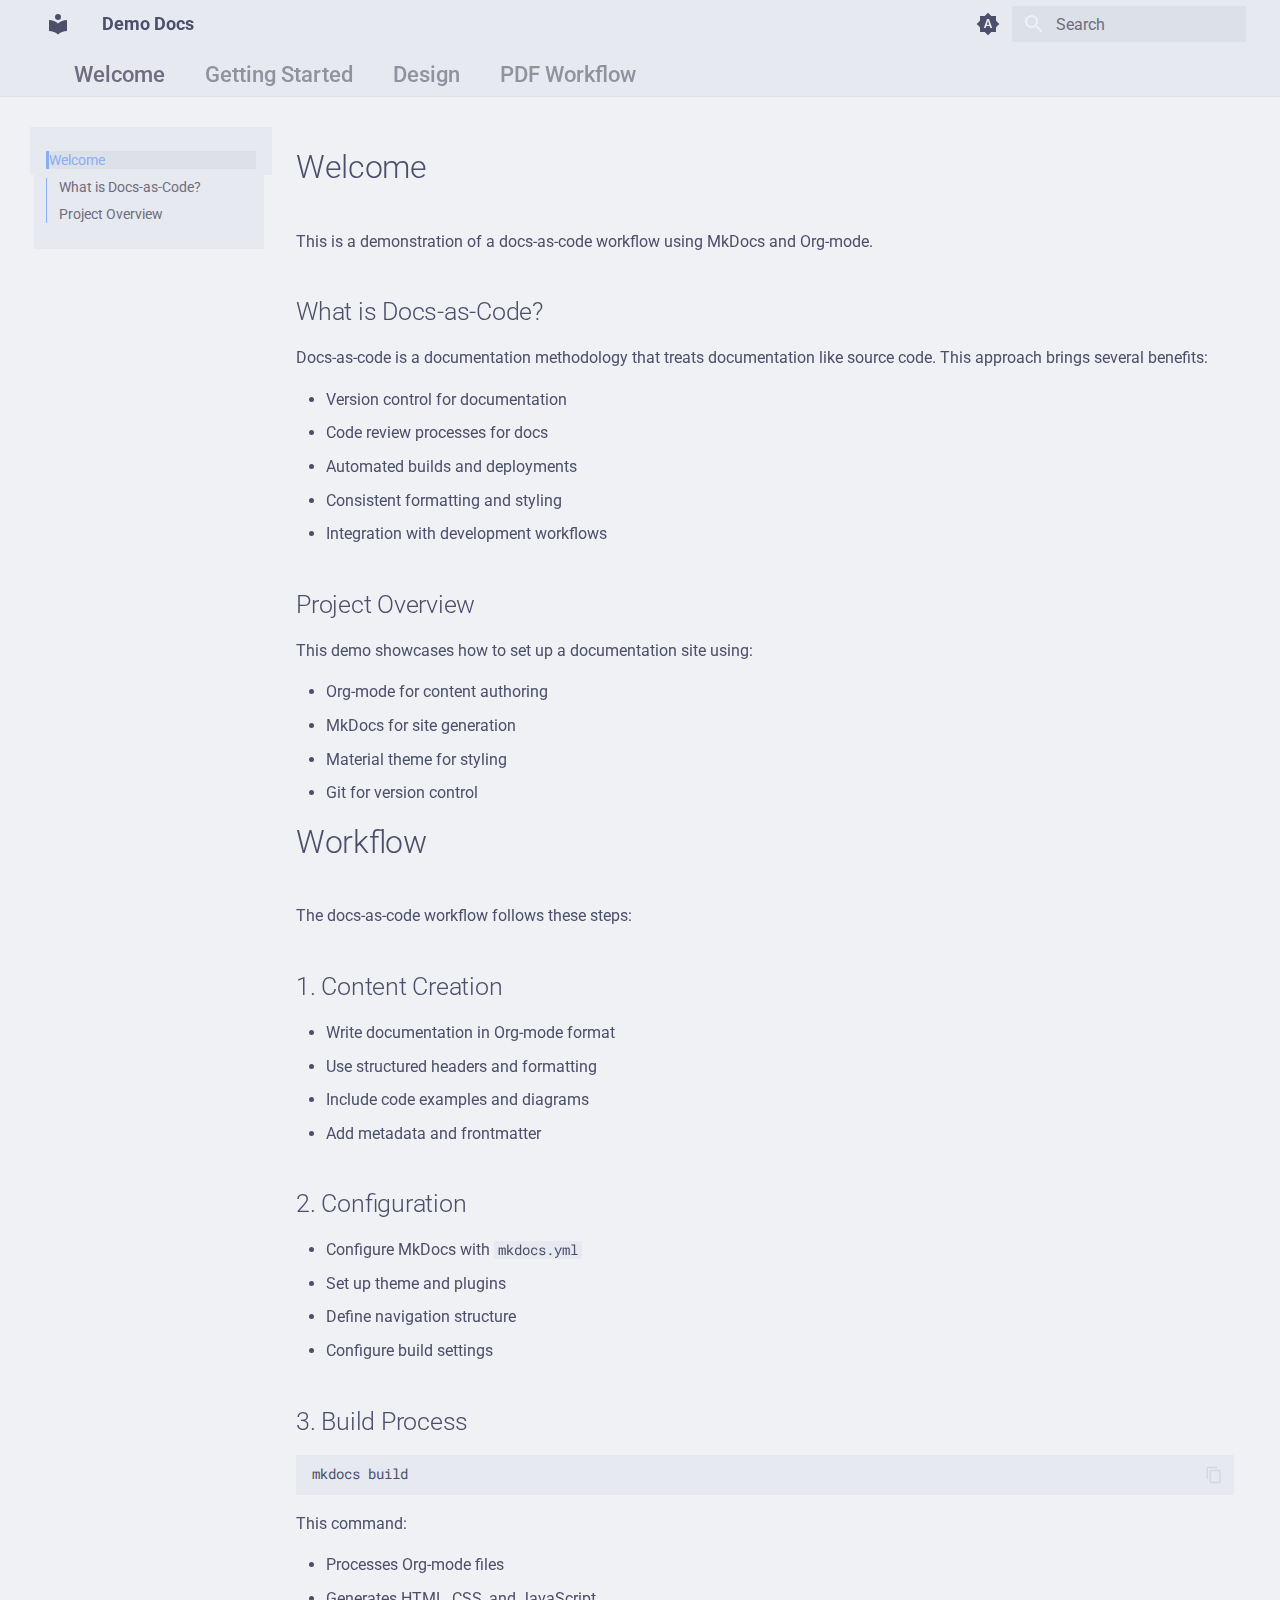
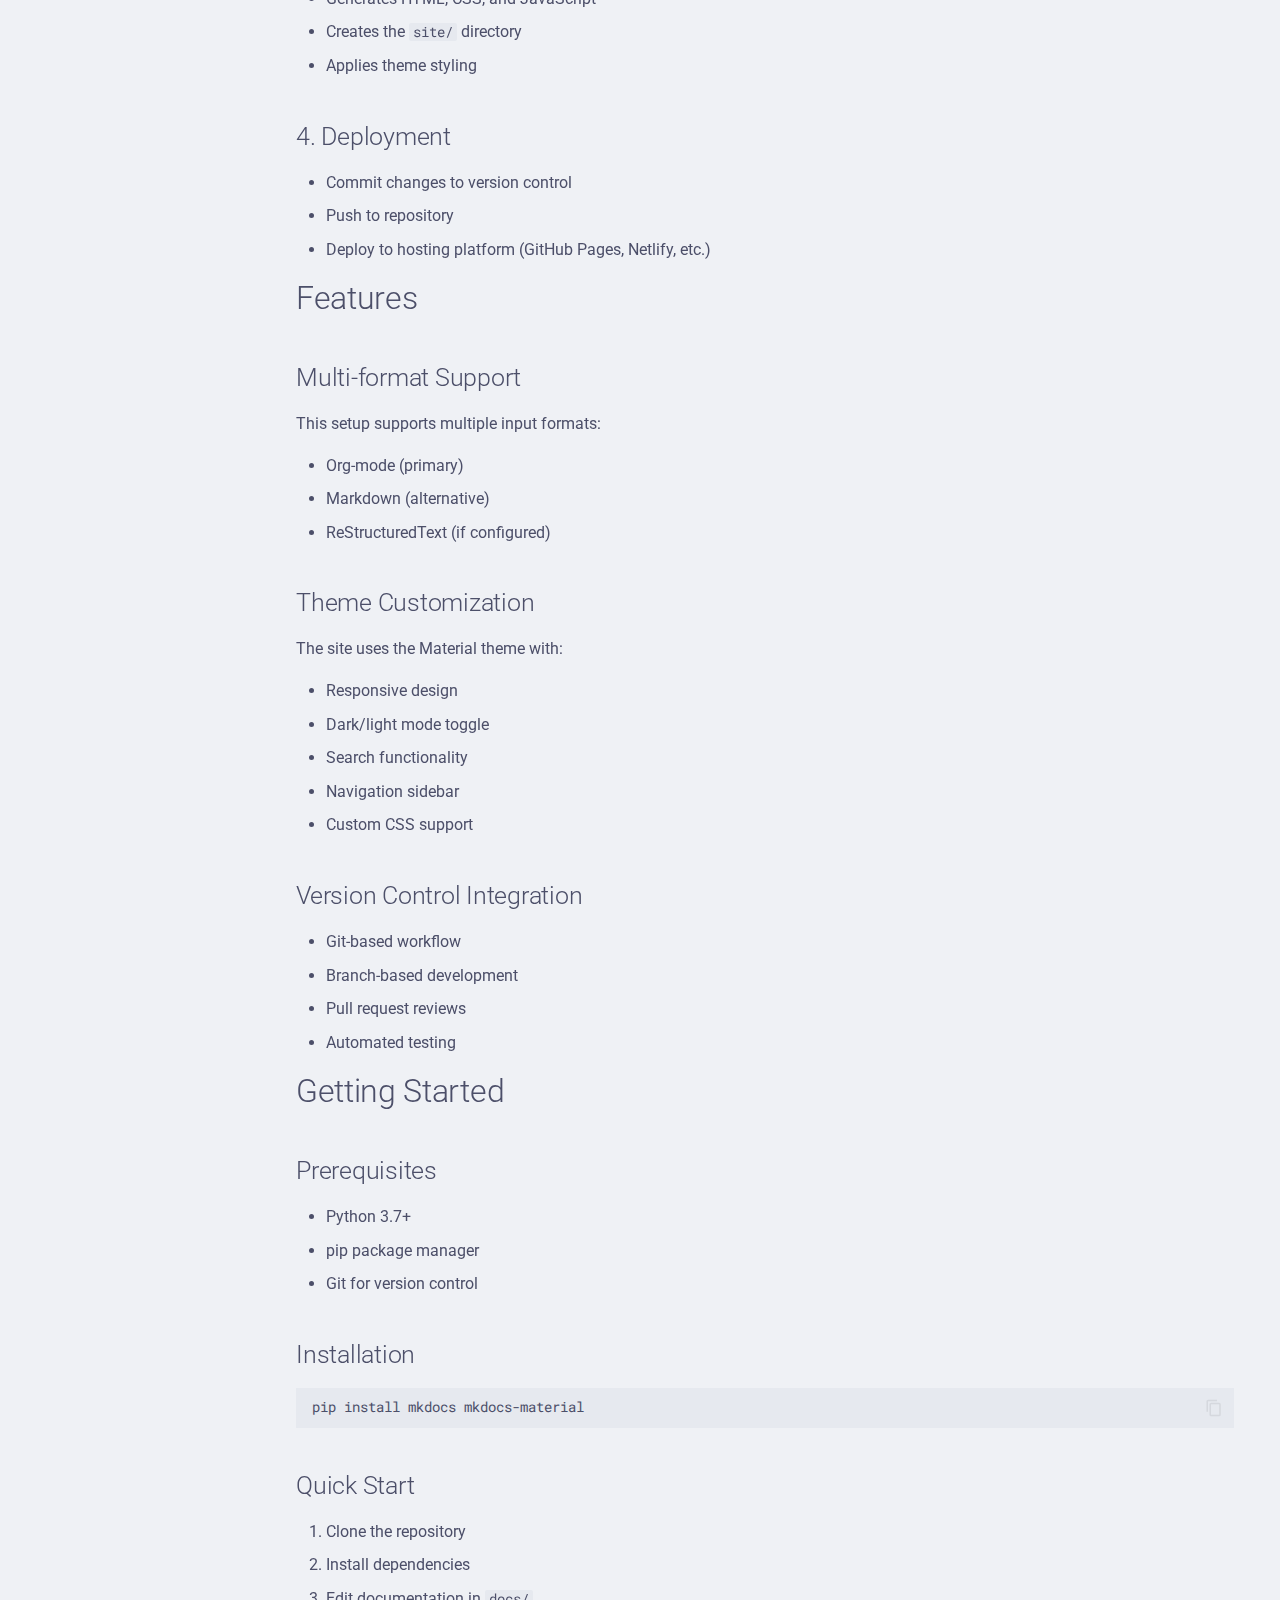
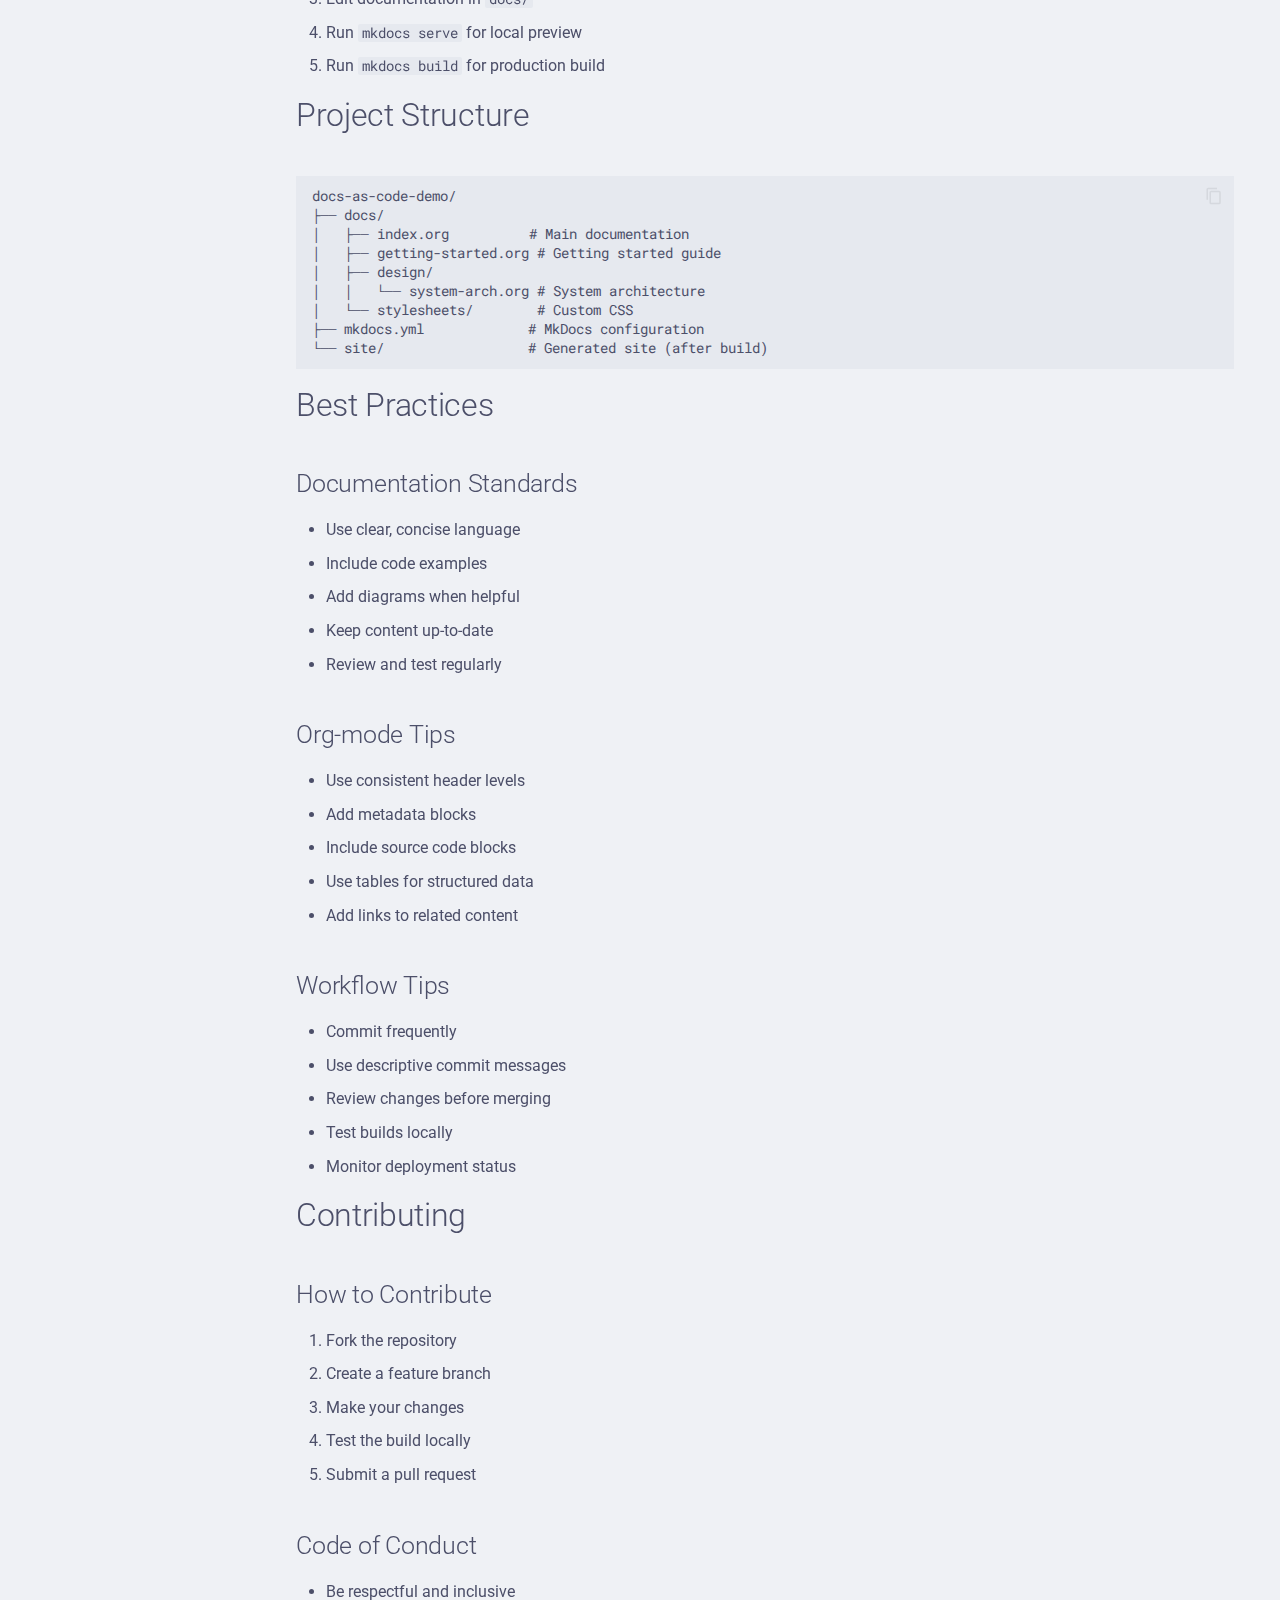
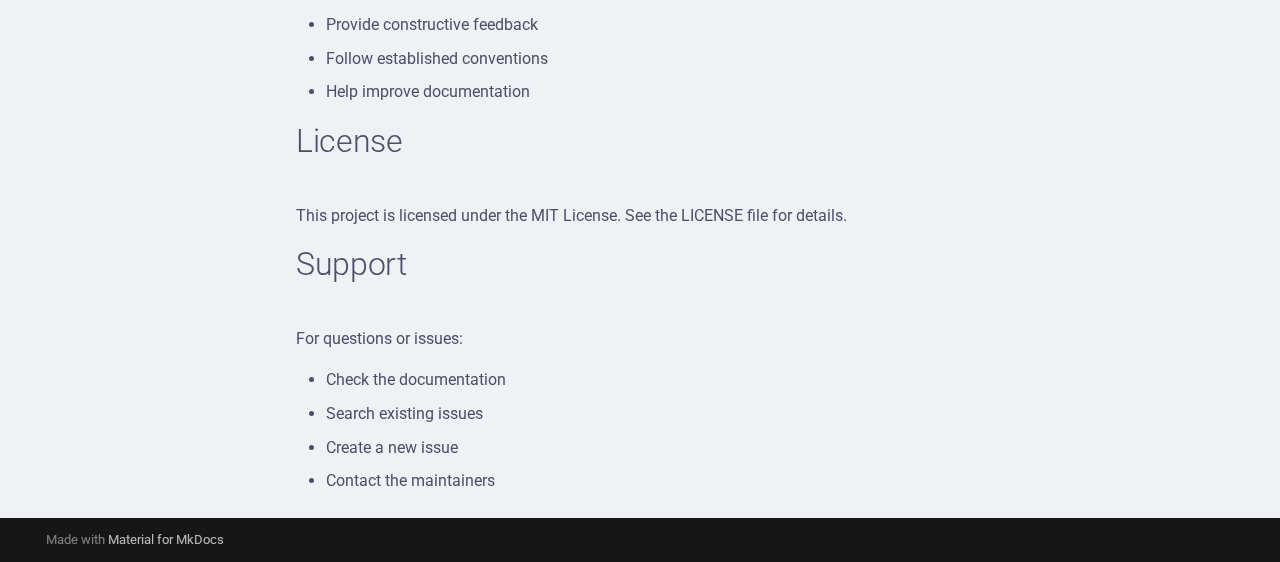
<file: index.html>
<!doctype html>
<html lang="en" class="no-js">
  <head>
    
      <meta charset="utf-8">
      <meta name="viewport" content="width=device-width,initial-scale=1">
      
      
      
      
      
        <link rel="next" href="getting-started/">
      
      
      <link rel="icon" href="assets/images/favicon.png">
      <meta name="generator" content="mkdocs-1.6.1, mkdocs-material-9.6.18">
    
    
      
        <title>Demo Docs</title>
      
    
    
      <link rel="stylesheet" href="assets/stylesheets/main.7e37652d.min.css">
      
        
        <link rel="stylesheet" href="assets/stylesheets/palette.06af60db.min.css">
      
      


    
    
      
    
    
      
        
        
        <link rel="preconnect" href="https://fonts.gstatic.com" crossorigin>
        <link rel="stylesheet" href="https://fonts.googleapis.com/css?family=Roboto:300,300i,400,400i,700,700i%7CRoboto+Mono:400,400i,700,700i&display=fallback">
        <style>:root{--md-text-font:"Roboto";--md-code-font:"Roboto Mono"}</style>
      
    
    
      <link rel="stylesheet" href="stylesheets/catppuccin.css">
    
    <script>__md_scope=new URL(".",location),__md_hash=e=>[...e].reduce(((e,_)=>(e<<5)-e+_.charCodeAt(0)),0),__md_get=(e,_=localStorage,t=__md_scope)=>JSON.parse(_.getItem(t.pathname+"."+e)),__md_set=(e,_,t=localStorage,a=__md_scope)=>{try{t.setItem(a.pathname+"."+e,JSON.stringify(_))}catch(e){}}</script>
    
      

    
    
    
  </head>
  
  
    
    
      
    
    
    
    
    <body dir="ltr" data-md-color-scheme="default" data-md-color-primary="indigo" data-md-color-accent="indigo">
  
    
    <input class="md-toggle" data-md-toggle="drawer" type="checkbox" id="__drawer" autocomplete="off">
    <input class="md-toggle" data-md-toggle="search" type="checkbox" id="__search" autocomplete="off">
    <label class="md-overlay" for="__drawer"></label>
    <div data-md-component="skip">
      
        
        <a href="#welcome" class="md-skip">
          Skip to content
        </a>
      
    </div>
    <div data-md-component="announce">
      
    </div>
    
    
      

<header class="md-header" data-md-component="header">
  <nav class="md-header__inner md-grid" aria-label="Header">
    <a href="." title="Demo Docs" class="md-header__button md-logo" aria-label="Demo Docs" data-md-component="logo">
      
  
  <svg xmlns="http://www.w3.org/2000/svg" viewBox="0 0 24 24"><path d="M12 8a3 3 0 0 0 3-3 3 3 0 0 0-3-3 3 3 0 0 0-3 3 3 3 0 0 0 3 3m0 3.54C9.64 9.35 6.5 8 3 8v11c3.5 0 6.64 1.35 9 3.54 2.36-2.19 5.5-3.54 9-3.54V8c-3.5 0-6.64 1.35-9 3.54"/></svg>

    </a>
    <label class="md-header__button md-icon" for="__drawer">
      
      <svg xmlns="http://www.w3.org/2000/svg" viewBox="0 0 24 24"><path d="M3 6h18v2H3zm0 5h18v2H3zm0 5h18v2H3z"/></svg>
    </label>
    <div class="md-header__title" data-md-component="header-title">
      <div class="md-header__ellipsis">
        <div class="md-header__topic">
          <span class="md-ellipsis">
            Demo Docs
          </span>
        </div>
        <div class="md-header__topic" data-md-component="header-topic">
          <span class="md-ellipsis">
            
              Welcome
            
          </span>
        </div>
      </div>
    </div>
    
      
        <form class="md-header__option" data-md-component="palette">
  
    
    
    
    <input class="md-option" data-md-color-media="" data-md-color-scheme="default" data-md-color-primary="indigo" data-md-color-accent="indigo"  aria-label="Switch to dark mode"  type="radio" name="__palette" id="__palette_0">
    
      <label class="md-header__button md-icon" title="Switch to dark mode" for="__palette_1" hidden>
        <svg xmlns="http://www.w3.org/2000/svg" viewBox="0 0 24 24"><path d="m14.3 16-.7-2h-3.2l-.7 2H7.8L11 7h2l3.2 9zM20 8.69V4h-4.69L12 .69 8.69 4H4v4.69L.69 12 4 15.31V20h4.69L12 23.31 15.31 20H20v-4.69L23.31 12zm-9.15 3.96h2.3L12 9z"/></svg>
      </label>
    
  
    
    
    
    <input class="md-option" data-md-color-media="" data-md-color-scheme="slate" data-md-color-primary="indigo" data-md-color-accent="indigo"  aria-label="Switch to light mode"  type="radio" name="__palette" id="__palette_1">
    
      <label class="md-header__button md-icon" title="Switch to light mode" for="__palette_0" hidden>
        <svg xmlns="http://www.w3.org/2000/svg" viewBox="0 0 24 24"><path d="M12 8a4 4 0 0 0-4 4 4 4 0 0 0 4 4 4 4 0 0 0 4-4 4 4 0 0 0-4-4m0 10a6 6 0 0 1-6-6 6 6 0 0 1 6-6 6 6 0 0 1 6 6 6 6 0 0 1-6 6m8-9.31V4h-4.69L12 .69 8.69 4H4v4.69L.69 12 4 15.31V20h4.69L12 23.31 15.31 20H20v-4.69L23.31 12z"/></svg>
      </label>
    
  
</form>
      
    
    
      <script>var palette=__md_get("__palette");if(palette&&palette.color){if("(prefers-color-scheme)"===palette.color.media){var media=matchMedia("(prefers-color-scheme: light)"),input=document.querySelector(media.matches?"[data-md-color-media='(prefers-color-scheme: light)']":"[data-md-color-media='(prefers-color-scheme: dark)']");palette.color.media=input.getAttribute("data-md-color-media"),palette.color.scheme=input.getAttribute("data-md-color-scheme"),palette.color.primary=input.getAttribute("data-md-color-primary"),palette.color.accent=input.getAttribute("data-md-color-accent")}for(var[key,value]of Object.entries(palette.color))document.body.setAttribute("data-md-color-"+key,value)}</script>
    
    
    
      
      
        <label class="md-header__button md-icon" for="__search">
          
          <svg xmlns="http://www.w3.org/2000/svg" viewBox="0 0 24 24"><path d="M9.5 3A6.5 6.5 0 0 1 16 9.5c0 1.61-.59 3.09-1.56 4.23l.27.27h.79l5 5-1.5 1.5-5-5v-.79l-.27-.27A6.52 6.52 0 0 1 9.5 16 6.5 6.5 0 0 1 3 9.5 6.5 6.5 0 0 1 9.5 3m0 2C7 5 5 7 5 9.5S7 14 9.5 14 14 12 14 9.5 12 5 9.5 5"/></svg>
        </label>
        <div class="md-search" data-md-component="search" role="dialog">
  <label class="md-search__overlay" for="__search"></label>
  <div class="md-search__inner" role="search">
    <form class="md-search__form" name="search">
      <input type="text" class="md-search__input" name="query" aria-label="Search" placeholder="Search" autocapitalize="off" autocorrect="off" autocomplete="off" spellcheck="false" data-md-component="search-query" required>
      <label class="md-search__icon md-icon" for="__search">
        
        <svg xmlns="http://www.w3.org/2000/svg" viewBox="0 0 24 24"><path d="M9.5 3A6.5 6.5 0 0 1 16 9.5c0 1.61-.59 3.09-1.56 4.23l.27.27h.79l5 5-1.5 1.5-5-5v-.79l-.27-.27A6.52 6.52 0 0 1 9.5 16 6.5 6.5 0 0 1 3 9.5 6.5 6.5 0 0 1 9.5 3m0 2C7 5 5 7 5 9.5S7 14 9.5 14 14 12 14 9.5 12 5 9.5 5"/></svg>
        
        <svg xmlns="http://www.w3.org/2000/svg" viewBox="0 0 24 24"><path d="M20 11v2H8l5.5 5.5-1.42 1.42L4.16 12l7.92-7.92L13.5 5.5 8 11z"/></svg>
      </label>
      <nav class="md-search__options" aria-label="Search">
        
        <button type="reset" class="md-search__icon md-icon" title="Clear" aria-label="Clear" tabindex="-1">
          
          <svg xmlns="http://www.w3.org/2000/svg" viewBox="0 0 24 24"><path d="M19 6.41 17.59 5 12 10.59 6.41 5 5 6.41 10.59 12 5 17.59 6.41 19 12 13.41 17.59 19 19 17.59 13.41 12z"/></svg>
        </button>
      </nav>
      
        <div class="md-search__suggest" data-md-component="search-suggest"></div>
      
    </form>
    <div class="md-search__output">
      <div class="md-search__scrollwrap" tabindex="0" data-md-scrollfix>
        <div class="md-search-result" data-md-component="search-result">
          <div class="md-search-result__meta">
            Initializing search
          </div>
          <ol class="md-search-result__list" role="presentation"></ol>
        </div>
      </div>
    </div>
  </div>
</div>
      
    
    
  </nav>
  
</header>
    
    <div class="md-container" data-md-component="container">
      
      
        
          
            
<nav class="md-tabs" aria-label="Tabs" data-md-component="tabs">
  <div class="md-grid">
    <ul class="md-tabs__list">
      
        
  
  
  
    
  
  
    <li class="md-tabs__item md-tabs__item--active">
      <a href="." class="md-tabs__link">
        
  
  
    
  
  Welcome

      </a>
    </li>
  

      
        
  
  
  
  
    <li class="md-tabs__item">
      <a href="getting-started/" class="md-tabs__link">
        
  
  
    
  
  Getting Started

      </a>
    </li>
  

      
        
  
  
  
  
    
    
      <li class="md-tabs__item">
        <a href="design/system-arch/" class="md-tabs__link">
          
  
  
    
  
  Design

        </a>
      </li>
    
  

      
        
  
  
  
  
    <li class="md-tabs__item">
      <a href="pdf-workflow/" class="md-tabs__link">
        
  
  
    
  
  PDF Workflow

      </a>
    </li>
  

      
    </ul>
  </div>
</nav>
          
        
      
      <main class="md-main" data-md-component="main">
        <div class="md-main__inner md-grid">
          
            
              
              <div class="md-sidebar md-sidebar--primary" data-md-component="sidebar" data-md-type="navigation" >
                <div class="md-sidebar__scrollwrap">
                  <div class="md-sidebar__inner">
                    


  


  

<nav class="md-nav md-nav--primary md-nav--lifted md-nav--integrated" aria-label="Navigation" data-md-level="0">
  <label class="md-nav__title" for="__drawer">
    <a href="." title="Demo Docs" class="md-nav__button md-logo" aria-label="Demo Docs" data-md-component="logo">
      
  
  <svg xmlns="http://www.w3.org/2000/svg" viewBox="0 0 24 24"><path d="M12 8a3 3 0 0 0 3-3 3 3 0 0 0-3-3 3 3 0 0 0-3 3 3 3 0 0 0 3 3m0 3.54C9.64 9.35 6.5 8 3 8v11c3.5 0 6.64 1.35 9 3.54 2.36-2.19 5.5-3.54 9-3.54V8c-3.5 0-6.64 1.35-9 3.54"/></svg>

    </a>
    Demo Docs
  </label>
  
  <ul class="md-nav__list" data-md-scrollfix>
    
      
      
  
  
    
  
  
  
    <li class="md-nav__item md-nav__item--active">
      
      <input class="md-nav__toggle md-toggle" type="checkbox" id="__toc">
      
      
        
      
      
        <label class="md-nav__link md-nav__link--active" for="__toc">
          
  
  
  <span class="md-ellipsis">
    Welcome
    
  </span>
  

          <span class="md-nav__icon md-icon"></span>
        </label>
      
      <a href="." class="md-nav__link md-nav__link--active">
        
  
  
  <span class="md-ellipsis">
    Welcome
    
  </span>
  

      </a>
      
        

<nav class="md-nav md-nav--secondary" aria-label="Table of contents">
  
  
  
    
  
  
    <label class="md-nav__title" for="__toc">
      <span class="md-nav__icon md-icon"></span>
      Table of contents
    </label>
    <ul class="md-nav__list" data-md-component="toc" data-md-scrollfix>
      
        <li class="md-nav__item">
  <a href="#what-is-docs-as-code" class="md-nav__link">
    <span class="md-ellipsis">
      What is Docs-as-Code?
    </span>
  </a>
  
</li>
      
        <li class="md-nav__item">
  <a href="#project-overview" class="md-nav__link">
    <span class="md-ellipsis">
      Project Overview
    </span>
  </a>
  
</li>
      
    </ul>
  
</nav>
      
    </li>
  

    
      
      
  
  
  
  
    <li class="md-nav__item">
      <a href="getting-started/" class="md-nav__link">
        
  
  
  <span class="md-ellipsis">
    Getting Started
    
  </span>
  

      </a>
    </li>
  

    
      
      
  
  
  
  
    
    
      
        
      
        
      
    
    
    
      
      
        
      
    
    
    <li class="md-nav__item md-nav__item--nested">
      
        
        
          
        
        <input class="md-nav__toggle md-toggle md-toggle--indeterminate" type="checkbox" id="__nav_3" >
        
          
          <label class="md-nav__link" for="__nav_3" id="__nav_3_label" tabindex="0">
            
  
  
  <span class="md-ellipsis">
    Design
    
  </span>
  

            <span class="md-nav__icon md-icon"></span>
          </label>
        
        <nav class="md-nav" data-md-level="1" aria-labelledby="__nav_3_label" aria-expanded="false">
          <label class="md-nav__title" for="__nav_3">
            <span class="md-nav__icon md-icon"></span>
            Design
          </label>
          <ul class="md-nav__list" data-md-scrollfix>
            
              
                
  
  
  
  
    <li class="md-nav__item">
      <a href="design/system-arch/" class="md-nav__link">
        
  
  
  <span class="md-ellipsis">
    System Architecture
    
  </span>
  

      </a>
    </li>
  

              
            
              
                
  
  
  
  
    <li class="md-nav__item">
      <a href="template/" class="md-nav__link">
        
  
  
  <span class="md-ellipsis">
    Template
    
  </span>
  

      </a>
    </li>
  

              
            
          </ul>
        </nav>
      
    </li>
  

    
      
      
  
  
  
  
    <li class="md-nav__item">
      <a href="pdf-workflow/" class="md-nav__link">
        
  
  
  <span class="md-ellipsis">
    PDF Workflow
    
  </span>
  

      </a>
    </li>
  

    
  </ul>
</nav>
                  </div>
                </div>
              </div>
            
            
          
          
            <div class="md-content" data-md-component="content">
              <article class="md-content__inner md-typeset">
                
                  



<h1 id="welcome">Welcome<a class="headerlink" href="#welcome" title="Permanent link">&para;</a></h1>
<p>This is a demonstration of a docs-as-code workflow using MkDocs and Org-mode.</p>
<h2 id="what-is-docs-as-code">What is Docs-as-Code?<a class="headerlink" href="#what-is-docs-as-code" title="Permanent link">&para;</a></h2>
<p>Docs-as-code is a documentation methodology that treats documentation like source code. This approach brings several benefits:</p>
<ul>
<li>Version control for documentation</li>
<li>Code review processes for docs</li>
<li>Automated builds and deployments</li>
<li>Consistent formatting and styling</li>
<li>Integration with development workflows</li>
</ul>
<h2 id="project-overview">Project Overview<a class="headerlink" href="#project-overview" title="Permanent link">&para;</a></h2>
<p>This demo showcases how to set up a documentation site using:</p>
<ul>
<li>Org-mode for content authoring</li>
<li>MkDocs for site generation</li>
<li>Material theme for styling</li>
<li>Git for version control</li>
</ul>
<h1 id="workflow">Workflow<a class="headerlink" href="#workflow" title="Permanent link">&para;</a></h1>
<p>The docs-as-code workflow follows these steps:</p>
<h2 id="1-content-creation">1. Content Creation<a class="headerlink" href="#1-content-creation" title="Permanent link">&para;</a></h2>
<ul>
<li>Write documentation in Org-mode format</li>
<li>Use structured headers and formatting</li>
<li>Include code examples and diagrams</li>
<li>Add metadata and frontmatter</li>
</ul>
<h2 id="2-configuration">2. Configuration<a class="headerlink" href="#2-configuration" title="Permanent link">&para;</a></h2>
<ul>
<li>Configure MkDocs with <code>mkdocs.yml</code></li>
<li>Set up theme and plugins</li>
<li>Define navigation structure</li>
<li>Configure build settings</li>
</ul>
<h2 id="3-build-process">3. Build Process<a class="headerlink" href="#3-build-process" title="Permanent link">&para;</a></h2>
<div class="language-text highlight"><pre><span></span><code>mkdocs build
</code></pre></div>
<p>This command:</p>
<ul>
<li>Processes Org-mode files</li>
<li>Generates HTML, CSS, and JavaScript</li>
<li>Creates the <code>site/</code> directory</li>
<li>Applies theme styling</li>
</ul>
<h2 id="4-deployment">4. Deployment<a class="headerlink" href="#4-deployment" title="Permanent link">&para;</a></h2>
<ul>
<li>Commit changes to version control</li>
<li>Push to repository</li>
<li>Deploy to hosting platform (GitHub Pages, Netlify, etc.)</li>
</ul>
<h1 id="features">Features<a class="headerlink" href="#features" title="Permanent link">&para;</a></h1>
<h2 id="multi-format-support">Multi-format Support<a class="headerlink" href="#multi-format-support" title="Permanent link">&para;</a></h2>
<p>This setup supports multiple input formats:</p>
<ul>
<li>Org-mode (primary)</li>
<li>Markdown (alternative)</li>
<li>ReStructuredText (if configured)</li>
</ul>
<h2 id="theme-customization">Theme Customization<a class="headerlink" href="#theme-customization" title="Permanent link">&para;</a></h2>
<p>The site uses the Material theme with:</p>
<ul>
<li>Responsive design</li>
<li>Dark/light mode toggle</li>
<li>Search functionality</li>
<li>Navigation sidebar</li>
<li>Custom CSS support</li>
</ul>
<h2 id="version-control-integration">Version Control Integration<a class="headerlink" href="#version-control-integration" title="Permanent link">&para;</a></h2>
<ul>
<li>Git-based workflow</li>
<li>Branch-based development</li>
<li>Pull request reviews</li>
<li>Automated testing</li>
</ul>
<h1 id="getting-started">Getting Started<a class="headerlink" href="#getting-started" title="Permanent link">&para;</a></h1>
<h2 id="prerequisites">Prerequisites<a class="headerlink" href="#prerequisites" title="Permanent link">&para;</a></h2>
<ul>
<li>Python 3.7+</li>
<li>pip package manager</li>
<li>Git for version control</li>
</ul>
<h2 id="installation">Installation<a class="headerlink" href="#installation" title="Permanent link">&para;</a></h2>
<div class="language-text highlight"><pre><span></span><code>pip install mkdocs mkdocs-material
</code></pre></div>
<h2 id="quick-start">Quick Start<a class="headerlink" href="#quick-start" title="Permanent link">&para;</a></h2>
<ol>
<li>Clone the repository</li>
<li>Install dependencies</li>
<li>Edit documentation in <code>docs/</code></li>
<li>Run <code>mkdocs serve</code> for local preview</li>
<li>Run <code>mkdocs build</code> for production build</li>
</ol>
<h1 id="project-structure">Project Structure<a class="headerlink" href="#project-structure" title="Permanent link">&para;</a></h1>
<div class="language-text highlight"><pre><span></span><code>docs-as-code-demo/
├── docs/
│   ├── index.org          # Main documentation
│   ├── getting-started.org # Getting started guide
│   ├── design/
│   │   └── system-arch.org # System architecture
│   └── stylesheets/        # Custom CSS
├── mkdocs.yml             # MkDocs configuration
└── site/                  # Generated site (after build)
</code></pre></div>
<h1 id="best-practices">Best Practices<a class="headerlink" href="#best-practices" title="Permanent link">&para;</a></h1>
<h2 id="documentation-standards">Documentation Standards<a class="headerlink" href="#documentation-standards" title="Permanent link">&para;</a></h2>
<ul>
<li>Use clear, concise language</li>
<li>Include code examples</li>
<li>Add diagrams when helpful</li>
<li>Keep content up-to-date</li>
<li>Review and test regularly</li>
</ul>
<h2 id="org-mode-tips">Org-mode Tips<a class="headerlink" href="#org-mode-tips" title="Permanent link">&para;</a></h2>
<ul>
<li>Use consistent header levels</li>
<li>Add metadata blocks</li>
<li>Include source code blocks</li>
<li>Use tables for structured data</li>
<li>Add links to related content</li>
</ul>
<h2 id="workflow-tips">Workflow Tips<a class="headerlink" href="#workflow-tips" title="Permanent link">&para;</a></h2>
<ul>
<li>Commit frequently</li>
<li>Use descriptive commit messages</li>
<li>Review changes before merging</li>
<li>Test builds locally</li>
<li>Monitor deployment status</li>
</ul>
<h1 id="contributing">Contributing<a class="headerlink" href="#contributing" title="Permanent link">&para;</a></h1>
<h2 id="how-to-contribute">How to Contribute<a class="headerlink" href="#how-to-contribute" title="Permanent link">&para;</a></h2>
<ol>
<li>Fork the repository</li>
<li>Create a feature branch</li>
<li>Make your changes</li>
<li>Test the build locally</li>
<li>Submit a pull request</li>
</ol>
<h2 id="code-of-conduct">Code of Conduct<a class="headerlink" href="#code-of-conduct" title="Permanent link">&para;</a></h2>
<ul>
<li>Be respectful and inclusive</li>
<li>Provide constructive feedback</li>
<li>Follow established conventions</li>
<li>Help improve documentation</li>
</ul>
<h1 id="license">License<a class="headerlink" href="#license" title="Permanent link">&para;</a></h1>
<p>This project is licensed under the MIT License. See the LICENSE file for details.</p>
<h1 id="support">Support<a class="headerlink" href="#support" title="Permanent link">&para;</a></h1>
<p>For questions or issues:</p>
<ul>
<li>Check the documentation</li>
<li>Search existing issues</li>
<li>Create a new issue</li>
<li>Contact the maintainers</li>
</ul>












                
              </article>
            </div>
          
          
<script>var target=document.getElementById(location.hash.slice(1));target&&target.name&&(target.checked=target.name.startsWith("__tabbed_"))</script>
        </div>
        
      </main>
      
        <footer class="md-footer">
  
  <div class="md-footer-meta md-typeset">
    <div class="md-footer-meta__inner md-grid">
      <div class="md-copyright">
  
  
    Made with
    <a href="https://squidfunk.github.io/mkdocs-material/" target="_blank" rel="noopener">
      Material for MkDocs
    </a>
  
</div>
      
    </div>
  </div>
</footer>
      
    </div>
    <div class="md-dialog" data-md-component="dialog">
      <div class="md-dialog__inner md-typeset"></div>
    </div>
    
    
    
      
      <script id="__config" type="application/json">{"base": ".", "features": ["navigation.instant", "navigation.tabs", "toc.integrate", "content.code.copy", "search.suggest", "navigation.expand", "navigation.sections", "navigation.tracking", "navigation.indexes"], "search": "assets/javascripts/workers/search.973d3a69.min.js", "tags": null, "translations": {"clipboard.copied": "Copied to clipboard", "clipboard.copy": "Copy to clipboard", "search.result.more.one": "1 more on this page", "search.result.more.other": "# more on this page", "search.result.none": "No matching documents", "search.result.one": "1 matching document", "search.result.other": "# matching documents", "search.result.placeholder": "Type to start searching", "search.result.term.missing": "Missing", "select.version": "Select version"}, "version": null}</script>
    
    
      <script src="assets/javascripts/bundle.92b07e13.min.js"></script>
      
    
  </body>
</html>
</file>
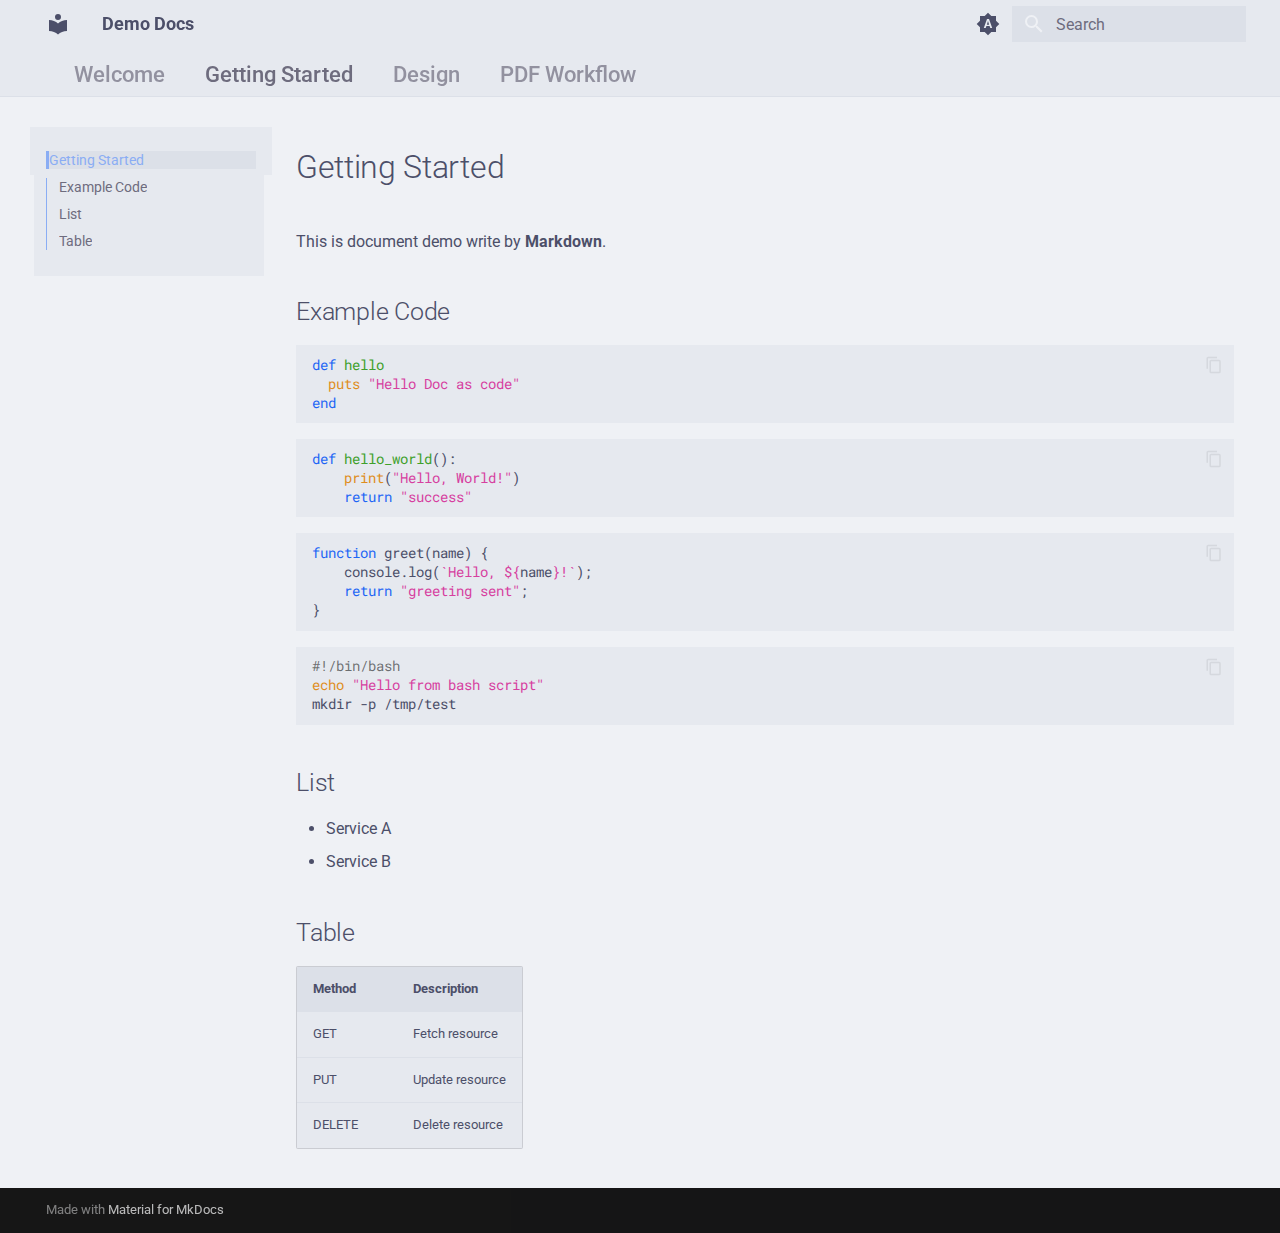
<file: getting-started/index.html>
<!doctype html>
<html lang="en" class="no-js">
  <head>
    
      <meta charset="utf-8">
      <meta name="viewport" content="width=device-width,initial-scale=1">
      
      
      
      
        <link rel="prev" href="..">
      
      
        <link rel="next" href="../design/system-arch/">
      
      
      <link rel="icon" href="../assets/images/favicon.png">
      <meta name="generator" content="mkdocs-1.6.1, mkdocs-material-9.6.18">
    
    
      
        <title>Getting Started - Demo Docs</title>
      
    
    
      <link rel="stylesheet" href="../assets/stylesheets/main.7e37652d.min.css">
      
        
        <link rel="stylesheet" href="../assets/stylesheets/palette.06af60db.min.css">
      
      


    
    
      
    
    
      
        
        
        <link rel="preconnect" href="https://fonts.gstatic.com" crossorigin>
        <link rel="stylesheet" href="https://fonts.googleapis.com/css?family=Roboto:300,300i,400,400i,700,700i%7CRoboto+Mono:400,400i,700,700i&display=fallback">
        <style>:root{--md-text-font:"Roboto";--md-code-font:"Roboto Mono"}</style>
      
    
    
      <link rel="stylesheet" href="../stylesheets/catppuccin.css">
    
    <script>__md_scope=new URL("..",location),__md_hash=e=>[...e].reduce(((e,_)=>(e<<5)-e+_.charCodeAt(0)),0),__md_get=(e,_=localStorage,t=__md_scope)=>JSON.parse(_.getItem(t.pathname+"."+e)),__md_set=(e,_,t=localStorage,a=__md_scope)=>{try{t.setItem(a.pathname+"."+e,JSON.stringify(_))}catch(e){}}</script>
    
      

    
    
    
  </head>
  
  
    
    
      
    
    
    
    
    <body dir="ltr" data-md-color-scheme="default" data-md-color-primary="indigo" data-md-color-accent="indigo">
  
    
    <input class="md-toggle" data-md-toggle="drawer" type="checkbox" id="__drawer" autocomplete="off">
    <input class="md-toggle" data-md-toggle="search" type="checkbox" id="__search" autocomplete="off">
    <label class="md-overlay" for="__drawer"></label>
    <div data-md-component="skip">
      
        
        <a href="#getting-started" class="md-skip">
          Skip to content
        </a>
      
    </div>
    <div data-md-component="announce">
      
    </div>
    
    
      

<header class="md-header" data-md-component="header">
  <nav class="md-header__inner md-grid" aria-label="Header">
    <a href=".." title="Demo Docs" class="md-header__button md-logo" aria-label="Demo Docs" data-md-component="logo">
      
  
  <svg xmlns="http://www.w3.org/2000/svg" viewBox="0 0 24 24"><path d="M12 8a3 3 0 0 0 3-3 3 3 0 0 0-3-3 3 3 0 0 0-3 3 3 3 0 0 0 3 3m0 3.54C9.64 9.35 6.5 8 3 8v11c3.5 0 6.64 1.35 9 3.54 2.36-2.19 5.5-3.54 9-3.54V8c-3.5 0-6.64 1.35-9 3.54"/></svg>

    </a>
    <label class="md-header__button md-icon" for="__drawer">
      
      <svg xmlns="http://www.w3.org/2000/svg" viewBox="0 0 24 24"><path d="M3 6h18v2H3zm0 5h18v2H3zm0 5h18v2H3z"/></svg>
    </label>
    <div class="md-header__title" data-md-component="header-title">
      <div class="md-header__ellipsis">
        <div class="md-header__topic">
          <span class="md-ellipsis">
            Demo Docs
          </span>
        </div>
        <div class="md-header__topic" data-md-component="header-topic">
          <span class="md-ellipsis">
            
              Getting Started
            
          </span>
        </div>
      </div>
    </div>
    
      
        <form class="md-header__option" data-md-component="palette">
  
    
    
    
    <input class="md-option" data-md-color-media="" data-md-color-scheme="default" data-md-color-primary="indigo" data-md-color-accent="indigo"  aria-label="Switch to dark mode"  type="radio" name="__palette" id="__palette_0">
    
      <label class="md-header__button md-icon" title="Switch to dark mode" for="__palette_1" hidden>
        <svg xmlns="http://www.w3.org/2000/svg" viewBox="0 0 24 24"><path d="m14.3 16-.7-2h-3.2l-.7 2H7.8L11 7h2l3.2 9zM20 8.69V4h-4.69L12 .69 8.69 4H4v4.69L.69 12 4 15.31V20h4.69L12 23.31 15.31 20H20v-4.69L23.31 12zm-9.15 3.96h2.3L12 9z"/></svg>
      </label>
    
  
    
    
    
    <input class="md-option" data-md-color-media="" data-md-color-scheme="slate" data-md-color-primary="indigo" data-md-color-accent="indigo"  aria-label="Switch to light mode"  type="radio" name="__palette" id="__palette_1">
    
      <label class="md-header__button md-icon" title="Switch to light mode" for="__palette_0" hidden>
        <svg xmlns="http://www.w3.org/2000/svg" viewBox="0 0 24 24"><path d="M12 8a4 4 0 0 0-4 4 4 4 0 0 0 4 4 4 4 0 0 0 4-4 4 4 0 0 0-4-4m0 10a6 6 0 0 1-6-6 6 6 0 0 1 6-6 6 6 0 0 1 6 6 6 6 0 0 1-6 6m8-9.31V4h-4.69L12 .69 8.69 4H4v4.69L.69 12 4 15.31V20h4.69L12 23.31 15.31 20H20v-4.69L23.31 12z"/></svg>
      </label>
    
  
</form>
      
    
    
      <script>var palette=__md_get("__palette");if(palette&&palette.color){if("(prefers-color-scheme)"===palette.color.media){var media=matchMedia("(prefers-color-scheme: light)"),input=document.querySelector(media.matches?"[data-md-color-media='(prefers-color-scheme: light)']":"[data-md-color-media='(prefers-color-scheme: dark)']");palette.color.media=input.getAttribute("data-md-color-media"),palette.color.scheme=input.getAttribute("data-md-color-scheme"),palette.color.primary=input.getAttribute("data-md-color-primary"),palette.color.accent=input.getAttribute("data-md-color-accent")}for(var[key,value]of Object.entries(palette.color))document.body.setAttribute("data-md-color-"+key,value)}</script>
    
    
    
      
      
        <label class="md-header__button md-icon" for="__search">
          
          <svg xmlns="http://www.w3.org/2000/svg" viewBox="0 0 24 24"><path d="M9.5 3A6.5 6.5 0 0 1 16 9.5c0 1.61-.59 3.09-1.56 4.23l.27.27h.79l5 5-1.5 1.5-5-5v-.79l-.27-.27A6.52 6.52 0 0 1 9.5 16 6.5 6.5 0 0 1 3 9.5 6.5 6.5 0 0 1 9.5 3m0 2C7 5 5 7 5 9.5S7 14 9.5 14 14 12 14 9.5 12 5 9.5 5"/></svg>
        </label>
        <div class="md-search" data-md-component="search" role="dialog">
  <label class="md-search__overlay" for="__search"></label>
  <div class="md-search__inner" role="search">
    <form class="md-search__form" name="search">
      <input type="text" class="md-search__input" name="query" aria-label="Search" placeholder="Search" autocapitalize="off" autocorrect="off" autocomplete="off" spellcheck="false" data-md-component="search-query" required>
      <label class="md-search__icon md-icon" for="__search">
        
        <svg xmlns="http://www.w3.org/2000/svg" viewBox="0 0 24 24"><path d="M9.5 3A6.5 6.5 0 0 1 16 9.5c0 1.61-.59 3.09-1.56 4.23l.27.27h.79l5 5-1.5 1.5-5-5v-.79l-.27-.27A6.52 6.52 0 0 1 9.5 16 6.5 6.5 0 0 1 3 9.5 6.5 6.5 0 0 1 9.5 3m0 2C7 5 5 7 5 9.5S7 14 9.5 14 14 12 14 9.5 12 5 9.5 5"/></svg>
        
        <svg xmlns="http://www.w3.org/2000/svg" viewBox="0 0 24 24"><path d="M20 11v2H8l5.5 5.5-1.42 1.42L4.16 12l7.92-7.92L13.5 5.5 8 11z"/></svg>
      </label>
      <nav class="md-search__options" aria-label="Search">
        
        <button type="reset" class="md-search__icon md-icon" title="Clear" aria-label="Clear" tabindex="-1">
          
          <svg xmlns="http://www.w3.org/2000/svg" viewBox="0 0 24 24"><path d="M19 6.41 17.59 5 12 10.59 6.41 5 5 6.41 10.59 12 5 17.59 6.41 19 12 13.41 17.59 19 19 17.59 13.41 12z"/></svg>
        </button>
      </nav>
      
        <div class="md-search__suggest" data-md-component="search-suggest"></div>
      
    </form>
    <div class="md-search__output">
      <div class="md-search__scrollwrap" tabindex="0" data-md-scrollfix>
        <div class="md-search-result" data-md-component="search-result">
          <div class="md-search-result__meta">
            Initializing search
          </div>
          <ol class="md-search-result__list" role="presentation"></ol>
        </div>
      </div>
    </div>
  </div>
</div>
      
    
    
  </nav>
  
</header>
    
    <div class="md-container" data-md-component="container">
      
      
        
          
            
<nav class="md-tabs" aria-label="Tabs" data-md-component="tabs">
  <div class="md-grid">
    <ul class="md-tabs__list">
      
        
  
  
  
  
    <li class="md-tabs__item">
      <a href=".." class="md-tabs__link">
        
  
  
    
  
  Welcome

      </a>
    </li>
  

      
        
  
  
  
    
  
  
    <li class="md-tabs__item md-tabs__item--active">
      <a href="./" class="md-tabs__link">
        
  
  
    
  
  Getting Started

      </a>
    </li>
  

      
        
  
  
  
  
    
    
      <li class="md-tabs__item">
        <a href="../design/system-arch/" class="md-tabs__link">
          
  
  
    
  
  Design

        </a>
      </li>
    
  

      
        
  
  
  
  
    <li class="md-tabs__item">
      <a href="../pdf-workflow/" class="md-tabs__link">
        
  
  
    
  
  PDF Workflow

      </a>
    </li>
  

      
    </ul>
  </div>
</nav>
          
        
      
      <main class="md-main" data-md-component="main">
        <div class="md-main__inner md-grid">
          
            
              
              <div class="md-sidebar md-sidebar--primary" data-md-component="sidebar" data-md-type="navigation" >
                <div class="md-sidebar__scrollwrap">
                  <div class="md-sidebar__inner">
                    


  


  

<nav class="md-nav md-nav--primary md-nav--lifted md-nav--integrated" aria-label="Navigation" data-md-level="0">
  <label class="md-nav__title" for="__drawer">
    <a href=".." title="Demo Docs" class="md-nav__button md-logo" aria-label="Demo Docs" data-md-component="logo">
      
  
  <svg xmlns="http://www.w3.org/2000/svg" viewBox="0 0 24 24"><path d="M12 8a3 3 0 0 0 3-3 3 3 0 0 0-3-3 3 3 0 0 0-3 3 3 3 0 0 0 3 3m0 3.54C9.64 9.35 6.5 8 3 8v11c3.5 0 6.64 1.35 9 3.54 2.36-2.19 5.5-3.54 9-3.54V8c-3.5 0-6.64 1.35-9 3.54"/></svg>

    </a>
    Demo Docs
  </label>
  
  <ul class="md-nav__list" data-md-scrollfix>
    
      
      
  
  
  
  
    <li class="md-nav__item">
      <a href=".." class="md-nav__link">
        
  
  
  <span class="md-ellipsis">
    Welcome
    
  </span>
  

      </a>
    </li>
  

    
      
      
  
  
    
  
  
  
    <li class="md-nav__item md-nav__item--active">
      
      <input class="md-nav__toggle md-toggle" type="checkbox" id="__toc">
      
      
        
      
      
        <label class="md-nav__link md-nav__link--active" for="__toc">
          
  
  
  <span class="md-ellipsis">
    Getting Started
    
  </span>
  

          <span class="md-nav__icon md-icon"></span>
        </label>
      
      <a href="./" class="md-nav__link md-nav__link--active">
        
  
  
  <span class="md-ellipsis">
    Getting Started
    
  </span>
  

      </a>
      
        

<nav class="md-nav md-nav--secondary" aria-label="Table of contents">
  
  
  
    
  
  
    <label class="md-nav__title" for="__toc">
      <span class="md-nav__icon md-icon"></span>
      Table of contents
    </label>
    <ul class="md-nav__list" data-md-component="toc" data-md-scrollfix>
      
        <li class="md-nav__item">
  <a href="#example-code" class="md-nav__link">
    <span class="md-ellipsis">
      Example Code
    </span>
  </a>
  
</li>
      
        <li class="md-nav__item">
  <a href="#list" class="md-nav__link">
    <span class="md-ellipsis">
      List
    </span>
  </a>
  
</li>
      
        <li class="md-nav__item">
  <a href="#table" class="md-nav__link">
    <span class="md-ellipsis">
      Table
    </span>
  </a>
  
</li>
      
    </ul>
  
</nav>
      
    </li>
  

    
      
      
  
  
  
  
    
    
      
        
      
        
      
    
    
    
      
      
        
      
    
    
    <li class="md-nav__item md-nav__item--nested">
      
        
        
          
        
        <input class="md-nav__toggle md-toggle md-toggle--indeterminate" type="checkbox" id="__nav_3" >
        
          
          <label class="md-nav__link" for="__nav_3" id="__nav_3_label" tabindex="0">
            
  
  
  <span class="md-ellipsis">
    Design
    
  </span>
  

            <span class="md-nav__icon md-icon"></span>
          </label>
        
        <nav class="md-nav" data-md-level="1" aria-labelledby="__nav_3_label" aria-expanded="false">
          <label class="md-nav__title" for="__nav_3">
            <span class="md-nav__icon md-icon"></span>
            Design
          </label>
          <ul class="md-nav__list" data-md-scrollfix>
            
              
                
  
  
  
  
    <li class="md-nav__item">
      <a href="../design/system-arch/" class="md-nav__link">
        
  
  
  <span class="md-ellipsis">
    System Architecture
    
  </span>
  

      </a>
    </li>
  

              
            
              
                
  
  
  
  
    <li class="md-nav__item">
      <a href="../template/" class="md-nav__link">
        
  
  
  <span class="md-ellipsis">
    Template
    
  </span>
  

      </a>
    </li>
  

              
            
          </ul>
        </nav>
      
    </li>
  

    
      
      
  
  
  
  
    <li class="md-nav__item">
      <a href="../pdf-workflow/" class="md-nav__link">
        
  
  
  <span class="md-ellipsis">
    PDF Workflow
    
  </span>
  

      </a>
    </li>
  

    
  </ul>
</nav>
                  </div>
                </div>
              </div>
            
            
          
          
            <div class="md-content" data-md-component="content">
              <article class="md-content__inner md-typeset">
                
                  



<h1 id="getting-started">Getting Started<a class="headerlink" href="#getting-started" title="Permanent link">&para;</a></h1>
<p>This is document demo write by <strong>Markdown</strong>.</p>
<h2 id="example-code">Example Code<a class="headerlink" href="#example-code" title="Permanent link">&para;</a></h2>
<div class="language-ruby highlight"><pre><span></span><code><span id="__span-0-1"><a id="__codelineno-0-1" name="__codelineno-0-1" href="#__codelineno-0-1"></a><span class="k">def</span><span class="w"> </span><span class="nf">hello</span>
</span><span id="__span-0-2"><a id="__codelineno-0-2" name="__codelineno-0-2" href="#__codelineno-0-2"></a><span class="w">  </span><span class="nb">puts</span><span class="w"> </span><span class="s2">&quot;Hello Doc as code&quot;</span>
</span><span id="__span-0-3"><a id="__codelineno-0-3" name="__codelineno-0-3" href="#__codelineno-0-3"></a><span class="k">end</span>
</span></code></pre></div>
<div class="language-python highlight"><pre><span></span><code><span id="__span-1-1"><a id="__codelineno-1-1" name="__codelineno-1-1" href="#__codelineno-1-1"></a><span class="k">def</span><span class="w"> </span><span class="nf">hello_world</span><span class="p">():</span>
</span><span id="__span-1-2"><a id="__codelineno-1-2" name="__codelineno-1-2" href="#__codelineno-1-2"></a>    <span class="nb">print</span><span class="p">(</span><span class="s2">&quot;Hello, World!&quot;</span><span class="p">)</span>
</span><span id="__span-1-3"><a id="__codelineno-1-3" name="__codelineno-1-3" href="#__codelineno-1-3"></a>    <span class="k">return</span> <span class="s2">&quot;success&quot;</span>
</span></code></pre></div>
<div class="language-javascript highlight"><pre><span></span><code><span id="__span-2-1"><a id="__codelineno-2-1" name="__codelineno-2-1" href="#__codelineno-2-1"></a><span class="kd">function</span><span class="w"> </span><span class="nx">greet</span><span class="p">(</span><span class="nx">name</span><span class="p">)</span><span class="w"> </span><span class="p">{</span>
</span><span id="__span-2-2"><a id="__codelineno-2-2" name="__codelineno-2-2" href="#__codelineno-2-2"></a><span class="w">    </span><span class="nx">console</span><span class="p">.</span><span class="nx">log</span><span class="p">(</span><span class="sb">`Hello, </span><span class="si">${</span><span class="nx">name</span><span class="si">}</span><span class="sb">!`</span><span class="p">);</span>
</span><span id="__span-2-3"><a id="__codelineno-2-3" name="__codelineno-2-3" href="#__codelineno-2-3"></a><span class="w">    </span><span class="k">return</span><span class="w"> </span><span class="s2">&quot;greeting sent&quot;</span><span class="p">;</span>
</span><span id="__span-2-4"><a id="__codelineno-2-4" name="__codelineno-2-4" href="#__codelineno-2-4"></a><span class="p">}</span>
</span></code></pre></div>
<div class="language-bash highlight"><pre><span></span><code><span id="__span-3-1"><a id="__codelineno-3-1" name="__codelineno-3-1" href="#__codelineno-3-1"></a><span class="ch">#!/bin/bash</span>
</span><span id="__span-3-2"><a id="__codelineno-3-2" name="__codelineno-3-2" href="#__codelineno-3-2"></a><span class="nb">echo</span><span class="w"> </span><span class="s2">&quot;Hello from bash script&quot;</span>
</span><span id="__span-3-3"><a id="__codelineno-3-3" name="__codelineno-3-3" href="#__codelineno-3-3"></a>mkdir<span class="w"> </span>-p<span class="w"> </span>/tmp/test
</span></code></pre></div>
<h2 id="list">List<a class="headerlink" href="#list" title="Permanent link">&para;</a></h2>
<ul>
<li>Service A</li>
<li>Service B</li>
</ul>
<h2 id="table">Table<a class="headerlink" href="#table" title="Permanent link">&para;</a></h2>
<table border="2" cellspacing="0" cellpadding="6" rules="groups" frame="hsides">


<colgroup>
<col  class="org-left" />

<col  class="org-left" />
</colgroup>
<thead>
<tr>
<th scope="col" class="org-left">Method</th>
<th scope="col" class="org-left">Description</th>
</tr>
</thead>
<tbody>
<tr>
<td class="org-left">GET</td>
<td class="org-left">Fetch resource</td>
</tr>

<tr>
<td class="org-left">PUT</td>
<td class="org-left">Update resource</td>
</tr>

<tr>
<td class="org-left">DELETE</td>
<td class="org-left">Delete resource</td>
</tr>
</tbody>
</table>












                
              </article>
            </div>
          
          
<script>var target=document.getElementById(location.hash.slice(1));target&&target.name&&(target.checked=target.name.startsWith("__tabbed_"))</script>
        </div>
        
      </main>
      
        <footer class="md-footer">
  
  <div class="md-footer-meta md-typeset">
    <div class="md-footer-meta__inner md-grid">
      <div class="md-copyright">
  
  
    Made with
    <a href="https://squidfunk.github.io/mkdocs-material/" target="_blank" rel="noopener">
      Material for MkDocs
    </a>
  
</div>
      
    </div>
  </div>
</footer>
      
    </div>
    <div class="md-dialog" data-md-component="dialog">
      <div class="md-dialog__inner md-typeset"></div>
    </div>
    
    
    
      
      <script id="__config" type="application/json">{"base": "..", "features": ["navigation.instant", "navigation.tabs", "toc.integrate", "content.code.copy", "search.suggest", "navigation.expand", "navigation.sections", "navigation.tracking", "navigation.indexes"], "search": "../assets/javascripts/workers/search.973d3a69.min.js", "tags": null, "translations": {"clipboard.copied": "Copied to clipboard", "clipboard.copy": "Copy to clipboard", "search.result.more.one": "1 more on this page", "search.result.more.other": "# more on this page", "search.result.none": "No matching documents", "search.result.one": "1 matching document", "search.result.other": "# matching documents", "search.result.placeholder": "Type to start searching", "search.result.term.missing": "Missing", "select.version": "Select version"}, "version": null}</script>
    
    
      <script src="../assets/javascripts/bundle.92b07e13.min.js"></script>
      
    
  </body>
</html>
</file>
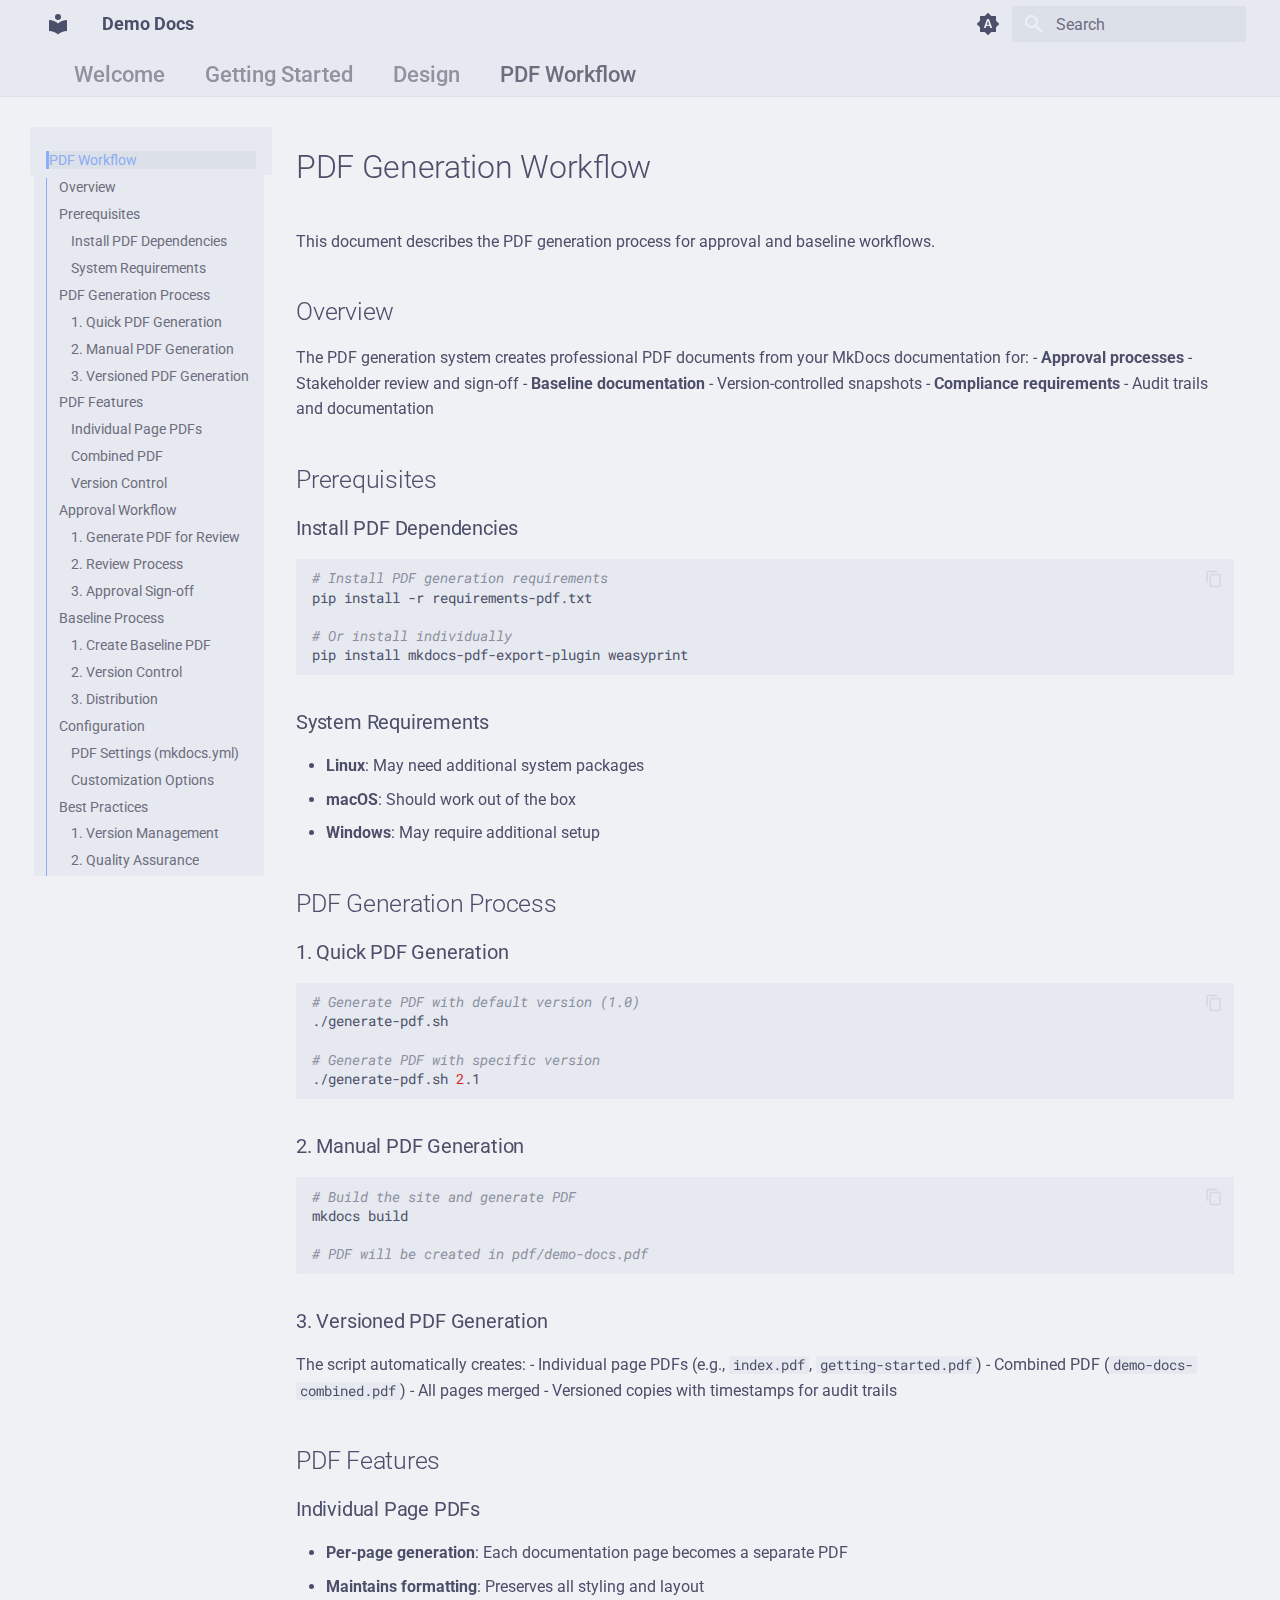
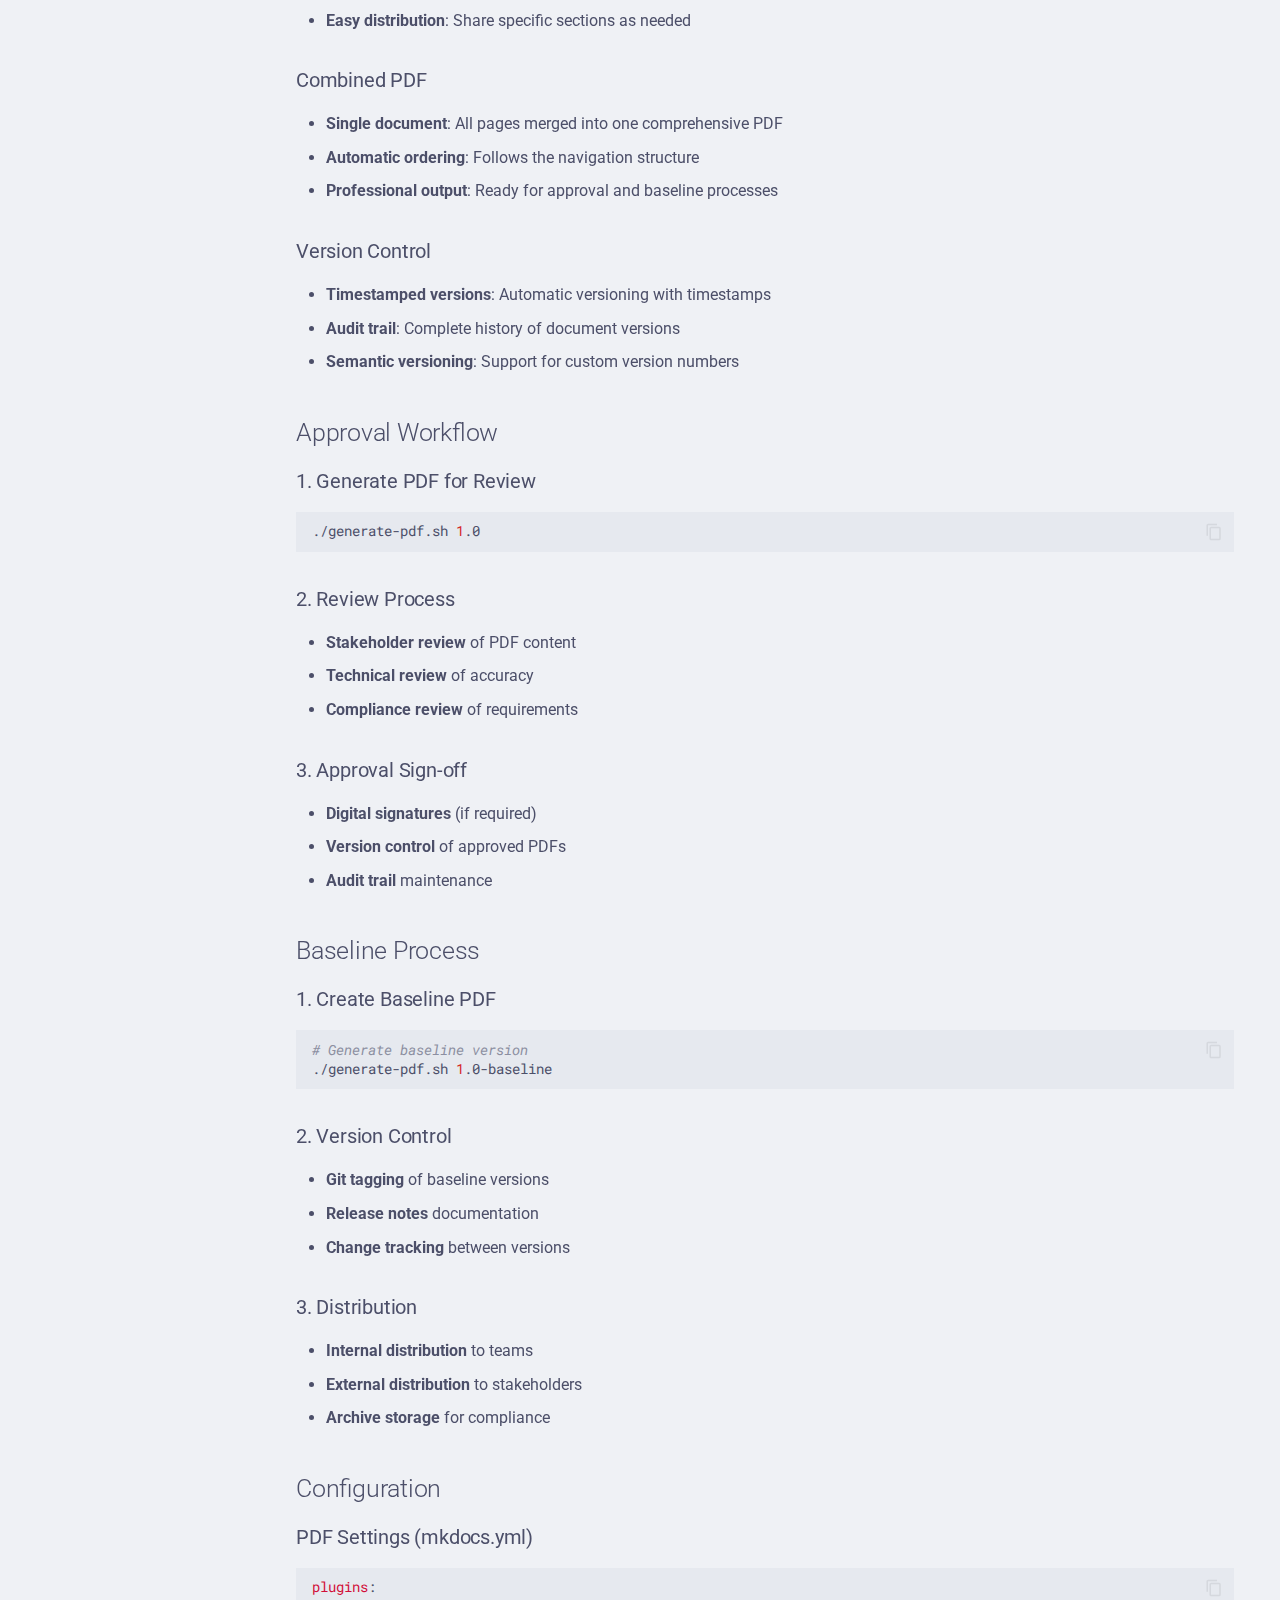
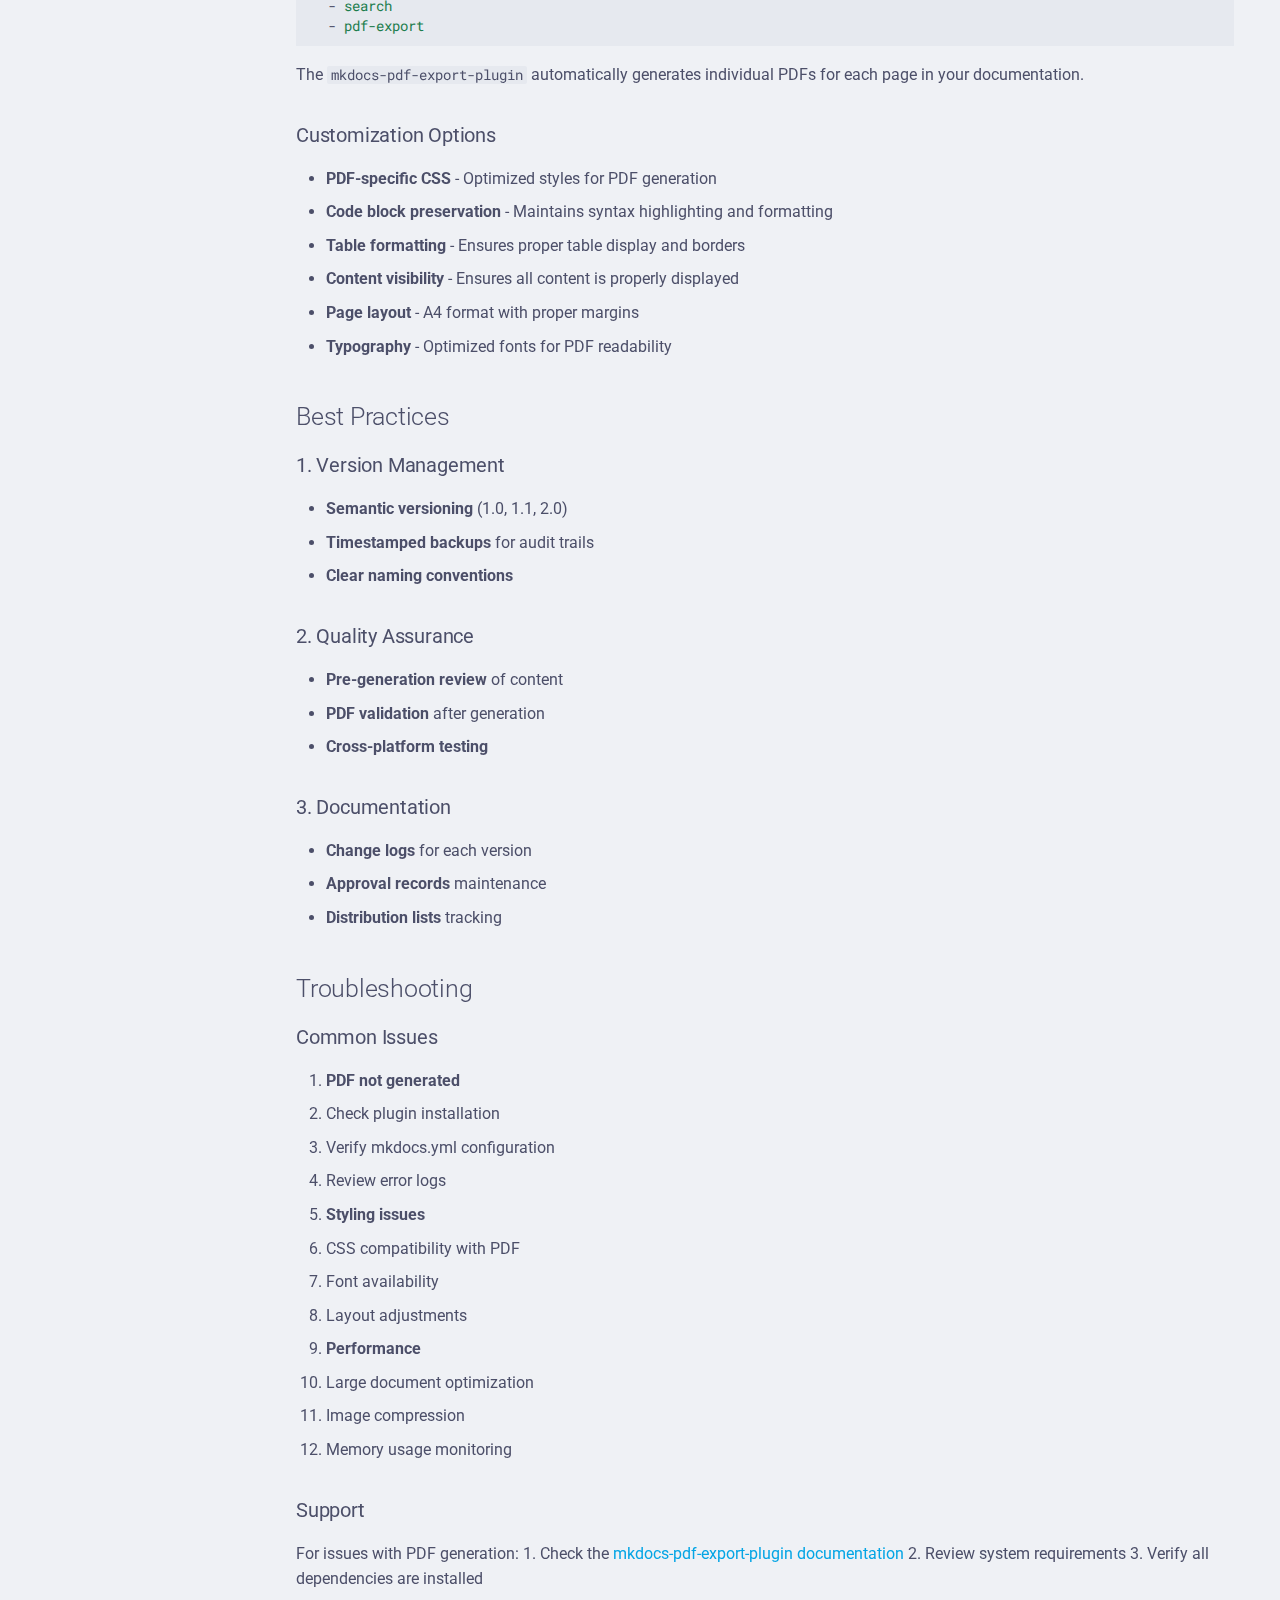
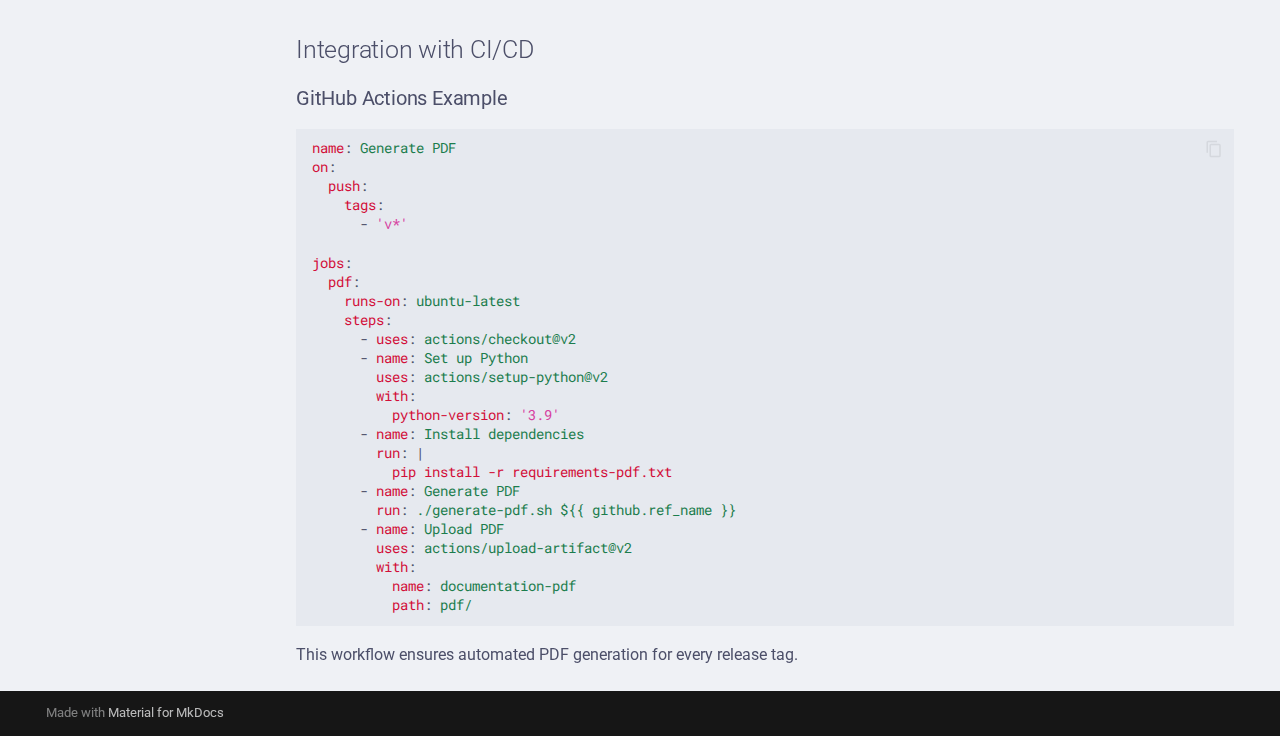
<file: pdf-workflow/index.html>
<!doctype html>
<html lang="en" class="no-js">
  <head>
    
      <meta charset="utf-8">
      <meta name="viewport" content="width=device-width,initial-scale=1">
      
      
      
      
        <link rel="prev" href="../template/">
      
      
      
      <link rel="icon" href="../assets/images/favicon.png">
      <meta name="generator" content="mkdocs-1.6.1, mkdocs-material-9.6.18">
    
    
      
        <title>PDF Workflow - Demo Docs</title>
      
    
    
      <link rel="stylesheet" href="../assets/stylesheets/main.7e37652d.min.css">
      
        
        <link rel="stylesheet" href="../assets/stylesheets/palette.06af60db.min.css">
      
      


    
    
      
    
    
      
        
        
        <link rel="preconnect" href="https://fonts.gstatic.com" crossorigin>
        <link rel="stylesheet" href="https://fonts.googleapis.com/css?family=Roboto:300,300i,400,400i,700,700i%7CRoboto+Mono:400,400i,700,700i&display=fallback">
        <style>:root{--md-text-font:"Roboto";--md-code-font:"Roboto Mono"}</style>
      
    
    
      <link rel="stylesheet" href="../stylesheets/catppuccin.css">
    
    <script>__md_scope=new URL("..",location),__md_hash=e=>[...e].reduce(((e,_)=>(e<<5)-e+_.charCodeAt(0)),0),__md_get=(e,_=localStorage,t=__md_scope)=>JSON.parse(_.getItem(t.pathname+"."+e)),__md_set=(e,_,t=localStorage,a=__md_scope)=>{try{t.setItem(a.pathname+"."+e,JSON.stringify(_))}catch(e){}}</script>
    
      

    
    
    
  </head>
  
  
    
    
      
    
    
    
    
    <body dir="ltr" data-md-color-scheme="default" data-md-color-primary="indigo" data-md-color-accent="indigo">
  
    
    <input class="md-toggle" data-md-toggle="drawer" type="checkbox" id="__drawer" autocomplete="off">
    <input class="md-toggle" data-md-toggle="search" type="checkbox" id="__search" autocomplete="off">
    <label class="md-overlay" for="__drawer"></label>
    <div data-md-component="skip">
      
        
        <a href="#pdf-generation-workflow" class="md-skip">
          Skip to content
        </a>
      
    </div>
    <div data-md-component="announce">
      
    </div>
    
    
      

<header class="md-header" data-md-component="header">
  <nav class="md-header__inner md-grid" aria-label="Header">
    <a href=".." title="Demo Docs" class="md-header__button md-logo" aria-label="Demo Docs" data-md-component="logo">
      
  
  <svg xmlns="http://www.w3.org/2000/svg" viewBox="0 0 24 24"><path d="M12 8a3 3 0 0 0 3-3 3 3 0 0 0-3-3 3 3 0 0 0-3 3 3 3 0 0 0 3 3m0 3.54C9.64 9.35 6.5 8 3 8v11c3.5 0 6.64 1.35 9 3.54 2.36-2.19 5.5-3.54 9-3.54V8c-3.5 0-6.64 1.35-9 3.54"/></svg>

    </a>
    <label class="md-header__button md-icon" for="__drawer">
      
      <svg xmlns="http://www.w3.org/2000/svg" viewBox="0 0 24 24"><path d="M3 6h18v2H3zm0 5h18v2H3zm0 5h18v2H3z"/></svg>
    </label>
    <div class="md-header__title" data-md-component="header-title">
      <div class="md-header__ellipsis">
        <div class="md-header__topic">
          <span class="md-ellipsis">
            Demo Docs
          </span>
        </div>
        <div class="md-header__topic" data-md-component="header-topic">
          <span class="md-ellipsis">
            
              PDF Workflow
            
          </span>
        </div>
      </div>
    </div>
    
      
        <form class="md-header__option" data-md-component="palette">
  
    
    
    
    <input class="md-option" data-md-color-media="" data-md-color-scheme="default" data-md-color-primary="indigo" data-md-color-accent="indigo"  aria-label="Switch to dark mode"  type="radio" name="__palette" id="__palette_0">
    
      <label class="md-header__button md-icon" title="Switch to dark mode" for="__palette_1" hidden>
        <svg xmlns="http://www.w3.org/2000/svg" viewBox="0 0 24 24"><path d="m14.3 16-.7-2h-3.2l-.7 2H7.8L11 7h2l3.2 9zM20 8.69V4h-4.69L12 .69 8.69 4H4v4.69L.69 12 4 15.31V20h4.69L12 23.31 15.31 20H20v-4.69L23.31 12zm-9.15 3.96h2.3L12 9z"/></svg>
      </label>
    
  
    
    
    
    <input class="md-option" data-md-color-media="" data-md-color-scheme="slate" data-md-color-primary="indigo" data-md-color-accent="indigo"  aria-label="Switch to light mode"  type="radio" name="__palette" id="__palette_1">
    
      <label class="md-header__button md-icon" title="Switch to light mode" for="__palette_0" hidden>
        <svg xmlns="http://www.w3.org/2000/svg" viewBox="0 0 24 24"><path d="M12 8a4 4 0 0 0-4 4 4 4 0 0 0 4 4 4 4 0 0 0 4-4 4 4 0 0 0-4-4m0 10a6 6 0 0 1-6-6 6 6 0 0 1 6-6 6 6 0 0 1 6 6 6 6 0 0 1-6 6m8-9.31V4h-4.69L12 .69 8.69 4H4v4.69L.69 12 4 15.31V20h4.69L12 23.31 15.31 20H20v-4.69L23.31 12z"/></svg>
      </label>
    
  
</form>
      
    
    
      <script>var palette=__md_get("__palette");if(palette&&palette.color){if("(prefers-color-scheme)"===palette.color.media){var media=matchMedia("(prefers-color-scheme: light)"),input=document.querySelector(media.matches?"[data-md-color-media='(prefers-color-scheme: light)']":"[data-md-color-media='(prefers-color-scheme: dark)']");palette.color.media=input.getAttribute("data-md-color-media"),palette.color.scheme=input.getAttribute("data-md-color-scheme"),palette.color.primary=input.getAttribute("data-md-color-primary"),palette.color.accent=input.getAttribute("data-md-color-accent")}for(var[key,value]of Object.entries(palette.color))document.body.setAttribute("data-md-color-"+key,value)}</script>
    
    
    
      
      
        <label class="md-header__button md-icon" for="__search">
          
          <svg xmlns="http://www.w3.org/2000/svg" viewBox="0 0 24 24"><path d="M9.5 3A6.5 6.5 0 0 1 16 9.5c0 1.61-.59 3.09-1.56 4.23l.27.27h.79l5 5-1.5 1.5-5-5v-.79l-.27-.27A6.52 6.52 0 0 1 9.5 16 6.5 6.5 0 0 1 3 9.5 6.5 6.5 0 0 1 9.5 3m0 2C7 5 5 7 5 9.5S7 14 9.5 14 14 12 14 9.5 12 5 9.5 5"/></svg>
        </label>
        <div class="md-search" data-md-component="search" role="dialog">
  <label class="md-search__overlay" for="__search"></label>
  <div class="md-search__inner" role="search">
    <form class="md-search__form" name="search">
      <input type="text" class="md-search__input" name="query" aria-label="Search" placeholder="Search" autocapitalize="off" autocorrect="off" autocomplete="off" spellcheck="false" data-md-component="search-query" required>
      <label class="md-search__icon md-icon" for="__search">
        
        <svg xmlns="http://www.w3.org/2000/svg" viewBox="0 0 24 24"><path d="M9.5 3A6.5 6.5 0 0 1 16 9.5c0 1.61-.59 3.09-1.56 4.23l.27.27h.79l5 5-1.5 1.5-5-5v-.79l-.27-.27A6.52 6.52 0 0 1 9.5 16 6.5 6.5 0 0 1 3 9.5 6.5 6.5 0 0 1 9.5 3m0 2C7 5 5 7 5 9.5S7 14 9.5 14 14 12 14 9.5 12 5 9.5 5"/></svg>
        
        <svg xmlns="http://www.w3.org/2000/svg" viewBox="0 0 24 24"><path d="M20 11v2H8l5.5 5.5-1.42 1.42L4.16 12l7.92-7.92L13.5 5.5 8 11z"/></svg>
      </label>
      <nav class="md-search__options" aria-label="Search">
        
        <button type="reset" class="md-search__icon md-icon" title="Clear" aria-label="Clear" tabindex="-1">
          
          <svg xmlns="http://www.w3.org/2000/svg" viewBox="0 0 24 24"><path d="M19 6.41 17.59 5 12 10.59 6.41 5 5 6.41 10.59 12 5 17.59 6.41 19 12 13.41 17.59 19 19 17.59 13.41 12z"/></svg>
        </button>
      </nav>
      
        <div class="md-search__suggest" data-md-component="search-suggest"></div>
      
    </form>
    <div class="md-search__output">
      <div class="md-search__scrollwrap" tabindex="0" data-md-scrollfix>
        <div class="md-search-result" data-md-component="search-result">
          <div class="md-search-result__meta">
            Initializing search
          </div>
          <ol class="md-search-result__list" role="presentation"></ol>
        </div>
      </div>
    </div>
  </div>
</div>
      
    
    
  </nav>
  
</header>
    
    <div class="md-container" data-md-component="container">
      
      
        
          
            
<nav class="md-tabs" aria-label="Tabs" data-md-component="tabs">
  <div class="md-grid">
    <ul class="md-tabs__list">
      
        
  
  
  
  
    <li class="md-tabs__item">
      <a href=".." class="md-tabs__link">
        
  
  
    
  
  Welcome

      </a>
    </li>
  

      
        
  
  
  
  
    <li class="md-tabs__item">
      <a href="../getting-started/" class="md-tabs__link">
        
  
  
    
  
  Getting Started

      </a>
    </li>
  

      
        
  
  
  
  
    
    
      <li class="md-tabs__item">
        <a href="../design/system-arch/" class="md-tabs__link">
          
  
  
    
  
  Design

        </a>
      </li>
    
  

      
        
  
  
  
    
  
  
    <li class="md-tabs__item md-tabs__item--active">
      <a href="./" class="md-tabs__link">
        
  
  
    
  
  PDF Workflow

      </a>
    </li>
  

      
    </ul>
  </div>
</nav>
          
        
      
      <main class="md-main" data-md-component="main">
        <div class="md-main__inner md-grid">
          
            
              
              <div class="md-sidebar md-sidebar--primary" data-md-component="sidebar" data-md-type="navigation" >
                <div class="md-sidebar__scrollwrap">
                  <div class="md-sidebar__inner">
                    


  


  

<nav class="md-nav md-nav--primary md-nav--lifted md-nav--integrated" aria-label="Navigation" data-md-level="0">
  <label class="md-nav__title" for="__drawer">
    <a href=".." title="Demo Docs" class="md-nav__button md-logo" aria-label="Demo Docs" data-md-component="logo">
      
  
  <svg xmlns="http://www.w3.org/2000/svg" viewBox="0 0 24 24"><path d="M12 8a3 3 0 0 0 3-3 3 3 0 0 0-3-3 3 3 0 0 0-3 3 3 3 0 0 0 3 3m0 3.54C9.64 9.35 6.5 8 3 8v11c3.5 0 6.64 1.35 9 3.54 2.36-2.19 5.5-3.54 9-3.54V8c-3.5 0-6.64 1.35-9 3.54"/></svg>

    </a>
    Demo Docs
  </label>
  
  <ul class="md-nav__list" data-md-scrollfix>
    
      
      
  
  
  
  
    <li class="md-nav__item">
      <a href=".." class="md-nav__link">
        
  
  
  <span class="md-ellipsis">
    Welcome
    
  </span>
  

      </a>
    </li>
  

    
      
      
  
  
  
  
    <li class="md-nav__item">
      <a href="../getting-started/" class="md-nav__link">
        
  
  
  <span class="md-ellipsis">
    Getting Started
    
  </span>
  

      </a>
    </li>
  

    
      
      
  
  
  
  
    
    
      
        
      
        
      
    
    
    
      
      
        
      
    
    
    <li class="md-nav__item md-nav__item--nested">
      
        
        
          
        
        <input class="md-nav__toggle md-toggle md-toggle--indeterminate" type="checkbox" id="__nav_3" >
        
          
          <label class="md-nav__link" for="__nav_3" id="__nav_3_label" tabindex="0">
            
  
  
  <span class="md-ellipsis">
    Design
    
  </span>
  

            <span class="md-nav__icon md-icon"></span>
          </label>
        
        <nav class="md-nav" data-md-level="1" aria-labelledby="__nav_3_label" aria-expanded="false">
          <label class="md-nav__title" for="__nav_3">
            <span class="md-nav__icon md-icon"></span>
            Design
          </label>
          <ul class="md-nav__list" data-md-scrollfix>
            
              
                
  
  
  
  
    <li class="md-nav__item">
      <a href="../design/system-arch/" class="md-nav__link">
        
  
  
  <span class="md-ellipsis">
    System Architecture
    
  </span>
  

      </a>
    </li>
  

              
            
              
                
  
  
  
  
    <li class="md-nav__item">
      <a href="../template/" class="md-nav__link">
        
  
  
  <span class="md-ellipsis">
    Template
    
  </span>
  

      </a>
    </li>
  

              
            
          </ul>
        </nav>
      
    </li>
  

    
      
      
  
  
    
  
  
  
    <li class="md-nav__item md-nav__item--active">
      
      <input class="md-nav__toggle md-toggle" type="checkbox" id="__toc">
      
      
        
      
      
        <label class="md-nav__link md-nav__link--active" for="__toc">
          
  
  
  <span class="md-ellipsis">
    PDF Workflow
    
  </span>
  

          <span class="md-nav__icon md-icon"></span>
        </label>
      
      <a href="./" class="md-nav__link md-nav__link--active">
        
  
  
  <span class="md-ellipsis">
    PDF Workflow
    
  </span>
  

      </a>
      
        

<nav class="md-nav md-nav--secondary" aria-label="Table of contents">
  
  
  
    
  
  
    <label class="md-nav__title" for="__toc">
      <span class="md-nav__icon md-icon"></span>
      Table of contents
    </label>
    <ul class="md-nav__list" data-md-component="toc" data-md-scrollfix>
      
        <li class="md-nav__item">
  <a href="#overview" class="md-nav__link">
    <span class="md-ellipsis">
      Overview
    </span>
  </a>
  
</li>
      
        <li class="md-nav__item">
  <a href="#prerequisites" class="md-nav__link">
    <span class="md-ellipsis">
      Prerequisites
    </span>
  </a>
  
    <nav class="md-nav" aria-label="Prerequisites">
      <ul class="md-nav__list">
        
          <li class="md-nav__item">
  <a href="#install-pdf-dependencies" class="md-nav__link">
    <span class="md-ellipsis">
      Install PDF Dependencies
    </span>
  </a>
  
</li>
        
          <li class="md-nav__item">
  <a href="#system-requirements" class="md-nav__link">
    <span class="md-ellipsis">
      System Requirements
    </span>
  </a>
  
</li>
        
      </ul>
    </nav>
  
</li>
      
        <li class="md-nav__item">
  <a href="#pdf-generation-process" class="md-nav__link">
    <span class="md-ellipsis">
      PDF Generation Process
    </span>
  </a>
  
    <nav class="md-nav" aria-label="PDF Generation Process">
      <ul class="md-nav__list">
        
          <li class="md-nav__item">
  <a href="#1-quick-pdf-generation" class="md-nav__link">
    <span class="md-ellipsis">
      1. Quick PDF Generation
    </span>
  </a>
  
</li>
        
          <li class="md-nav__item">
  <a href="#2-manual-pdf-generation" class="md-nav__link">
    <span class="md-ellipsis">
      2. Manual PDF Generation
    </span>
  </a>
  
</li>
        
          <li class="md-nav__item">
  <a href="#3-versioned-pdf-generation" class="md-nav__link">
    <span class="md-ellipsis">
      3. Versioned PDF Generation
    </span>
  </a>
  
</li>
        
      </ul>
    </nav>
  
</li>
      
        <li class="md-nav__item">
  <a href="#pdf-features" class="md-nav__link">
    <span class="md-ellipsis">
      PDF Features
    </span>
  </a>
  
    <nav class="md-nav" aria-label="PDF Features">
      <ul class="md-nav__list">
        
          <li class="md-nav__item">
  <a href="#individual-page-pdfs" class="md-nav__link">
    <span class="md-ellipsis">
      Individual Page PDFs
    </span>
  </a>
  
</li>
        
          <li class="md-nav__item">
  <a href="#combined-pdf" class="md-nav__link">
    <span class="md-ellipsis">
      Combined PDF
    </span>
  </a>
  
</li>
        
          <li class="md-nav__item">
  <a href="#version-control" class="md-nav__link">
    <span class="md-ellipsis">
      Version Control
    </span>
  </a>
  
</li>
        
      </ul>
    </nav>
  
</li>
      
        <li class="md-nav__item">
  <a href="#approval-workflow" class="md-nav__link">
    <span class="md-ellipsis">
      Approval Workflow
    </span>
  </a>
  
    <nav class="md-nav" aria-label="Approval Workflow">
      <ul class="md-nav__list">
        
          <li class="md-nav__item">
  <a href="#1-generate-pdf-for-review" class="md-nav__link">
    <span class="md-ellipsis">
      1. Generate PDF for Review
    </span>
  </a>
  
</li>
        
          <li class="md-nav__item">
  <a href="#2-review-process" class="md-nav__link">
    <span class="md-ellipsis">
      2. Review Process
    </span>
  </a>
  
</li>
        
          <li class="md-nav__item">
  <a href="#3-approval-sign-off" class="md-nav__link">
    <span class="md-ellipsis">
      3. Approval Sign-off
    </span>
  </a>
  
</li>
        
      </ul>
    </nav>
  
</li>
      
        <li class="md-nav__item">
  <a href="#baseline-process" class="md-nav__link">
    <span class="md-ellipsis">
      Baseline Process
    </span>
  </a>
  
    <nav class="md-nav" aria-label="Baseline Process">
      <ul class="md-nav__list">
        
          <li class="md-nav__item">
  <a href="#1-create-baseline-pdf" class="md-nav__link">
    <span class="md-ellipsis">
      1. Create Baseline PDF
    </span>
  </a>
  
</li>
        
          <li class="md-nav__item">
  <a href="#2-version-control" class="md-nav__link">
    <span class="md-ellipsis">
      2. Version Control
    </span>
  </a>
  
</li>
        
          <li class="md-nav__item">
  <a href="#3-distribution" class="md-nav__link">
    <span class="md-ellipsis">
      3. Distribution
    </span>
  </a>
  
</li>
        
      </ul>
    </nav>
  
</li>
      
        <li class="md-nav__item">
  <a href="#configuration" class="md-nav__link">
    <span class="md-ellipsis">
      Configuration
    </span>
  </a>
  
    <nav class="md-nav" aria-label="Configuration">
      <ul class="md-nav__list">
        
          <li class="md-nav__item">
  <a href="#pdf-settings-mkdocsyml" class="md-nav__link">
    <span class="md-ellipsis">
      PDF Settings (mkdocs.yml)
    </span>
  </a>
  
</li>
        
          <li class="md-nav__item">
  <a href="#customization-options" class="md-nav__link">
    <span class="md-ellipsis">
      Customization Options
    </span>
  </a>
  
</li>
        
      </ul>
    </nav>
  
</li>
      
        <li class="md-nav__item">
  <a href="#best-practices" class="md-nav__link">
    <span class="md-ellipsis">
      Best Practices
    </span>
  </a>
  
    <nav class="md-nav" aria-label="Best Practices">
      <ul class="md-nav__list">
        
          <li class="md-nav__item">
  <a href="#1-version-management" class="md-nav__link">
    <span class="md-ellipsis">
      1. Version Management
    </span>
  </a>
  
</li>
        
          <li class="md-nav__item">
  <a href="#2-quality-assurance" class="md-nav__link">
    <span class="md-ellipsis">
      2. Quality Assurance
    </span>
  </a>
  
</li>
        
          <li class="md-nav__item">
  <a href="#3-documentation" class="md-nav__link">
    <span class="md-ellipsis">
      3. Documentation
    </span>
  </a>
  
</li>
        
      </ul>
    </nav>
  
</li>
      
        <li class="md-nav__item">
  <a href="#troubleshooting" class="md-nav__link">
    <span class="md-ellipsis">
      Troubleshooting
    </span>
  </a>
  
    <nav class="md-nav" aria-label="Troubleshooting">
      <ul class="md-nav__list">
        
          <li class="md-nav__item">
  <a href="#common-issues" class="md-nav__link">
    <span class="md-ellipsis">
      Common Issues
    </span>
  </a>
  
</li>
        
          <li class="md-nav__item">
  <a href="#support" class="md-nav__link">
    <span class="md-ellipsis">
      Support
    </span>
  </a>
  
</li>
        
      </ul>
    </nav>
  
</li>
      
        <li class="md-nav__item">
  <a href="#integration-with-cicd" class="md-nav__link">
    <span class="md-ellipsis">
      Integration with CI/CD
    </span>
  </a>
  
    <nav class="md-nav" aria-label="Integration with CI/CD">
      <ul class="md-nav__list">
        
          <li class="md-nav__item">
  <a href="#github-actions-example" class="md-nav__link">
    <span class="md-ellipsis">
      GitHub Actions Example
    </span>
  </a>
  
</li>
        
      </ul>
    </nav>
  
</li>
      
    </ul>
  
</nav>
      
    </li>
  

    
  </ul>
</nav>
                  </div>
                </div>
              </div>
            
            
          
          
            <div class="md-content" data-md-component="content">
              <article class="md-content__inner md-typeset">
                
                  



<h1 id="pdf-generation-workflow">PDF Generation Workflow<a class="headerlink" href="#pdf-generation-workflow" title="Permanent link">&para;</a></h1>
<p>This document describes the PDF generation process for approval and baseline workflows.</p>
<h2 id="overview">Overview<a class="headerlink" href="#overview" title="Permanent link">&para;</a></h2>
<p>The PDF generation system creates professional PDF documents from your MkDocs documentation for:
- <strong>Approval processes</strong> - Stakeholder review and sign-off
- <strong>Baseline documentation</strong> - Version-controlled snapshots
- <strong>Compliance requirements</strong> - Audit trails and documentation</p>
<h2 id="prerequisites">Prerequisites<a class="headerlink" href="#prerequisites" title="Permanent link">&para;</a></h2>
<h3 id="install-pdf-dependencies">Install PDF Dependencies<a class="headerlink" href="#install-pdf-dependencies" title="Permanent link">&para;</a></h3>
<div class="language-bash highlight"><pre><span></span><code><span id="__span-0-1"><a id="__codelineno-0-1" name="__codelineno-0-1" href="#__codelineno-0-1"></a><span class="c1"># Install PDF generation requirements</span>
</span><span id="__span-0-2"><a id="__codelineno-0-2" name="__codelineno-0-2" href="#__codelineno-0-2"></a>pip<span class="w"> </span>install<span class="w"> </span>-r<span class="w"> </span>requirements-pdf.txt
</span><span id="__span-0-3"><a id="__codelineno-0-3" name="__codelineno-0-3" href="#__codelineno-0-3"></a>
</span><span id="__span-0-4"><a id="__codelineno-0-4" name="__codelineno-0-4" href="#__codelineno-0-4"></a><span class="c1"># Or install individually</span>
</span><span id="__span-0-5"><a id="__codelineno-0-5" name="__codelineno-0-5" href="#__codelineno-0-5"></a>pip<span class="w"> </span>install<span class="w"> </span>mkdocs-pdf-export-plugin<span class="w"> </span>weasyprint
</span></code></pre></div>
<h3 id="system-requirements">System Requirements<a class="headerlink" href="#system-requirements" title="Permanent link">&para;</a></h3>
<ul>
<li><strong>Linux</strong>: May need additional system packages</li>
<li><strong>macOS</strong>: Should work out of the box</li>
<li><strong>Windows</strong>: May require additional setup</li>
</ul>
<h2 id="pdf-generation-process">PDF Generation Process<a class="headerlink" href="#pdf-generation-process" title="Permanent link">&para;</a></h2>
<h3 id="1-quick-pdf-generation">1. Quick PDF Generation<a class="headerlink" href="#1-quick-pdf-generation" title="Permanent link">&para;</a></h3>
<div class="language-bash highlight"><pre><span></span><code><span id="__span-1-1"><a id="__codelineno-1-1" name="__codelineno-1-1" href="#__codelineno-1-1"></a><span class="c1"># Generate PDF with default version (1.0)</span>
</span><span id="__span-1-2"><a id="__codelineno-1-2" name="__codelineno-1-2" href="#__codelineno-1-2"></a>./generate-pdf.sh
</span><span id="__span-1-3"><a id="__codelineno-1-3" name="__codelineno-1-3" href="#__codelineno-1-3"></a>
</span><span id="__span-1-4"><a id="__codelineno-1-4" name="__codelineno-1-4" href="#__codelineno-1-4"></a><span class="c1"># Generate PDF with specific version</span>
</span><span id="__span-1-5"><a id="__codelineno-1-5" name="__codelineno-1-5" href="#__codelineno-1-5"></a>./generate-pdf.sh<span class="w"> </span><span class="m">2</span>.1
</span></code></pre></div>
<h3 id="2-manual-pdf-generation">2. Manual PDF Generation<a class="headerlink" href="#2-manual-pdf-generation" title="Permanent link">&para;</a></h3>
<div class="language-bash highlight"><pre><span></span><code><span id="__span-2-1"><a id="__codelineno-2-1" name="__codelineno-2-1" href="#__codelineno-2-1"></a><span class="c1"># Build the site and generate PDF</span>
</span><span id="__span-2-2"><a id="__codelineno-2-2" name="__codelineno-2-2" href="#__codelineno-2-2"></a>mkdocs<span class="w"> </span>build
</span><span id="__span-2-3"><a id="__codelineno-2-3" name="__codelineno-2-3" href="#__codelineno-2-3"></a>
</span><span id="__span-2-4"><a id="__codelineno-2-4" name="__codelineno-2-4" href="#__codelineno-2-4"></a><span class="c1"># PDF will be created in pdf/demo-docs.pdf</span>
</span></code></pre></div>
<h3 id="3-versioned-pdf-generation">3. Versioned PDF Generation<a class="headerlink" href="#3-versioned-pdf-generation" title="Permanent link">&para;</a></h3>
<p>The script automatically creates:
- Individual page PDFs (e.g., <code>index.pdf</code>, <code>getting-started.pdf</code>)
- Combined PDF (<code>demo-docs-combined.pdf</code>) - All pages merged
- Versioned copies with timestamps for audit trails</p>
<h2 id="pdf-features">PDF Features<a class="headerlink" href="#pdf-features" title="Permanent link">&para;</a></h2>
<h3 id="individual-page-pdfs">Individual Page PDFs<a class="headerlink" href="#individual-page-pdfs" title="Permanent link">&para;</a></h3>
<ul>
<li><strong>Per-page generation</strong>: Each documentation page becomes a separate PDF</li>
<li><strong>Maintains formatting</strong>: Preserves all styling and layout</li>
<li><strong>Easy distribution</strong>: Share specific sections as needed</li>
</ul>
<h3 id="combined-pdf">Combined PDF<a class="headerlink" href="#combined-pdf" title="Permanent link">&para;</a></h3>
<ul>
<li><strong>Single document</strong>: All pages merged into one comprehensive PDF</li>
<li><strong>Automatic ordering</strong>: Follows the navigation structure</li>
<li><strong>Professional output</strong>: Ready for approval and baseline processes</li>
</ul>
<h3 id="version-control">Version Control<a class="headerlink" href="#version-control" title="Permanent link">&para;</a></h3>
<ul>
<li><strong>Timestamped versions</strong>: Automatic versioning with timestamps</li>
<li><strong>Audit trail</strong>: Complete history of document versions</li>
<li><strong>Semantic versioning</strong>: Support for custom version numbers</li>
</ul>
<h2 id="approval-workflow">Approval Workflow<a class="headerlink" href="#approval-workflow" title="Permanent link">&para;</a></h2>
<h3 id="1-generate-pdf-for-review">1. Generate PDF for Review<a class="headerlink" href="#1-generate-pdf-for-review" title="Permanent link">&para;</a></h3>
<div class="language-bash highlight"><pre><span></span><code><span id="__span-3-1"><a id="__codelineno-3-1" name="__codelineno-3-1" href="#__codelineno-3-1"></a>./generate-pdf.sh<span class="w"> </span><span class="m">1</span>.0
</span></code></pre></div>
<h3 id="2-review-process">2. Review Process<a class="headerlink" href="#2-review-process" title="Permanent link">&para;</a></h3>
<ul>
<li><strong>Stakeholder review</strong> of PDF content</li>
<li><strong>Technical review</strong> of accuracy</li>
<li><strong>Compliance review</strong> of requirements</li>
</ul>
<h3 id="3-approval-sign-off">3. Approval Sign-off<a class="headerlink" href="#3-approval-sign-off" title="Permanent link">&para;</a></h3>
<ul>
<li><strong>Digital signatures</strong> (if required)</li>
<li><strong>Version control</strong> of approved PDFs</li>
<li><strong>Audit trail</strong> maintenance</li>
</ul>
<h2 id="baseline-process">Baseline Process<a class="headerlink" href="#baseline-process" title="Permanent link">&para;</a></h2>
<h3 id="1-create-baseline-pdf">1. Create Baseline PDF<a class="headerlink" href="#1-create-baseline-pdf" title="Permanent link">&para;</a></h3>
<div class="language-bash highlight"><pre><span></span><code><span id="__span-4-1"><a id="__codelineno-4-1" name="__codelineno-4-1" href="#__codelineno-4-1"></a><span class="c1"># Generate baseline version</span>
</span><span id="__span-4-2"><a id="__codelineno-4-2" name="__codelineno-4-2" href="#__codelineno-4-2"></a>./generate-pdf.sh<span class="w"> </span><span class="m">1</span>.0-baseline
</span></code></pre></div>
<h3 id="2-version-control">2. Version Control<a class="headerlink" href="#2-version-control" title="Permanent link">&para;</a></h3>
<ul>
<li><strong>Git tagging</strong> of baseline versions</li>
<li><strong>Release notes</strong> documentation</li>
<li><strong>Change tracking</strong> between versions</li>
</ul>
<h3 id="3-distribution">3. Distribution<a class="headerlink" href="#3-distribution" title="Permanent link">&para;</a></h3>
<ul>
<li><strong>Internal distribution</strong> to teams</li>
<li><strong>External distribution</strong> to stakeholders</li>
<li><strong>Archive storage</strong> for compliance</li>
</ul>
<h2 id="configuration">Configuration<a class="headerlink" href="#configuration" title="Permanent link">&para;</a></h2>
<h3 id="pdf-settings-mkdocsyml">PDF Settings (mkdocs.yml)<a class="headerlink" href="#pdf-settings-mkdocsyml" title="Permanent link">&para;</a></h3>
<div class="language-yaml highlight"><pre><span></span><code><span id="__span-5-1"><a id="__codelineno-5-1" name="__codelineno-5-1" href="#__codelineno-5-1"></a><span class="nt">plugins</span><span class="p">:</span>
</span><span id="__span-5-2"><a id="__codelineno-5-2" name="__codelineno-5-2" href="#__codelineno-5-2"></a><span class="w">  </span><span class="p p-Indicator">-</span><span class="w"> </span><span class="l l-Scalar l-Scalar-Plain">search</span>
</span><span id="__span-5-3"><a id="__codelineno-5-3" name="__codelineno-5-3" href="#__codelineno-5-3"></a><span class="w">  </span><span class="p p-Indicator">-</span><span class="w"> </span><span class="l l-Scalar l-Scalar-Plain">pdf-export</span>
</span></code></pre></div>
<p>The <code>mkdocs-pdf-export-plugin</code> automatically generates individual PDFs for each page in your documentation.</p>
<h3 id="customization-options">Customization Options<a class="headerlink" href="#customization-options" title="Permanent link">&para;</a></h3>
<ul>
<li><strong>PDF-specific CSS</strong> - Optimized styles for PDF generation</li>
<li><strong>Code block preservation</strong> - Maintains syntax highlighting and formatting</li>
<li><strong>Table formatting</strong> - Ensures proper table display and borders</li>
<li><strong>Content visibility</strong> - Ensures all content is properly displayed</li>
<li><strong>Page layout</strong> - A4 format with proper margins</li>
<li><strong>Typography</strong> - Optimized fonts for PDF readability</li>
</ul>
<h2 id="best-practices">Best Practices<a class="headerlink" href="#best-practices" title="Permanent link">&para;</a></h2>
<h3 id="1-version-management">1. Version Management<a class="headerlink" href="#1-version-management" title="Permanent link">&para;</a></h3>
<ul>
<li><strong>Semantic versioning</strong> (1.0, 1.1, 2.0)</li>
<li><strong>Timestamped backups</strong> for audit trails</li>
<li><strong>Clear naming conventions</strong></li>
</ul>
<h3 id="2-quality-assurance">2. Quality Assurance<a class="headerlink" href="#2-quality-assurance" title="Permanent link">&para;</a></h3>
<ul>
<li><strong>Pre-generation review</strong> of content</li>
<li><strong>PDF validation</strong> after generation</li>
<li><strong>Cross-platform testing</strong></li>
</ul>
<h3 id="3-documentation">3. Documentation<a class="headerlink" href="#3-documentation" title="Permanent link">&para;</a></h3>
<ul>
<li><strong>Change logs</strong> for each version</li>
<li><strong>Approval records</strong> maintenance</li>
<li><strong>Distribution lists</strong> tracking</li>
</ul>
<h2 id="troubleshooting">Troubleshooting<a class="headerlink" href="#troubleshooting" title="Permanent link">&para;</a></h2>
<h3 id="common-issues">Common Issues<a class="headerlink" href="#common-issues" title="Permanent link">&para;</a></h3>
<ol>
<li><strong>PDF not generated</strong></li>
<li>Check plugin installation</li>
<li>Verify mkdocs.yml configuration</li>
<li>
<p>Review error logs</p>
</li>
<li>
<p><strong>Styling issues</strong></p>
</li>
<li>CSS compatibility with PDF</li>
<li>Font availability</li>
<li>
<p>Layout adjustments</p>
</li>
<li>
<p><strong>Performance</strong></p>
</li>
<li>Large document optimization</li>
<li>Image compression</li>
<li>Memory usage monitoring</li>
</ol>
<h3 id="support">Support<a class="headerlink" href="#support" title="Permanent link">&para;</a></h3>
<p>For issues with PDF generation:
1. Check the <a href="https://github.com/orzih/mkdocs-pdf-export-plugin">mkdocs-pdf-export-plugin documentation</a>
2. Review system requirements
3. Verify all dependencies are installed</p>
<h2 id="integration-with-cicd">Integration with CI/CD<a class="headerlink" href="#integration-with-cicd" title="Permanent link">&para;</a></h2>
<h3 id="github-actions-example">GitHub Actions Example<a class="headerlink" href="#github-actions-example" title="Permanent link">&para;</a></h3>
<div class="language-yaml highlight"><pre><span></span><code><span id="__span-6-1"><a id="__codelineno-6-1" name="__codelineno-6-1" href="#__codelineno-6-1"></a><span class="nt">name</span><span class="p">:</span><span class="w"> </span><span class="l l-Scalar l-Scalar-Plain">Generate PDF</span>
</span><span id="__span-6-2"><a id="__codelineno-6-2" name="__codelineno-6-2" href="#__codelineno-6-2"></a><span class="nt">on</span><span class="p">:</span>
</span><span id="__span-6-3"><a id="__codelineno-6-3" name="__codelineno-6-3" href="#__codelineno-6-3"></a><span class="w">  </span><span class="nt">push</span><span class="p">:</span>
</span><span id="__span-6-4"><a id="__codelineno-6-4" name="__codelineno-6-4" href="#__codelineno-6-4"></a><span class="w">    </span><span class="nt">tags</span><span class="p">:</span>
</span><span id="__span-6-5"><a id="__codelineno-6-5" name="__codelineno-6-5" href="#__codelineno-6-5"></a><span class="w">      </span><span class="p p-Indicator">-</span><span class="w"> </span><span class="s">&#39;v*&#39;</span>
</span><span id="__span-6-6"><a id="__codelineno-6-6" name="__codelineno-6-6" href="#__codelineno-6-6"></a>
</span><span id="__span-6-7"><a id="__codelineno-6-7" name="__codelineno-6-7" href="#__codelineno-6-7"></a><span class="nt">jobs</span><span class="p">:</span>
</span><span id="__span-6-8"><a id="__codelineno-6-8" name="__codelineno-6-8" href="#__codelineno-6-8"></a><span class="w">  </span><span class="nt">pdf</span><span class="p">:</span>
</span><span id="__span-6-9"><a id="__codelineno-6-9" name="__codelineno-6-9" href="#__codelineno-6-9"></a><span class="w">    </span><span class="nt">runs-on</span><span class="p">:</span><span class="w"> </span><span class="l l-Scalar l-Scalar-Plain">ubuntu-latest</span>
</span><span id="__span-6-10"><a id="__codelineno-6-10" name="__codelineno-6-10" href="#__codelineno-6-10"></a><span class="w">    </span><span class="nt">steps</span><span class="p">:</span>
</span><span id="__span-6-11"><a id="__codelineno-6-11" name="__codelineno-6-11" href="#__codelineno-6-11"></a><span class="w">      </span><span class="p p-Indicator">-</span><span class="w"> </span><span class="nt">uses</span><span class="p">:</span><span class="w"> </span><span class="l l-Scalar l-Scalar-Plain">actions/checkout@v2</span>
</span><span id="__span-6-12"><a id="__codelineno-6-12" name="__codelineno-6-12" href="#__codelineno-6-12"></a><span class="w">      </span><span class="p p-Indicator">-</span><span class="w"> </span><span class="nt">name</span><span class="p">:</span><span class="w"> </span><span class="l l-Scalar l-Scalar-Plain">Set up Python</span>
</span><span id="__span-6-13"><a id="__codelineno-6-13" name="__codelineno-6-13" href="#__codelineno-6-13"></a><span class="w">        </span><span class="nt">uses</span><span class="p">:</span><span class="w"> </span><span class="l l-Scalar l-Scalar-Plain">actions/setup-python@v2</span>
</span><span id="__span-6-14"><a id="__codelineno-6-14" name="__codelineno-6-14" href="#__codelineno-6-14"></a><span class="w">        </span><span class="nt">with</span><span class="p">:</span>
</span><span id="__span-6-15"><a id="__codelineno-6-15" name="__codelineno-6-15" href="#__codelineno-6-15"></a><span class="w">          </span><span class="nt">python-version</span><span class="p">:</span><span class="w"> </span><span class="s">&#39;3.9&#39;</span>
</span><span id="__span-6-16"><a id="__codelineno-6-16" name="__codelineno-6-16" href="#__codelineno-6-16"></a><span class="w">      </span><span class="p p-Indicator">-</span><span class="w"> </span><span class="nt">name</span><span class="p">:</span><span class="w"> </span><span class="l l-Scalar l-Scalar-Plain">Install dependencies</span>
</span><span id="__span-6-17"><a id="__codelineno-6-17" name="__codelineno-6-17" href="#__codelineno-6-17"></a><span class="w">        </span><span class="nt">run</span><span class="p">:</span><span class="w"> </span><span class="p p-Indicator">|</span>
</span><span id="__span-6-18"><a id="__codelineno-6-18" name="__codelineno-6-18" href="#__codelineno-6-18"></a><span class="w">          </span><span class="no">pip install -r requirements-pdf.txt</span>
</span><span id="__span-6-19"><a id="__codelineno-6-19" name="__codelineno-6-19" href="#__codelineno-6-19"></a><span class="w">      </span><span class="p p-Indicator">-</span><span class="w"> </span><span class="nt">name</span><span class="p">:</span><span class="w"> </span><span class="l l-Scalar l-Scalar-Plain">Generate PDF</span>
</span><span id="__span-6-20"><a id="__codelineno-6-20" name="__codelineno-6-20" href="#__codelineno-6-20"></a><span class="w">        </span><span class="nt">run</span><span class="p">:</span><span class="w"> </span><span class="l l-Scalar l-Scalar-Plain">./generate-pdf.sh ${{ github.ref_name }}</span>
</span><span id="__span-6-21"><a id="__codelineno-6-21" name="__codelineno-6-21" href="#__codelineno-6-21"></a><span class="w">      </span><span class="p p-Indicator">-</span><span class="w"> </span><span class="nt">name</span><span class="p">:</span><span class="w"> </span><span class="l l-Scalar l-Scalar-Plain">Upload PDF</span>
</span><span id="__span-6-22"><a id="__codelineno-6-22" name="__codelineno-6-22" href="#__codelineno-6-22"></a><span class="w">        </span><span class="nt">uses</span><span class="p">:</span><span class="w"> </span><span class="l l-Scalar l-Scalar-Plain">actions/upload-artifact@v2</span>
</span><span id="__span-6-23"><a id="__codelineno-6-23" name="__codelineno-6-23" href="#__codelineno-6-23"></a><span class="w">        </span><span class="nt">with</span><span class="p">:</span>
</span><span id="__span-6-24"><a id="__codelineno-6-24" name="__codelineno-6-24" href="#__codelineno-6-24"></a><span class="w">          </span><span class="nt">name</span><span class="p">:</span><span class="w"> </span><span class="l l-Scalar l-Scalar-Plain">documentation-pdf</span>
</span><span id="__span-6-25"><a id="__codelineno-6-25" name="__codelineno-6-25" href="#__codelineno-6-25"></a><span class="w">          </span><span class="nt">path</span><span class="p">:</span><span class="w"> </span><span class="l l-Scalar l-Scalar-Plain">pdf/</span>
</span></code></pre></div>
<p>This workflow ensures automated PDF generation for every release tag.</p>












                
              </article>
            </div>
          
          
<script>var target=document.getElementById(location.hash.slice(1));target&&target.name&&(target.checked=target.name.startsWith("__tabbed_"))</script>
        </div>
        
      </main>
      
        <footer class="md-footer">
  
  <div class="md-footer-meta md-typeset">
    <div class="md-footer-meta__inner md-grid">
      <div class="md-copyright">
  
  
    Made with
    <a href="https://squidfunk.github.io/mkdocs-material/" target="_blank" rel="noopener">
      Material for MkDocs
    </a>
  
</div>
      
    </div>
  </div>
</footer>
      
    </div>
    <div class="md-dialog" data-md-component="dialog">
      <div class="md-dialog__inner md-typeset"></div>
    </div>
    
    
    
      
      <script id="__config" type="application/json">{"base": "..", "features": ["navigation.instant", "navigation.tabs", "toc.integrate", "content.code.copy", "search.suggest", "navigation.expand", "navigation.sections", "navigation.tracking", "navigation.indexes"], "search": "../assets/javascripts/workers/search.973d3a69.min.js", "tags": null, "translations": {"clipboard.copied": "Copied to clipboard", "clipboard.copy": "Copy to clipboard", "search.result.more.one": "1 more on this page", "search.result.more.other": "# more on this page", "search.result.none": "No matching documents", "search.result.one": "1 matching document", "search.result.other": "# matching documents", "search.result.placeholder": "Type to start searching", "search.result.term.missing": "Missing", "select.version": "Select version"}, "version": null}</script>
    
    
      <script src="../assets/javascripts/bundle.92b07e13.min.js"></script>
      
    
  </body>
</html>
</file>
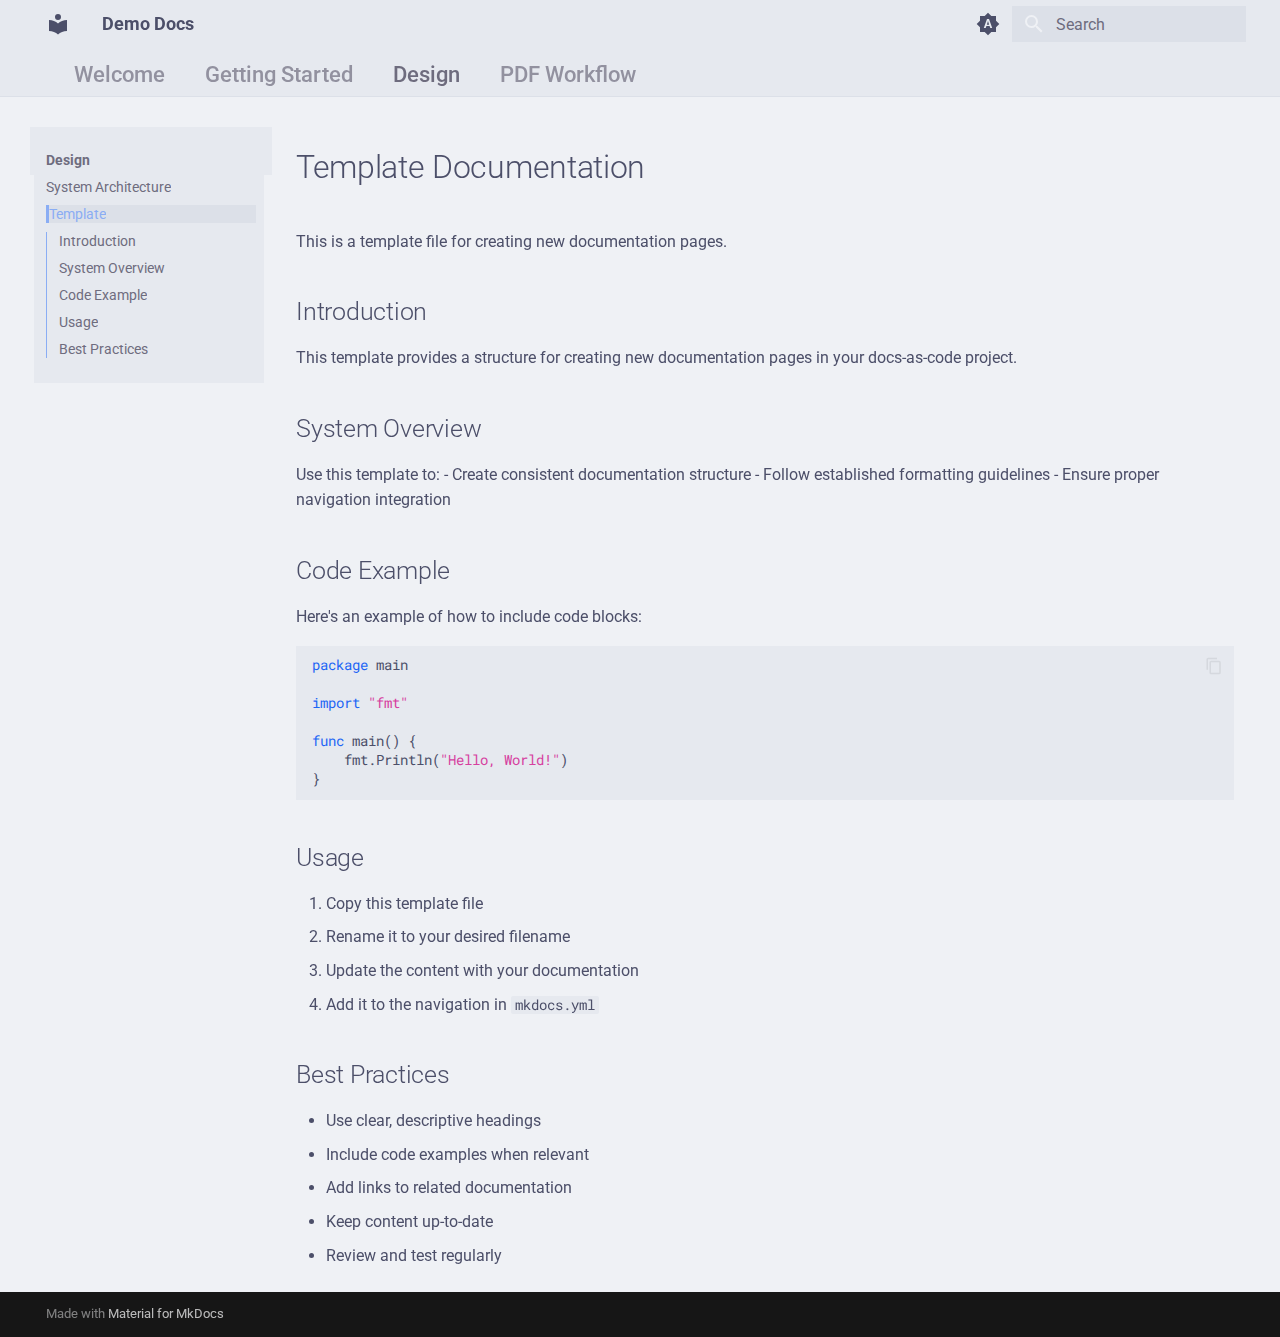
<file: template/index.html>
<!doctype html>
<html lang="en" class="no-js">
  <head>
    
      <meta charset="utf-8">
      <meta name="viewport" content="width=device-width,initial-scale=1">
      
      
      
      
        <link rel="prev" href="../design/system-arch/">
      
      
        <link rel="next" href="../pdf-workflow/">
      
      
      <link rel="icon" href="../assets/images/favicon.png">
      <meta name="generator" content="mkdocs-1.6.1, mkdocs-material-9.6.18">
    
    
      
        <title>Template - Demo Docs</title>
      
    
    
      <link rel="stylesheet" href="../assets/stylesheets/main.7e37652d.min.css">
      
        
        <link rel="stylesheet" href="../assets/stylesheets/palette.06af60db.min.css">
      
      


    
    
      
    
    
      
        
        
        <link rel="preconnect" href="https://fonts.gstatic.com" crossorigin>
        <link rel="stylesheet" href="https://fonts.googleapis.com/css?family=Roboto:300,300i,400,400i,700,700i%7CRoboto+Mono:400,400i,700,700i&display=fallback">
        <style>:root{--md-text-font:"Roboto";--md-code-font:"Roboto Mono"}</style>
      
    
    
      <link rel="stylesheet" href="../stylesheets/catppuccin.css">
    
    <script>__md_scope=new URL("..",location),__md_hash=e=>[...e].reduce(((e,_)=>(e<<5)-e+_.charCodeAt(0)),0),__md_get=(e,_=localStorage,t=__md_scope)=>JSON.parse(_.getItem(t.pathname+"."+e)),__md_set=(e,_,t=localStorage,a=__md_scope)=>{try{t.setItem(a.pathname+"."+e,JSON.stringify(_))}catch(e){}}</script>
    
      

    
    
    
  </head>
  
  
    
    
      
    
    
    
    
    <body dir="ltr" data-md-color-scheme="default" data-md-color-primary="indigo" data-md-color-accent="indigo">
  
    
    <input class="md-toggle" data-md-toggle="drawer" type="checkbox" id="__drawer" autocomplete="off">
    <input class="md-toggle" data-md-toggle="search" type="checkbox" id="__search" autocomplete="off">
    <label class="md-overlay" for="__drawer"></label>
    <div data-md-component="skip">
      
        
        <a href="#template-documentation" class="md-skip">
          Skip to content
        </a>
      
    </div>
    <div data-md-component="announce">
      
    </div>
    
    
      

<header class="md-header" data-md-component="header">
  <nav class="md-header__inner md-grid" aria-label="Header">
    <a href=".." title="Demo Docs" class="md-header__button md-logo" aria-label="Demo Docs" data-md-component="logo">
      
  
  <svg xmlns="http://www.w3.org/2000/svg" viewBox="0 0 24 24"><path d="M12 8a3 3 0 0 0 3-3 3 3 0 0 0-3-3 3 3 0 0 0-3 3 3 3 0 0 0 3 3m0 3.54C9.64 9.35 6.5 8 3 8v11c3.5 0 6.64 1.35 9 3.54 2.36-2.19 5.5-3.54 9-3.54V8c-3.5 0-6.64 1.35-9 3.54"/></svg>

    </a>
    <label class="md-header__button md-icon" for="__drawer">
      
      <svg xmlns="http://www.w3.org/2000/svg" viewBox="0 0 24 24"><path d="M3 6h18v2H3zm0 5h18v2H3zm0 5h18v2H3z"/></svg>
    </label>
    <div class="md-header__title" data-md-component="header-title">
      <div class="md-header__ellipsis">
        <div class="md-header__topic">
          <span class="md-ellipsis">
            Demo Docs
          </span>
        </div>
        <div class="md-header__topic" data-md-component="header-topic">
          <span class="md-ellipsis">
            
              Template
            
          </span>
        </div>
      </div>
    </div>
    
      
        <form class="md-header__option" data-md-component="palette">
  
    
    
    
    <input class="md-option" data-md-color-media="" data-md-color-scheme="default" data-md-color-primary="indigo" data-md-color-accent="indigo"  aria-label="Switch to dark mode"  type="radio" name="__palette" id="__palette_0">
    
      <label class="md-header__button md-icon" title="Switch to dark mode" for="__palette_1" hidden>
        <svg xmlns="http://www.w3.org/2000/svg" viewBox="0 0 24 24"><path d="m14.3 16-.7-2h-3.2l-.7 2H7.8L11 7h2l3.2 9zM20 8.69V4h-4.69L12 .69 8.69 4H4v4.69L.69 12 4 15.31V20h4.69L12 23.31 15.31 20H20v-4.69L23.31 12zm-9.15 3.96h2.3L12 9z"/></svg>
      </label>
    
  
    
    
    
    <input class="md-option" data-md-color-media="" data-md-color-scheme="slate" data-md-color-primary="indigo" data-md-color-accent="indigo"  aria-label="Switch to light mode"  type="radio" name="__palette" id="__palette_1">
    
      <label class="md-header__button md-icon" title="Switch to light mode" for="__palette_0" hidden>
        <svg xmlns="http://www.w3.org/2000/svg" viewBox="0 0 24 24"><path d="M12 8a4 4 0 0 0-4 4 4 4 0 0 0 4 4 4 4 0 0 0 4-4 4 4 0 0 0-4-4m0 10a6 6 0 0 1-6-6 6 6 0 0 1 6-6 6 6 0 0 1 6 6 6 6 0 0 1-6 6m8-9.31V4h-4.69L12 .69 8.69 4H4v4.69L.69 12 4 15.31V20h4.69L12 23.31 15.31 20H20v-4.69L23.31 12z"/></svg>
      </label>
    
  
</form>
      
    
    
      <script>var palette=__md_get("__palette");if(palette&&palette.color){if("(prefers-color-scheme)"===palette.color.media){var media=matchMedia("(prefers-color-scheme: light)"),input=document.querySelector(media.matches?"[data-md-color-media='(prefers-color-scheme: light)']":"[data-md-color-media='(prefers-color-scheme: dark)']");palette.color.media=input.getAttribute("data-md-color-media"),palette.color.scheme=input.getAttribute("data-md-color-scheme"),palette.color.primary=input.getAttribute("data-md-color-primary"),palette.color.accent=input.getAttribute("data-md-color-accent")}for(var[key,value]of Object.entries(palette.color))document.body.setAttribute("data-md-color-"+key,value)}</script>
    
    
    
      
      
        <label class="md-header__button md-icon" for="__search">
          
          <svg xmlns="http://www.w3.org/2000/svg" viewBox="0 0 24 24"><path d="M9.5 3A6.5 6.5 0 0 1 16 9.5c0 1.61-.59 3.09-1.56 4.23l.27.27h.79l5 5-1.5 1.5-5-5v-.79l-.27-.27A6.52 6.52 0 0 1 9.5 16 6.5 6.5 0 0 1 3 9.5 6.5 6.5 0 0 1 9.5 3m0 2C7 5 5 7 5 9.5S7 14 9.5 14 14 12 14 9.5 12 5 9.5 5"/></svg>
        </label>
        <div class="md-search" data-md-component="search" role="dialog">
  <label class="md-search__overlay" for="__search"></label>
  <div class="md-search__inner" role="search">
    <form class="md-search__form" name="search">
      <input type="text" class="md-search__input" name="query" aria-label="Search" placeholder="Search" autocapitalize="off" autocorrect="off" autocomplete="off" spellcheck="false" data-md-component="search-query" required>
      <label class="md-search__icon md-icon" for="__search">
        
        <svg xmlns="http://www.w3.org/2000/svg" viewBox="0 0 24 24"><path d="M9.5 3A6.5 6.5 0 0 1 16 9.5c0 1.61-.59 3.09-1.56 4.23l.27.27h.79l5 5-1.5 1.5-5-5v-.79l-.27-.27A6.52 6.52 0 0 1 9.5 16 6.5 6.5 0 0 1 3 9.5 6.5 6.5 0 0 1 9.5 3m0 2C7 5 5 7 5 9.5S7 14 9.5 14 14 12 14 9.5 12 5 9.5 5"/></svg>
        
        <svg xmlns="http://www.w3.org/2000/svg" viewBox="0 0 24 24"><path d="M20 11v2H8l5.5 5.5-1.42 1.42L4.16 12l7.92-7.92L13.5 5.5 8 11z"/></svg>
      </label>
      <nav class="md-search__options" aria-label="Search">
        
        <button type="reset" class="md-search__icon md-icon" title="Clear" aria-label="Clear" tabindex="-1">
          
          <svg xmlns="http://www.w3.org/2000/svg" viewBox="0 0 24 24"><path d="M19 6.41 17.59 5 12 10.59 6.41 5 5 6.41 10.59 12 5 17.59 6.41 19 12 13.41 17.59 19 19 17.59 13.41 12z"/></svg>
        </button>
      </nav>
      
        <div class="md-search__suggest" data-md-component="search-suggest"></div>
      
    </form>
    <div class="md-search__output">
      <div class="md-search__scrollwrap" tabindex="0" data-md-scrollfix>
        <div class="md-search-result" data-md-component="search-result">
          <div class="md-search-result__meta">
            Initializing search
          </div>
          <ol class="md-search-result__list" role="presentation"></ol>
        </div>
      </div>
    </div>
  </div>
</div>
      
    
    
  </nav>
  
</header>
    
    <div class="md-container" data-md-component="container">
      
      
        
          
            
<nav class="md-tabs" aria-label="Tabs" data-md-component="tabs">
  <div class="md-grid">
    <ul class="md-tabs__list">
      
        
  
  
  
  
    <li class="md-tabs__item">
      <a href=".." class="md-tabs__link">
        
  
  
    
  
  Welcome

      </a>
    </li>
  

      
        
  
  
  
  
    <li class="md-tabs__item">
      <a href="../getting-started/" class="md-tabs__link">
        
  
  
    
  
  Getting Started

      </a>
    </li>
  

      
        
  
  
  
    
  
  
    
    
      <li class="md-tabs__item md-tabs__item--active">
        <a href="../design/system-arch/" class="md-tabs__link">
          
  
  
    
  
  Design

        </a>
      </li>
    
  

      
        
  
  
  
  
    <li class="md-tabs__item">
      <a href="../pdf-workflow/" class="md-tabs__link">
        
  
  
    
  
  PDF Workflow

      </a>
    </li>
  

      
    </ul>
  </div>
</nav>
          
        
      
      <main class="md-main" data-md-component="main">
        <div class="md-main__inner md-grid">
          
            
              
              <div class="md-sidebar md-sidebar--primary" data-md-component="sidebar" data-md-type="navigation" >
                <div class="md-sidebar__scrollwrap">
                  <div class="md-sidebar__inner">
                    


  


  

<nav class="md-nav md-nav--primary md-nav--lifted md-nav--integrated" aria-label="Navigation" data-md-level="0">
  <label class="md-nav__title" for="__drawer">
    <a href=".." title="Demo Docs" class="md-nav__button md-logo" aria-label="Demo Docs" data-md-component="logo">
      
  
  <svg xmlns="http://www.w3.org/2000/svg" viewBox="0 0 24 24"><path d="M12 8a3 3 0 0 0 3-3 3 3 0 0 0-3-3 3 3 0 0 0-3 3 3 3 0 0 0 3 3m0 3.54C9.64 9.35 6.5 8 3 8v11c3.5 0 6.64 1.35 9 3.54 2.36-2.19 5.5-3.54 9-3.54V8c-3.5 0-6.64 1.35-9 3.54"/></svg>

    </a>
    Demo Docs
  </label>
  
  <ul class="md-nav__list" data-md-scrollfix>
    
      
      
  
  
  
  
    <li class="md-nav__item">
      <a href=".." class="md-nav__link">
        
  
  
  <span class="md-ellipsis">
    Welcome
    
  </span>
  

      </a>
    </li>
  

    
      
      
  
  
  
  
    <li class="md-nav__item">
      <a href="../getting-started/" class="md-nav__link">
        
  
  
  <span class="md-ellipsis">
    Getting Started
    
  </span>
  

      </a>
    </li>
  

    
      
      
  
  
    
  
  
  
    
    
      
        
      
        
      
    
    
    
      
        
        
      
      
        
      
    
    
    <li class="md-nav__item md-nav__item--active md-nav__item--section md-nav__item--nested">
      
        
        
        <input class="md-nav__toggle md-toggle " type="checkbox" id="__nav_3" checked>
        
          
          <label class="md-nav__link" for="__nav_3" id="__nav_3_label" tabindex="">
            
  
  
  <span class="md-ellipsis">
    Design
    
  </span>
  

            <span class="md-nav__icon md-icon"></span>
          </label>
        
        <nav class="md-nav" data-md-level="1" aria-labelledby="__nav_3_label" aria-expanded="true">
          <label class="md-nav__title" for="__nav_3">
            <span class="md-nav__icon md-icon"></span>
            Design
          </label>
          <ul class="md-nav__list" data-md-scrollfix>
            
              
                
  
  
  
  
    <li class="md-nav__item">
      <a href="../design/system-arch/" class="md-nav__link">
        
  
  
  <span class="md-ellipsis">
    System Architecture
    
  </span>
  

      </a>
    </li>
  

              
            
              
                
  
  
    
  
  
  
    <li class="md-nav__item md-nav__item--active">
      
      <input class="md-nav__toggle md-toggle" type="checkbox" id="__toc">
      
      
        
      
      
        <label class="md-nav__link md-nav__link--active" for="__toc">
          
  
  
  <span class="md-ellipsis">
    Template
    
  </span>
  

          <span class="md-nav__icon md-icon"></span>
        </label>
      
      <a href="./" class="md-nav__link md-nav__link--active">
        
  
  
  <span class="md-ellipsis">
    Template
    
  </span>
  

      </a>
      
        

<nav class="md-nav md-nav--secondary" aria-label="Table of contents">
  
  
  
    
  
  
    <label class="md-nav__title" for="__toc">
      <span class="md-nav__icon md-icon"></span>
      Table of contents
    </label>
    <ul class="md-nav__list" data-md-component="toc" data-md-scrollfix>
      
        <li class="md-nav__item">
  <a href="#introduction" class="md-nav__link">
    <span class="md-ellipsis">
      Introduction
    </span>
  </a>
  
</li>
      
        <li class="md-nav__item">
  <a href="#system-overview" class="md-nav__link">
    <span class="md-ellipsis">
      System Overview
    </span>
  </a>
  
</li>
      
        <li class="md-nav__item">
  <a href="#code-example" class="md-nav__link">
    <span class="md-ellipsis">
      Code Example
    </span>
  </a>
  
</li>
      
        <li class="md-nav__item">
  <a href="#usage" class="md-nav__link">
    <span class="md-ellipsis">
      Usage
    </span>
  </a>
  
</li>
      
        <li class="md-nav__item">
  <a href="#best-practices" class="md-nav__link">
    <span class="md-ellipsis">
      Best Practices
    </span>
  </a>
  
</li>
      
    </ul>
  
</nav>
      
    </li>
  

              
            
          </ul>
        </nav>
      
    </li>
  

    
      
      
  
  
  
  
    <li class="md-nav__item">
      <a href="../pdf-workflow/" class="md-nav__link">
        
  
  
  <span class="md-ellipsis">
    PDF Workflow
    
  </span>
  

      </a>
    </li>
  

    
  </ul>
</nav>
                  </div>
                </div>
              </div>
            
            
          
          
            <div class="md-content" data-md-component="content">
              <article class="md-content__inner md-typeset">
                
                  



<h1 id="template-documentation">Template Documentation<a class="headerlink" href="#template-documentation" title="Permanent link">&para;</a></h1>
<p>This is a template file for creating new documentation pages.</p>
<h2 id="introduction">Introduction<a class="headerlink" href="#introduction" title="Permanent link">&para;</a></h2>
<p>This template provides a structure for creating new documentation pages in your docs-as-code project.</p>
<h2 id="system-overview">System Overview<a class="headerlink" href="#system-overview" title="Permanent link">&para;</a></h2>
<p>Use this template to:
- Create consistent documentation structure
- Follow established formatting guidelines
- Ensure proper navigation integration</p>
<h2 id="code-example">Code Example<a class="headerlink" href="#code-example" title="Permanent link">&para;</a></h2>
<p>Here's an example of how to include code blocks:</p>
<div class="language-go highlight"><pre><span></span><code><span id="__span-0-1"><a id="__codelineno-0-1" name="__codelineno-0-1" href="#__codelineno-0-1"></a><span class="kn">package</span><span class="w"> </span><span class="nx">main</span>
</span><span id="__span-0-2"><a id="__codelineno-0-2" name="__codelineno-0-2" href="#__codelineno-0-2"></a>
</span><span id="__span-0-3"><a id="__codelineno-0-3" name="__codelineno-0-3" href="#__codelineno-0-3"></a><span class="kn">import</span><span class="w"> </span><span class="s">&quot;fmt&quot;</span>
</span><span id="__span-0-4"><a id="__codelineno-0-4" name="__codelineno-0-4" href="#__codelineno-0-4"></a>
</span><span id="__span-0-5"><a id="__codelineno-0-5" name="__codelineno-0-5" href="#__codelineno-0-5"></a><span class="kd">func</span><span class="w"> </span><span class="nx">main</span><span class="p">()</span><span class="w"> </span><span class="p">{</span>
</span><span id="__span-0-6"><a id="__codelineno-0-6" name="__codelineno-0-6" href="#__codelineno-0-6"></a><span class="w">    </span><span class="nx">fmt</span><span class="p">.</span><span class="nx">Println</span><span class="p">(</span><span class="s">&quot;Hello, World!&quot;</span><span class="p">)</span>
</span><span id="__span-0-7"><a id="__codelineno-0-7" name="__codelineno-0-7" href="#__codelineno-0-7"></a><span class="p">}</span>
</span></code></pre></div>
<h2 id="usage">Usage<a class="headerlink" href="#usage" title="Permanent link">&para;</a></h2>
<ol>
<li>Copy this template file</li>
<li>Rename it to your desired filename</li>
<li>Update the content with your documentation</li>
<li>Add it to the navigation in <code>mkdocs.yml</code></li>
</ol>
<h2 id="best-practices">Best Practices<a class="headerlink" href="#best-practices" title="Permanent link">&para;</a></h2>
<ul>
<li>Use clear, descriptive headings</li>
<li>Include code examples when relevant</li>
<li>Add links to related documentation</li>
<li>Keep content up-to-date</li>
<li>Review and test regularly</li>
</ul>












                
              </article>
            </div>
          
          
<script>var target=document.getElementById(location.hash.slice(1));target&&target.name&&(target.checked=target.name.startsWith("__tabbed_"))</script>
        </div>
        
      </main>
      
        <footer class="md-footer">
  
  <div class="md-footer-meta md-typeset">
    <div class="md-footer-meta__inner md-grid">
      <div class="md-copyright">
  
  
    Made with
    <a href="https://squidfunk.github.io/mkdocs-material/" target="_blank" rel="noopener">
      Material for MkDocs
    </a>
  
</div>
      
    </div>
  </div>
</footer>
      
    </div>
    <div class="md-dialog" data-md-component="dialog">
      <div class="md-dialog__inner md-typeset"></div>
    </div>
    
    
    
      
      <script id="__config" type="application/json">{"base": "..", "features": ["navigation.instant", "navigation.tabs", "toc.integrate", "content.code.copy", "search.suggest", "navigation.expand", "navigation.sections", "navigation.tracking", "navigation.indexes"], "search": "../assets/javascripts/workers/search.973d3a69.min.js", "tags": null, "translations": {"clipboard.copied": "Copied to clipboard", "clipboard.copy": "Copy to clipboard", "search.result.more.one": "1 more on this page", "search.result.more.other": "# more on this page", "search.result.none": "No matching documents", "search.result.one": "1 matching document", "search.result.other": "# matching documents", "search.result.placeholder": "Type to start searching", "search.result.term.missing": "Missing", "select.version": "Select version"}, "version": null}</script>
    
    
      <script src="../assets/javascripts/bundle.92b07e13.min.js"></script>
      
    
  </body>
</html>
</file>
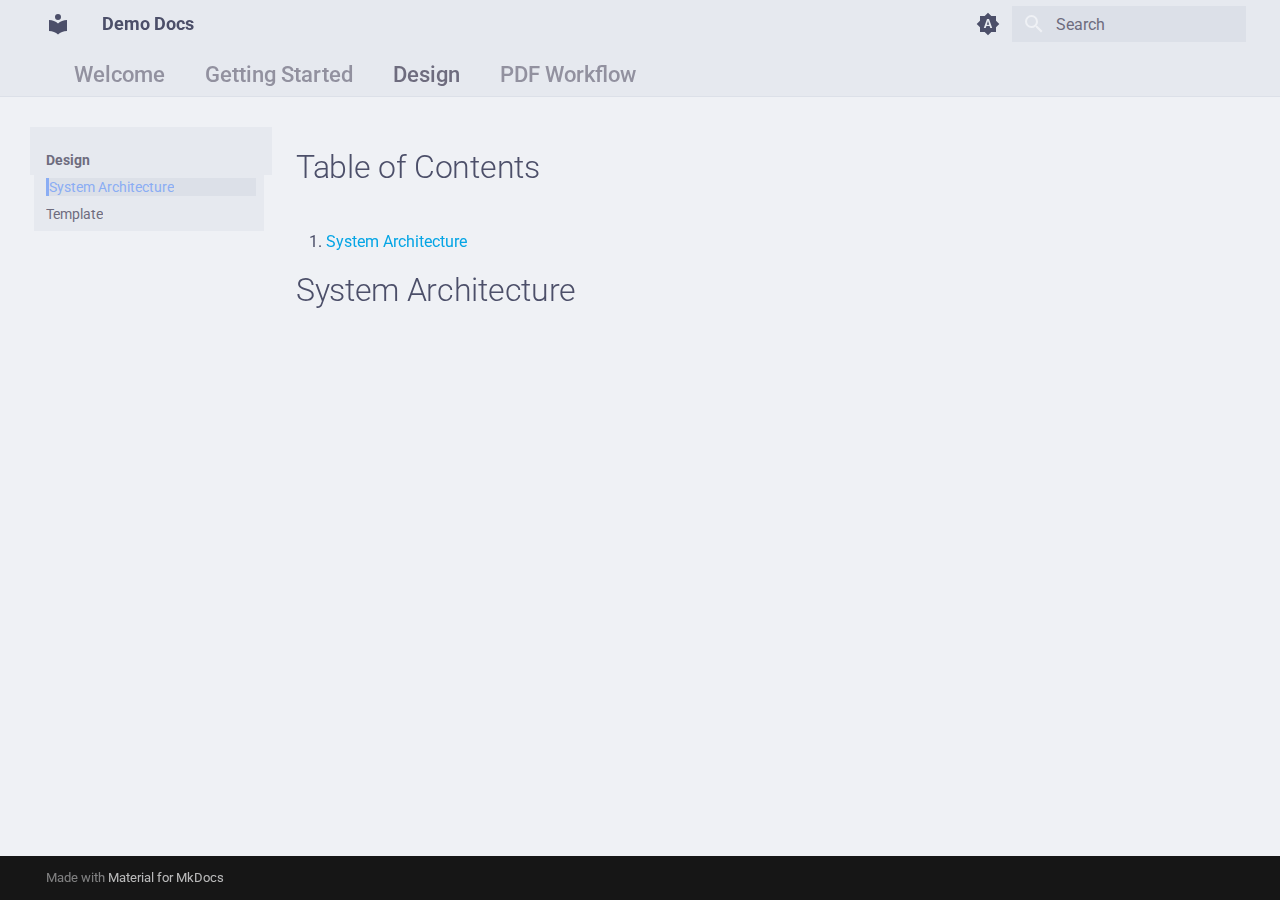
<file: design/system-arch/index.html>
<!doctype html>
<html lang="en" class="no-js">
  <head>
    
      <meta charset="utf-8">
      <meta name="viewport" content="width=device-width,initial-scale=1">
      
      
      
      
        <link rel="prev" href="../../getting-started/">
      
      
        <link rel="next" href="../../template/">
      
      
      <link rel="icon" href="../../assets/images/favicon.png">
      <meta name="generator" content="mkdocs-1.6.1, mkdocs-material-9.6.18">
    
    
      
        <title>System Architecture - Demo Docs</title>
      
    
    
      <link rel="stylesheet" href="../../assets/stylesheets/main.7e37652d.min.css">
      
        
        <link rel="stylesheet" href="../../assets/stylesheets/palette.06af60db.min.css">
      
      


    
    
      
    
    
      
        
        
        <link rel="preconnect" href="https://fonts.gstatic.com" crossorigin>
        <link rel="stylesheet" href="https://fonts.googleapis.com/css?family=Roboto:300,300i,400,400i,700,700i%7CRoboto+Mono:400,400i,700,700i&display=fallback">
        <style>:root{--md-text-font:"Roboto";--md-code-font:"Roboto Mono"}</style>
      
    
    
      <link rel="stylesheet" href="../../stylesheets/catppuccin.css">
    
    <script>__md_scope=new URL("../..",location),__md_hash=e=>[...e].reduce(((e,_)=>(e<<5)-e+_.charCodeAt(0)),0),__md_get=(e,_=localStorage,t=__md_scope)=>JSON.parse(_.getItem(t.pathname+"."+e)),__md_set=(e,_,t=localStorage,a=__md_scope)=>{try{t.setItem(a.pathname+"."+e,JSON.stringify(_))}catch(e){}}</script>
    
      

    
    
    
  </head>
  
  
    
    
      
    
    
    
    
    <body dir="ltr" data-md-color-scheme="default" data-md-color-primary="indigo" data-md-color-accent="indigo">
  
    
    <input class="md-toggle" data-md-toggle="drawer" type="checkbox" id="__drawer" autocomplete="off">
    <input class="md-toggle" data-md-toggle="search" type="checkbox" id="__search" autocomplete="off">
    <label class="md-overlay" for="__drawer"></label>
    <div data-md-component="skip">
      
        
        <a href="#table-of-contents" class="md-skip">
          Skip to content
        </a>
      
    </div>
    <div data-md-component="announce">
      
    </div>
    
    
      

<header class="md-header" data-md-component="header">
  <nav class="md-header__inner md-grid" aria-label="Header">
    <a href="../.." title="Demo Docs" class="md-header__button md-logo" aria-label="Demo Docs" data-md-component="logo">
      
  
  <svg xmlns="http://www.w3.org/2000/svg" viewBox="0 0 24 24"><path d="M12 8a3 3 0 0 0 3-3 3 3 0 0 0-3-3 3 3 0 0 0-3 3 3 3 0 0 0 3 3m0 3.54C9.64 9.35 6.5 8 3 8v11c3.5 0 6.64 1.35 9 3.54 2.36-2.19 5.5-3.54 9-3.54V8c-3.5 0-6.64 1.35-9 3.54"/></svg>

    </a>
    <label class="md-header__button md-icon" for="__drawer">
      
      <svg xmlns="http://www.w3.org/2000/svg" viewBox="0 0 24 24"><path d="M3 6h18v2H3zm0 5h18v2H3zm0 5h18v2H3z"/></svg>
    </label>
    <div class="md-header__title" data-md-component="header-title">
      <div class="md-header__ellipsis">
        <div class="md-header__topic">
          <span class="md-ellipsis">
            Demo Docs
          </span>
        </div>
        <div class="md-header__topic" data-md-component="header-topic">
          <span class="md-ellipsis">
            
              System Architecture
            
          </span>
        </div>
      </div>
    </div>
    
      
        <form class="md-header__option" data-md-component="palette">
  
    
    
    
    <input class="md-option" data-md-color-media="" data-md-color-scheme="default" data-md-color-primary="indigo" data-md-color-accent="indigo"  aria-label="Switch to dark mode"  type="radio" name="__palette" id="__palette_0">
    
      <label class="md-header__button md-icon" title="Switch to dark mode" for="__palette_1" hidden>
        <svg xmlns="http://www.w3.org/2000/svg" viewBox="0 0 24 24"><path d="m14.3 16-.7-2h-3.2l-.7 2H7.8L11 7h2l3.2 9zM20 8.69V4h-4.69L12 .69 8.69 4H4v4.69L.69 12 4 15.31V20h4.69L12 23.31 15.31 20H20v-4.69L23.31 12zm-9.15 3.96h2.3L12 9z"/></svg>
      </label>
    
  
    
    
    
    <input class="md-option" data-md-color-media="" data-md-color-scheme="slate" data-md-color-primary="indigo" data-md-color-accent="indigo"  aria-label="Switch to light mode"  type="radio" name="__palette" id="__palette_1">
    
      <label class="md-header__button md-icon" title="Switch to light mode" for="__palette_0" hidden>
        <svg xmlns="http://www.w3.org/2000/svg" viewBox="0 0 24 24"><path d="M12 8a4 4 0 0 0-4 4 4 4 0 0 0 4 4 4 4 0 0 0 4-4 4 4 0 0 0-4-4m0 10a6 6 0 0 1-6-6 6 6 0 0 1 6-6 6 6 0 0 1 6 6 6 6 0 0 1-6 6m8-9.31V4h-4.69L12 .69 8.69 4H4v4.69L.69 12 4 15.31V20h4.69L12 23.31 15.31 20H20v-4.69L23.31 12z"/></svg>
      </label>
    
  
</form>
      
    
    
      <script>var palette=__md_get("__palette");if(palette&&palette.color){if("(prefers-color-scheme)"===palette.color.media){var media=matchMedia("(prefers-color-scheme: light)"),input=document.querySelector(media.matches?"[data-md-color-media='(prefers-color-scheme: light)']":"[data-md-color-media='(prefers-color-scheme: dark)']");palette.color.media=input.getAttribute("data-md-color-media"),palette.color.scheme=input.getAttribute("data-md-color-scheme"),palette.color.primary=input.getAttribute("data-md-color-primary"),palette.color.accent=input.getAttribute("data-md-color-accent")}for(var[key,value]of Object.entries(palette.color))document.body.setAttribute("data-md-color-"+key,value)}</script>
    
    
    
      
      
        <label class="md-header__button md-icon" for="__search">
          
          <svg xmlns="http://www.w3.org/2000/svg" viewBox="0 0 24 24"><path d="M9.5 3A6.5 6.5 0 0 1 16 9.5c0 1.61-.59 3.09-1.56 4.23l.27.27h.79l5 5-1.5 1.5-5-5v-.79l-.27-.27A6.52 6.52 0 0 1 9.5 16 6.5 6.5 0 0 1 3 9.5 6.5 6.5 0 0 1 9.5 3m0 2C7 5 5 7 5 9.5S7 14 9.5 14 14 12 14 9.5 12 5 9.5 5"/></svg>
        </label>
        <div class="md-search" data-md-component="search" role="dialog">
  <label class="md-search__overlay" for="__search"></label>
  <div class="md-search__inner" role="search">
    <form class="md-search__form" name="search">
      <input type="text" class="md-search__input" name="query" aria-label="Search" placeholder="Search" autocapitalize="off" autocorrect="off" autocomplete="off" spellcheck="false" data-md-component="search-query" required>
      <label class="md-search__icon md-icon" for="__search">
        
        <svg xmlns="http://www.w3.org/2000/svg" viewBox="0 0 24 24"><path d="M9.5 3A6.5 6.5 0 0 1 16 9.5c0 1.61-.59 3.09-1.56 4.23l.27.27h.79l5 5-1.5 1.5-5-5v-.79l-.27-.27A6.52 6.52 0 0 1 9.5 16 6.5 6.5 0 0 1 3 9.5 6.5 6.5 0 0 1 9.5 3m0 2C7 5 5 7 5 9.5S7 14 9.5 14 14 12 14 9.5 12 5 9.5 5"/></svg>
        
        <svg xmlns="http://www.w3.org/2000/svg" viewBox="0 0 24 24"><path d="M20 11v2H8l5.5 5.5-1.42 1.42L4.16 12l7.92-7.92L13.5 5.5 8 11z"/></svg>
      </label>
      <nav class="md-search__options" aria-label="Search">
        
        <button type="reset" class="md-search__icon md-icon" title="Clear" aria-label="Clear" tabindex="-1">
          
          <svg xmlns="http://www.w3.org/2000/svg" viewBox="0 0 24 24"><path d="M19 6.41 17.59 5 12 10.59 6.41 5 5 6.41 10.59 12 5 17.59 6.41 19 12 13.41 17.59 19 19 17.59 13.41 12z"/></svg>
        </button>
      </nav>
      
        <div class="md-search__suggest" data-md-component="search-suggest"></div>
      
    </form>
    <div class="md-search__output">
      <div class="md-search__scrollwrap" tabindex="0" data-md-scrollfix>
        <div class="md-search-result" data-md-component="search-result">
          <div class="md-search-result__meta">
            Initializing search
          </div>
          <ol class="md-search-result__list" role="presentation"></ol>
        </div>
      </div>
    </div>
  </div>
</div>
      
    
    
  </nav>
  
</header>
    
    <div class="md-container" data-md-component="container">
      
      
        
          
            
<nav class="md-tabs" aria-label="Tabs" data-md-component="tabs">
  <div class="md-grid">
    <ul class="md-tabs__list">
      
        
  
  
  
  
    <li class="md-tabs__item">
      <a href="../.." class="md-tabs__link">
        
  
  
    
  
  Welcome

      </a>
    </li>
  

      
        
  
  
  
  
    <li class="md-tabs__item">
      <a href="../../getting-started/" class="md-tabs__link">
        
  
  
    
  
  Getting Started

      </a>
    </li>
  

      
        
  
  
  
    
  
  
    
    
      <li class="md-tabs__item md-tabs__item--active">
        <a href="./" class="md-tabs__link">
          
  
  
    
  
  Design

        </a>
      </li>
    
  

      
        
  
  
  
  
    <li class="md-tabs__item">
      <a href="../../pdf-workflow/" class="md-tabs__link">
        
  
  
    
  
  PDF Workflow

      </a>
    </li>
  

      
    </ul>
  </div>
</nav>
          
        
      
      <main class="md-main" data-md-component="main">
        <div class="md-main__inner md-grid">
          
            
              
              <div class="md-sidebar md-sidebar--primary" data-md-component="sidebar" data-md-type="navigation" >
                <div class="md-sidebar__scrollwrap">
                  <div class="md-sidebar__inner">
                    


  


  

<nav class="md-nav md-nav--primary md-nav--lifted md-nav--integrated" aria-label="Navigation" data-md-level="0">
  <label class="md-nav__title" for="__drawer">
    <a href="../.." title="Demo Docs" class="md-nav__button md-logo" aria-label="Demo Docs" data-md-component="logo">
      
  
  <svg xmlns="http://www.w3.org/2000/svg" viewBox="0 0 24 24"><path d="M12 8a3 3 0 0 0 3-3 3 3 0 0 0-3-3 3 3 0 0 0-3 3 3 3 0 0 0 3 3m0 3.54C9.64 9.35 6.5 8 3 8v11c3.5 0 6.64 1.35 9 3.54 2.36-2.19 5.5-3.54 9-3.54V8c-3.5 0-6.64 1.35-9 3.54"/></svg>

    </a>
    Demo Docs
  </label>
  
  <ul class="md-nav__list" data-md-scrollfix>
    
      
      
  
  
  
  
    <li class="md-nav__item">
      <a href="../.." class="md-nav__link">
        
  
  
  <span class="md-ellipsis">
    Welcome
    
  </span>
  

      </a>
    </li>
  

    
      
      
  
  
  
  
    <li class="md-nav__item">
      <a href="../../getting-started/" class="md-nav__link">
        
  
  
  <span class="md-ellipsis">
    Getting Started
    
  </span>
  

      </a>
    </li>
  

    
      
      
  
  
    
  
  
  
    
    
      
        
      
        
      
    
    
    
      
        
        
      
      
        
      
    
    
    <li class="md-nav__item md-nav__item--active md-nav__item--section md-nav__item--nested">
      
        
        
        <input class="md-nav__toggle md-toggle " type="checkbox" id="__nav_3" checked>
        
          
          <label class="md-nav__link" for="__nav_3" id="__nav_3_label" tabindex="">
            
  
  
  <span class="md-ellipsis">
    Design
    
  </span>
  

            <span class="md-nav__icon md-icon"></span>
          </label>
        
        <nav class="md-nav" data-md-level="1" aria-labelledby="__nav_3_label" aria-expanded="true">
          <label class="md-nav__title" for="__nav_3">
            <span class="md-nav__icon md-icon"></span>
            Design
          </label>
          <ul class="md-nav__list" data-md-scrollfix>
            
              
                
  
  
    
  
  
  
    <li class="md-nav__item md-nav__item--active">
      
      <input class="md-nav__toggle md-toggle" type="checkbox" id="__toc">
      
      
        
      
      
      <a href="./" class="md-nav__link md-nav__link--active">
        
  
  
  <span class="md-ellipsis">
    System Architecture
    
  </span>
  

      </a>
      
    </li>
  

              
            
              
                
  
  
  
  
    <li class="md-nav__item">
      <a href="../../template/" class="md-nav__link">
        
  
  
  <span class="md-ellipsis">
    Template
    
  </span>
  

      </a>
    </li>
  

              
            
          </ul>
        </nav>
      
    </li>
  

    
      
      
  
  
  
  
    <li class="md-nav__item">
      <a href="../../pdf-workflow/" class="md-nav__link">
        
  
  
  <span class="md-ellipsis">
    PDF Workflow
    
  </span>
  

      </a>
    </li>
  

    
  </ul>
</nav>
                  </div>
                </div>
              </div>
            
            
          
          
            <div class="md-content" data-md-component="content">
              <article class="md-content__inner md-typeset">
                
                  



<h1 id="table-of-contents">Table of Contents<a class="headerlink" href="#table-of-contents" title="Permanent link">&para;</a></h1>
<ol>
<li><a href="#org2206b80">System Architecture</a></li>
</ol>
<p><a id="org2206b80"></a></p>
<h1 id="system-architecture">System Architecture<a class="headerlink" href="#system-architecture" title="Permanent link">&para;</a></h1>












                
              </article>
            </div>
          
          
<script>var target=document.getElementById(location.hash.slice(1));target&&target.name&&(target.checked=target.name.startsWith("__tabbed_"))</script>
        </div>
        
      </main>
      
        <footer class="md-footer">
  
  <div class="md-footer-meta md-typeset">
    <div class="md-footer-meta__inner md-grid">
      <div class="md-copyright">
  
  
    Made with
    <a href="https://squidfunk.github.io/mkdocs-material/" target="_blank" rel="noopener">
      Material for MkDocs
    </a>
  
</div>
      
    </div>
  </div>
</footer>
      
    </div>
    <div class="md-dialog" data-md-component="dialog">
      <div class="md-dialog__inner md-typeset"></div>
    </div>
    
    
    
      
      <script id="__config" type="application/json">{"base": "../..", "features": ["navigation.instant", "navigation.tabs", "toc.integrate", "content.code.copy", "search.suggest", "navigation.expand", "navigation.sections", "navigation.tracking", "navigation.indexes"], "search": "../../assets/javascripts/workers/search.973d3a69.min.js", "tags": null, "translations": {"clipboard.copied": "Copied to clipboard", "clipboard.copy": "Copy to clipboard", "search.result.more.one": "1 more on this page", "search.result.more.other": "# more on this page", "search.result.none": "No matching documents", "search.result.one": "1 matching document", "search.result.other": "# matching documents", "search.result.placeholder": "Type to start searching", "search.result.term.missing": "Missing", "select.version": "Select version"}, "version": null}</script>
    
    
      <script src="../../assets/javascripts/bundle.92b07e13.min.js"></script>
      
    
  </body>
</html>
</file>
<file: stylesheets/catppuccin.css>
/* Catppuccin Macchiato Theme for MkDocs Material */

/* Base page background and text color - Dark mode (slate) */
[data-md-color-scheme="slate"] {
  --md-primary-fg-color: #8aadf4;  /* blue */
  --md-primary-bg-color: #24273a;  /* base */
  --md-accent-fg-color: #f5a97f;   /* peach */

  --md-default-bg-color: #24273a;  /* base background */
  --md-default-fg-color: #cad3f5;  /* text */

  --md-code-bg-color: #1e2030;     /* darker base for code */
  --md-code-fg-color: #f5bde6;     /* text for code */
}

/* Light mode (default) */
[data-md-color-scheme="default"] {
  --md-primary-fg-color: #8aadf4;  /* blue */
  --md-primary-bg-color: #eff1f5;  /* light base */
  --md-accent-fg-color: #f5a97f;   /* peach */

  --md-default-bg-color: #eff1f5;  /* light background */
  --md-default-fg-color: #4c4f69;  /* dark text */

  --md-code-bg-color: #e6e9ef;     /* light code background */
  --md-code-fg-color: #4c4f69;     /* dark code text */
}

/* Code block general appearance - Dark mode */
[data-md-color-scheme="slate"] .highlight,
[data-md-color-scheme="slate"] pre,
[data-md-color-scheme="slate"] code {
  background-color: #1e1e2e !important;
  color: #cdd6f4 !important;
}

/* Material theme code blocks - Dark mode */
[data-md-color-scheme="slate"] .md-typeset pre > code {
  background-color: #1e1e2e !important;
  color: #cdd6f4 !important;
}

/* Code block general appearance - Light mode */
[data-md-color-scheme="default"] .highlight,
[data-md-color-scheme="default"] pre,
[data-md-color-scheme="default"] code {
  background-color: #e6e9ef !important;
  color: #4c4f69 !important;
}

/* Material theme code blocks - Light mode */
[data-md-color-scheme="default"] .md-typeset pre > code {
  background-color: #e6e9ef !important;
  color: #4c4f69 !important;
}

/* Syntax highlight (Pygments classes) - Dark mode */
[data-md-color-scheme="slate"] .highlight .k, 
[data-md-color-scheme="slate"] .highlight .kd, 
[data-md-color-scheme="slate"] .highlight .kn, 
[data-md-color-scheme="slate"] .highlight .kp, 
[data-md-color-scheme="slate"] .highlight .kr, 
[data-md-color-scheme="slate"] .highlight .kt { 
  color: #89b4fa !important; 
}  /* keyword */

[data-md-color-scheme="slate"] .highlight .s, 
[data-md-color-scheme="slate"] .highlight .s1, 
[data-md-color-scheme="slate"] .highlight .s2, 
[data-md-color-scheme="slate"] .highlight .sb, 
[data-md-color-scheme="slate"] .highlight .sc, 
[data-md-color-scheme="slate"] .highlight .sd, 
[data-md-color-scheme="slate"] .highlight .se, 
[data-md-color-scheme="slate"] .highlight .sh, 
[data-md-color-scheme="slate"] .highlight .si, 
[data-md-color-scheme="slate"] .highlight .sx, 
[data-md-color-scheme="slate"] .highlight .sr, 
[data-md-color-scheme="slate"] .highlight .ss, 
[data-md-color-scheme="slate"] .highlight .sx { 
  color: #f5c2e7 !important; 
}  /* string */

[data-md-color-scheme="slate"] .highlight .c, 
[data-md-color-scheme="slate"] .highlight .c1, 
[data-md-color-scheme="slate"] .highlight .cm, 
[data-md-color-scheme="slate"] .highlight .cp, 
[data-md-color-scheme="slate"] .highlight .cs { 
  color: #585b70 !important; 
  font-style: italic !important; 
}  /* comment */

[data-md-color-scheme="slate"] .highlight .n, 
[data-md-color-scheme="slate"] .highlight .na, 
[data-md-color-scheme="slate"] .highlight .nb, 
[data-md-color-scheme="slate"] .highlight .nc, 
[data-md-color-scheme="slate"] .highlight .nd, 
[data-md-color-scheme="slate"] .highlight .ne, 
[data-md-color-scheme="slate"] .highlight .nf, 
[data-md-color-scheme="slate"] .highlight .ni, 
[data-md-color-scheme="slate"] .highlight .nl, 
[data-md-color-scheme="slate"] .highlight .nn, 
[data-md-color-scheme="slate"] .highlight .no, 
[data-md-color-scheme="slate"] .highlight .nt, 
[data-md-color-scheme="slate"] .highlight .nv { 
  color: #cdd6f4 !important; 
}  /* name/identifier */

[data-md-color-scheme="slate"] .highlight .o, 
[data-md-color-scheme="slate"] .highlight .ow { 
  color: #fab387 !important; 
}  /* operator */

[data-md-color-scheme="slate"] .highlight .mi, 
[data-md-color-scheme="slate"] .highlight .mf, 
[data-md-color-scheme="slate"] .highlight .mh, 
[data-md-color-scheme="slate"] .highlight .il, 
[data-md-color-scheme="slate"] .highlight .mo { 
  color: #f38ba8 !important; 
} /* number literal */

[data-md-color-scheme="slate"] .highlight .nf, 
[data-md-color-scheme="slate"] .highlight .fm { 
  color: #94e2d5 !important; 
} /* function name */

[data-md-color-scheme="slate"] .highlight .p { 
  color: #cdd6f4 !important; 
}  /* punctuation */

/* Syntax highlight (Pygments classes) - Light mode */
[data-md-color-scheme="default"] .highlight .k, 
[data-md-color-scheme="default"] .highlight .kd, 
[data-md-color-scheme="default"] .highlight .kn, 
[data-md-color-scheme="default"] .highlight .kp, 
[data-md-color-scheme="default"] .highlight .kr, 
[data-md-color-scheme="default"] .highlight .kt { 
  color: #1e66f5 !important; 
}  /* keyword */

[data-md-color-scheme="default"] .highlight .s, 
[data-md-color-scheme="default"] .highlight .s1, 
[data-md-color-scheme="default"] .highlight .s2, 
[data-md-color-scheme="default"] .highlight .sb, 
[data-md-color-scheme="default"] .highlight .sc, 
[data-md-color-scheme="default"] .highlight .sd, 
[data-md-color-scheme="default"] .highlight .se, 
[data-md-color-scheme="default"] .highlight .sh, 
[data-md-color-scheme="default"] .highlight .si, 
[data-md-color-scheme="default"] .highlight .sx, 
[data-md-color-scheme="default"] .highlight .sr, 
[data-md-color-scheme="default"] .highlight .ss, 
[data-md-color-scheme="default"] .highlight .sx { 
  color: #d6409f !important; 
}  /* string */

[data-md-color-scheme="default"] .highlight .c, 
[data-md-color-scheme="default"] .highlight .c1, 
[data-md-color-scheme="default"] .highlight .cm, 
[data-md-color-scheme="default"] .highlight .cp, 
[data-md-color-scheme="default"] .highlight .cs { 
  color: #8c8fa1 !important; 
  font-style: italic !important; 
}  /* comment */

[data-md-color-scheme="default"] .highlight .n, 
[data-md-color-scheme="default"] .highlight .na, 
[data-md-color-scheme="default"] .highlight .nb, 
[data-md-color-scheme="default"] .highlight .nc, 
[data-md-color-scheme="default"] .highlight .nd, 
[data-md-color-scheme="default"] .highlight .ne, 
[data-md-color-scheme="default"] .highlight .nf, 
[data-md-color-scheme="default"] .highlight .ni, 
[data-md-color-scheme="default"] .highlight .nl, 
[data-md-color-scheme="default"] .highlight .nn, 
[data-md-color-scheme="default"] .highlight .no, 
[data-md-color-scheme="default"] .highlight .nt, 
[data-md-color-scheme="default"] .highlight .nv { 
  color: #4c4f69 !important; 
}  /* name/identifier */

[data-md-color-scheme="default"] .highlight .o, 
[data-md-color-scheme="default"] .highlight .ow { 
  color: #fe640b !important; 
}  /* operator */

[data-md-color-scheme="default"] .highlight .mi, 
[data-md-color-scheme="default"] .highlight .mf, 
[data-md-color-scheme="default"] .highlight .mh, 
[data-md-color-scheme="default"] .highlight .il, 
[data-md-color-scheme="default"] .highlight .mo { 
  color: #d20f39 !important; 
} /* number literal */

[data-md-color-scheme="default"] .highlight .nf, 
[data-md-color-scheme="default"] .highlight .fm { 
  color: #40a02b !important; 
} /* function name */

[data-md-color-scheme="default"] .highlight .p { 
  color: #4c4f69 !important; 
}  /* punctuation */

/* Additional Catppuccin-specific colors - Dark mode */
[data-md-color-scheme="slate"] .highlight .nb, 
[data-md-color-scheme="slate"] .highlight .nc { 
  color: #f9e2af !important; 
} /* built-in name, class name */

[data-md-color-scheme="slate"] .highlight .nd { 
  color: #89dceb !important; 
} /* decorator name */

[data-md-color-scheme="slate"] .highlight .ne { 
  color: #f38ba8 !important; 
} /* exception name */

[data-md-color-scheme="slate"] .highlight .ni { 
  color: #f5c2e7 !important; 
} /* entity name */

[data-md-color-scheme="slate"] .highlight .nl { 
  color: #a6e3a1 !important; 
} /* label name */

[data-md-color-scheme="slate"] .highlight .nn { 
  color: #f9e2af !important; 
} /* namespace name */

[data-md-color-scheme="slate"] .highlight .no { 
  color: #f38ba8 !important; 
} /* constant name */

[data-md-color-scheme="slate"] .highlight .nt { 
  color: #f38ba8 !important; 
} /* tag name */

/* Additional Catppuccin-specific colors - Light mode */
[data-md-color-scheme="default"] .highlight .nb, 
[data-md-color-scheme="default"] .highlight .nc { 
  color: #df8e1d !important; 
} /* built-in name, class name */

[data-md-color-scheme="default"] .highlight .nd { 
  color: #04a5e5 !important; 
} /* decorator name */

[data-md-color-scheme="default"] .highlight .ne { 
  color: #d20f39 !important; 
} /* exception name */

[data-md-color-scheme="default"] .highlight .ni { 
  color: #d6409f !important; 
} /* entity name */

[data-md-color-scheme="default"] .highlight .nl { 
  color: #40a02b !important; 
} /* label name */

[data-md-color-scheme="default"] .highlight .nn { 
  color: #df8e1d !important; 
} /* namespace name */

[data-md-color-scheme="default"] .highlight .no { 
  color: #d20f39 !important; 
} /* constant name */

[data-md-color-scheme="default"] .highlight .nt { 
  color: #d20f39 !important; 
} /* tag name */

/* Additional Material theme specific selectors - Dark mode */
[data-md-color-scheme="slate"] .highlight .k, 
[data-md-color-scheme="slate"] .highlight .kd, 
[data-md-color-scheme="slate"] .highlight .kn, 
[data-md-color-scheme="slate"] .highlight .kp, 
[data-md-color-scheme="slate"] .highlight .kr, 
[data-md-color-scheme="slate"] .highlight .kt,
[data-md-color-scheme="slate"] .highlight .s, 
[data-md-color-scheme="slate"] .highlight .s1, 
[data-md-color-scheme="slate"] .highlight .s2, 
[data-md-color-scheme="slate"] .highlight .sb, 
[data-md-color-scheme="slate"] .highlight .sc, 
[data-md-color-scheme="slate"] .highlight .sd, 
[data-md-color-scheme="slate"] .highlight .se, 
[data-md-color-scheme="slate"] .highlight .sh, 
[data-md-color-scheme="slate"] .highlight .si, 
[data-md-color-scheme="slate"] .highlight .sx, 
[data-md-color-scheme="slate"] .highlight .sr, 
[data-md-color-scheme="slate"] .highlight .ss, 
[data-md-color-scheme="slate"] .highlight .sx,
[data-md-color-scheme="slate"] .highlight .c, 
[data-md-color-scheme="slate"] .highlight .c1, 
[data-md-color-scheme="slate"] .highlight .cm, 
[data-md-color-scheme="slate"] .highlight .cp, 
[data-md-color-scheme="slate"] .highlight .cs,
[data-md-color-scheme="slate"] .highlight .n, 
[data-md-color-scheme="slate"] .highlight .na, 
[data-md-color-scheme="slate"] .highlight .nb, 
[data-md-color-scheme="slate"] .highlight .nc, 
[data-md-color-scheme="slate"] .highlight .nd, 
[data-md-color-scheme="slate"] .highlight .ne, 
[data-md-color-scheme="slate"] .highlight .nf, 
[data-md-color-scheme="slate"] .highlight .ni, 
[data-md-color-scheme="slate"] .highlight .nl, 
[data-md-color-scheme="slate"] .highlight .nn, 
[data-md-color-scheme="slate"] .highlight .no, 
[data-md-color-scheme="slate"] .highlight .nt, 
[data-md-color-scheme="slate"] .highlight .nv,
[data-md-color-scheme="slate"] .highlight .o, 
[data-md-color-scheme="slate"] .highlight .ow,
[data-md-color-scheme="slate"] .highlight .mi, 
[data-md-color-scheme="slate"] .highlight .mf, 
[data-md-color-scheme="slate"] .highlight .mh, 
[data-md-color-scheme="slate"] .highlight .il, 
[data-md-color-scheme="slate"] .highlight .mo,
[data-md-color-scheme="slate"] .highlight .nf, 
[data-md-color-scheme="slate"] .highlight .fm,
[data-md-color-scheme="slate"] .highlight .p {
  font-weight: inherit !important;
}

/* Additional Material theme specific selectors - Light mode */
[data-md-color-scheme="default"] .highlight .k, 
[data-md-color-scheme="default"] .highlight .kd, 
[data-md-color-scheme="default"] .highlight .kn, 
[data-md-color-scheme="default"] .highlight .kp, 
[data-md-color-scheme="default"] .highlight .kr, 
[data-md-color-scheme="default"] .highlight .kt,
[data-md-color-scheme="default"] .highlight .s, 
[data-md-color-scheme="default"] .highlight .s1, 
[data-md-color-scheme="default"] .highlight .s2, 
[data-md-color-scheme="default"] .highlight .sb, 
[data-md-color-scheme="default"] .highlight .sc, 
[data-md-color-scheme="default"] .highlight .sd, 
[data-md-color-scheme="default"] .highlight .se, 
[data-md-color-scheme="default"] .highlight .sh, 
[data-md-color-scheme="default"] .highlight .si, 
[data-md-color-scheme="default"] .highlight .sx, 
[data-md-color-scheme="default"] .highlight .sr, 
[data-md-color-scheme="default"] .highlight .ss, 
[data-md-color-scheme="default"] .highlight .sx,
[data-md-color-scheme="default"] .highlight .c, 
[data-md-color-scheme="default"] .highlight .c1, 
[data-md-color-scheme="default"] .highlight .cm, 
[data-md-color-scheme="default"] .highlight .cp, 
[data-md-color-scheme="default"] .highlight .cs,
[data-md-color-scheme="default"] .highlight .n, 
[data-md-color-scheme="default"] .highlight .na, 
[data-md-color-scheme="default"] .highlight .nb, 
[data-md-color-scheme="default"] .highlight .nc, 
[data-md-color-scheme="default"] .highlight .nd, 
[data-md-color-scheme="default"] .highlight .ne, 
[data-md-color-scheme="default"] .highlight .nf, 
[data-md-color-scheme="default"] .highlight .ni, 
[data-md-color-scheme="default"] .highlight .nl, 
[data-md-color-scheme="default"] .highlight .nn, 
[data-md-color-scheme="default"] .highlight .no, 
[data-md-color-scheme="default"] .highlight .nt, 
[data-md-color-scheme="default"] .highlight .nv,
[data-md-color-scheme="default"] .highlight .o, 
[data-md-color-scheme="default"] .highlight .ow,
[data-md-color-scheme="default"] .highlight .mi, 
[data-md-color-scheme="default"] .highlight .mf, 
[data-md-color-scheme="default"] .highlight .mh, 
[data-md-color-scheme="default"] .highlight .il, 
[data-md-color-scheme="default"] .highlight .mo,
[data-md-color-scheme="default"] .highlight .nf, 
[data-md-color-scheme="default"] .highlight .fm,
[data-md-color-scheme="default"] .highlight .p {
  font-weight: inherit !important;
}

/* Links adjustment - Dark mode */
[data-md-color-scheme="slate"] .md-typeset a {
  color: #8bd5ca; /* teal */
}
[data-md-color-scheme="slate"] .md-typeset a:hover {
  color: #f4dbd6; /* rosewater */
}

/* Links adjustment - Light mode */
[data-md-color-scheme="default"] .md-typeset a {
  color: #04a5e5; /* blue */
}
[data-md-color-scheme="default"] .md-typeset a:hover {
  color: #1e66f5; /* darker blue */
}

/* Additional Catppuccin theme elements - Dark mode */
[data-md-color-scheme="slate"] .md-header {
  background-color: #1e1e2e !important;
}

[data-md-color-scheme="slate"] .md-header__title {
  color: #cdd6f4 !important;
}

[data-md-color-scheme="slate"] .md-header__button {
  color: #cdd6f4 !important;
}

[data-md-color-scheme="slate"] .md-header__button:hover {
  color: #8aadf4 !important;
}

/* Navigation bar styling - Dark mode */
[data-md-color-scheme="slate"] .md-tabs {
  background-color: #1e1e2e !important;
  border-bottom: 1px solid #313244 !important;
}

[data-md-color-scheme="slate"] .md-tabs__list {
  background-color: #1e1e2e !important;
  padding: 0 1rem !important;
  overflow-x: auto !important;
  flex-wrap: nowrap !important;
}

[data-md-color-scheme="slate"] .md-tabs__item {
  background-color: transparent !important;
  padding: 0.5rem 1rem 0.75rem 1rem !important;
  min-width: fit-content !important;
  white-space: nowrap !important;
}

[data-md-color-scheme="slate"] .md-tabs__link {
  color: #a6adc8 !important;
  background-color: transparent !important;
  font-size: 1.1rem !important;
  font-weight: 500 !important;
  line-height: 1.5 !important;
  display: flex !important;
  align-items: center !important;
  text-decoration: none !important;
  transition: all 0.2s ease !important;
  white-space: nowrap !important;
  overflow: visible !important;
  text-overflow: clip !important;
  margin-top: 0 !important;
  margin-bottom: 0 !important;
}

[data-md-color-scheme="slate"] .md-tabs__link:hover {
  color: #cdd6f4 !important;
  background-color: #313244 !important;
  font-size: 1.1rem !important;
  font-weight: 500 !important;
  text-decoration: none !important;
  margin-top: 0 !important;
  margin-bottom: 0 !important;
}

[data-md-color-scheme="slate"] .md-tabs__link--active {
  color: #8aadf4 !important;
  background-color: #313244 !important;
  border-bottom: 3px solid #8aadf4 !important;
  font-size: 1.1rem !important;
  font-weight: 600 !important;
  text-decoration: none !important;
  margin-top: 0 !important;
  margin-bottom: 0.25rem !important;
}

/* Sidebar styling - Dark mode */
[data-md-color-scheme="slate"] .md-nav {
  background-color: #1e1e2e !important;
}

[data-md-color-scheme="slate"] .md-nav__title {
  color: #cdd6f4 !important;
  background-color: #1e1e2e !important;
}

[data-md-color-scheme="slate"] .md-nav__link {
  color: #a6adc8 !important;
  background-color: transparent !important;
}

[data-md-color-scheme="slate"] .md-nav__link:hover {
  color: #cdd6f4 !important;
  background-color: #313244 !important;
}

[data-md-color-scheme="slate"] .md-nav__item .md-nav__link--active {
  color: #8aadf4 !important;
  background-color: #313244 !important;
  border-left: 3px solid #8aadf4 !important;
  box-shadow: none !important;
  text-shadow: none !important;
}

[data-md-color-scheme="slate"] .md-sidebar {
  background-color: #1e1e2e !important;
}

/* Main content area - Dark mode */
[data-md-color-scheme="slate"] .md-main {
  background-color: #24273a !important;
}

[data-md-color-scheme="slate"] .md-content {
  background-color: #24273a !important;
}

/* Table of contents - Dark mode */
[data-md-color-scheme="slate"] .md-nav__list {
  background-color: #1e1e2e !important;
}

[data-md-color-scheme="slate"] .md-nav__item {
  background-color: transparent !important;
}

/* Active navigation item - Dark mode */
[data-md-color-scheme="slate"] .md-nav__item .md-nav__link--active {
  color: #8aadf4 !important;
  background-color: #313244 !important;
}

/* Navigation hover states - Dark mode */
[data-md-color-scheme="slate"] .md-nav__link:hover,
[data-md-color-scheme="slate"] .md-nav__link:focus {
  color: #cdd6f4 !important;
  background-color: #313244 !important;
  box-shadow: none !important;
  text-shadow: none !important;
}

/* Additional Catppuccin theme elements - Light mode */
[data-md-color-scheme="default"] .md-header {
  background-color: #e6e9ef !important;
}

[data-md-color-scheme="default"] .md-header__title {
  color: #4c4f69 !important;
}

[data-md-color-scheme="default"] .md-header__button {
  color: #4c4f69 !important;
}

[data-md-color-scheme="default"] .md-header__button:hover {
  color: #8aadf4 !important;
}

/* Navigation bar styling - Light mode */
[data-md-color-scheme="default"] .md-tabs {
  background-color: #e6e9ef !important;
  border-bottom: 1px solid #dce0e8 !important;
}

[data-md-color-scheme="default"] .md-tabs__list {
  background-color: #e6e9ef !important;
  padding: 0 1rem !important;
  overflow-x: auto !important;
  flex-wrap: nowrap !important;
}

[data-md-color-scheme="default"] .md-tabs__item {
  background-color: transparent !important;
  padding: 0.5rem 1rem 0.75rem 1rem !important;
  min-width: fit-content !important;
  white-space: nowrap !important;
}

[data-md-color-scheme="default"] .md-tabs__link {
  color: #6e6c7e !important;
  background-color: transparent !important;
  font-size: 1.1rem !important;
  font-weight: 500 !important;
  line-height: 1.5 !important;
  display: flex !important;
  align-items: center !important;
  text-decoration: none !important;
  transition: all 0.2s ease !important;
  white-space: nowrap !important;
  overflow: visible !important;
  text-overflow: clip !important;
  margin-top: 0 !important;
  margin-bottom: 0 !important;
}

[data-md-color-scheme="default"] .md-tabs__link:hover {
  color: #4c4f69 !important;
  background-color: #dce0e8 !important;
  font-size: 1.1rem !important;
  font-weight: 500 !important;
  text-decoration: none !important;
  margin-top: 0 !important;
  margin-bottom: 0 !important;
}

[data-md-color-scheme="default"] .md-tabs__link--active {
  color: #8aadf4 !important;
  background-color: #dce0e8 !important;
  border-bottom: 3px solid #8aadf4 !important;
  font-size: 1.1rem !important;
  font-weight: 600 !important;
  text-decoration: none !important;
  margin-top: 0 !important;
  margin-bottom: 0.25rem !important;
}

/* Sidebar styling - Light mode */
[data-md-color-scheme="default"] .md-nav {
  background-color: #e6e9ef !important;
}

[data-md-color-scheme="default"] .md-nav__title {
  color: #4c4f69 !important;
  background-color: #e6e9ef !important;
}

[data-md-color-scheme="default"] .md-nav__link {
  color: #6e6c7e !important;
  background-color: transparent !important;
}

[data-md-color-scheme="default"] .md-nav__link:hover {
  color: #4c4f69 !important;
  background-color: #dce0e8 !important;
}

[data-md-color-scheme="default"] .md-nav__item .md-nav__link--active {
  color: #8aadf4 !important;
  background-color: #dce0e8 !important;
  border-left: 3px solid #8aadf4 !important;
  box-shadow: none !important;
  text-shadow: none !important;
}

[data-md-color-scheme="default"] .md-sidebar {
  background-color: #e6e9ef !important;
}

/* Main content area - Light mode */
[data-md-color-scheme="default"] .md-main {
  background-color: #eff1f5 !important;
}

[data-md-color-scheme="default"] .md-content {
  background-color: #eff1f5 !important;
}

/* Table of contents - Light mode */
[data-md-color-scheme="default"] .md-nav__list {
  background-color: #e6e9ef !important;
}

[data-md-color-scheme="default"] .md-nav__item {
  background-color: transparent !important;
}

/* Active navigation item - Light mode */
[data-md-color-scheme="default"] .md-nav__item .md-nav__link--active {
  color: #8aadf4 !important;
  background-color: #dce0e8 !important;
}

/* Navigation hover states - Light mode */
[data-md-color-scheme="default"] .md-nav__link:hover,
[data-md-color-scheme="default"] .md-nav__link:focus {
  color: #4c4f69 !important;
  background-color: #dce0e8 !important;
  box-shadow: none !important;
  text-shadow: none !important;
}

/* Remove all glow effects from navigation - Dark mode */
[data-md-color-scheme="slate"] .md-nav__link,
[data-md-color-scheme="slate"] .md-nav__item .md-nav__link--active,
[data-md-color-scheme="slate"] .md-nav__link:hover,
[data-md-color-scheme="slate"] .md-nav__link:focus {
  box-shadow: none !important;
  text-shadow: none !important;
  filter: none !important;
}

/* Remove Material theme's default focus effects - Dark mode */
[data-md-color-scheme="slate"] .md-nav__link:focus {
  outline: none !important;
  box-shadow: none !important;
}

/* Ensure clean active state - Dark mode */
[data-md-color-scheme="slate"] .md-nav__item .md-nav__link--active {
  position: relative !important;
}

[data-md-color-scheme="slate"] .md-nav__item .md-nav__link--active::before {
  content: none !important;
}

/* Remove all glow effects from navigation - Light mode */
[data-md-color-scheme="default"] .md-nav__link,
[data-md-color-scheme="default"] .md-nav__item .md-nav__link--active,
[data-md-color-scheme="default"] .md-nav__link:hover,
[data-md-color-scheme="default"] .md-nav__link:focus {
  box-shadow: none !important;
  text-shadow: none !important;
  filter: none !important;
}

/* Remove Material theme's default focus effects - Light mode */
[data-md-color-scheme="default"] .md-nav__link:focus {
  outline: none !important;
  box-shadow: none !important;
}

/* Ensure clean active state - Light mode */
[data-md-color-scheme="default"] .md-nav__item .md-nav__link--active {
  position: relative !important;
}

[data-md-color-scheme="default"] .md-nav__item .md-nav__link--active::before {
  content: none !important;
}

/* Search box styling - Dark mode */
[data-md-color-scheme="slate"] .md-search__input {
  background-color: #313244 !important;
  color: #cdd6f4 !important;
}

[data-md-color-scheme="slate"] .md-search__input::placeholder {
  color: #a6adc8 !important;
}

/* Additional page styling for consistency - Dark mode */
[data-md-color-scheme="slate"] body {
  background-color: #24273a !important;
  color: #cdd6f4 !important;
}

[data-md-color-scheme="slate"] .md-typeset {
  color: #cdd6f4 !important;
}

/* Ensure all text elements use the theme colors - Dark mode */
[data-md-color-scheme="slate"] .md-typeset h1,
[data-md-color-scheme="slate"] .md-typeset h2,
[data-md-color-scheme="slate"] .md-typeset h3,
[data-md-color-scheme="slate"] .md-typeset h4,
[data-md-color-scheme="slate"] .md-typeset h5,
[data-md-color-scheme="slate"] .md-typeset h6 {
  color: #cdd6f4 !important;
}

/* Table styling - Dark mode */
[data-md-color-scheme="slate"] .md-typeset table {
  background-color: #1e1e2e !important;
  color: #cdd6f4 !important;
}

[data-md-color-scheme="slate"] .md-typeset table th {
  background-color: #313244 !important;
  color: #cdd6f4 !important;
}

[data-md-color-scheme="slate"] .md-typeset table td {
  background-color: #1e1e2e !important;
  color: #cdd6f4 !important;
  border-color: #313244 !important;
}

/* List styling - Dark mode */
[data-md-color-scheme="slate"] .md-typeset ul,
[data-md-color-scheme="slate"] .md-typeset ol {
  color: #cdd6f4 !important;
}

/* Blockquote styling - Dark mode */
[data-md-color-scheme="slate"] .md-typeset blockquote {
  background-color: #1e1e2e !important;
  border-left-color: #8aadf4 !important;
  color: #a6adc8 !important;
}

/* Search box styling - Light mode */
[data-md-color-scheme="default"] .md-search__input {
  background-color: #dce0e8 !important;
  color: #4c4f69 !important;
}

[data-md-color-scheme="default"] .md-search__input::placeholder {
  color: #6e6c7e !important;
}

/* Additional page styling for consistency - Light mode */
[data-md-color-scheme="default"] body {
  background-color: #eff1f5 !important;
  color: #4c4f69 !important;
}

[data-md-color-scheme="default"] .md-typeset {
  color: #4c4f69 !important;
}

/* Ensure all text elements use the theme colors - Light mode */
[data-md-color-scheme="default"] .md-typeset h1,
[data-md-color-scheme="default"] .md-typeset h2,
[data-md-color-scheme="default"] .md-typeset h3,
[data-md-color-scheme="default"] .md-typeset h4,
[data-md-color-scheme="default"] .md-typeset h5,
[data-md-color-scheme="default"] .md-typeset h6 {
  color: #4c4f69 !important;
}

/* Table styling - Light mode */
[data-md-color-scheme="default"] .md-typeset table {
  background-color: #e6e9ef !important;
  color: #4c4f69 !important;
}

[data-md-color-scheme="default"] .md-typeset table th {
  background-color: #dce0e8 !important;
  color: #4c4f69 !important;
}

[data-md-color-scheme="default"] .md-typeset table td {
  background-color: #e6e9ef !important;
  color: #4c4f69 !important;
  border-color: #dce0e8 !important;
}

/* List styling - Light mode */
[data-md-color-scheme="default"] .md-typeset ul,
[data-md-color-scheme="default"] .md-typeset ol {
  color: #4c4f69 !important;
}

/* Blockquote styling - Light mode */
[data-md-color-scheme="default"] .md-typeset blockquote {
  background-color: #e6e9ef !important;
  border-left-color: #8aadf4 !important;
  color: #6e6c7e !important;
}
</file>
<file: assets/stylesheets/main.7e37652d.min.css>
@charset "UTF-8";html{-webkit-text-size-adjust:none;-moz-text-size-adjust:none;text-size-adjust:none;box-sizing:border-box}*,:after,:before{box-sizing:inherit}@media (prefers-reduced-motion){*,:after,:before{transition:none!important}}body{margin:0}a,button,input,label{-webkit-tap-highlight-color:transparent}a{color:inherit;text-decoration:none}hr{border:0;box-sizing:initial;display:block;height:.05rem;overflow:visible;padding:0}small{font-size:80%}sub,sup{line-height:1em}img{border-style:none}table{border-collapse:initial;border-spacing:0}td,th{font-weight:400;vertical-align:top}button{background:#0000;border:0;font-family:inherit;font-size:inherit;margin:0;padding:0}input{border:0;outline:none}:root{--md-primary-fg-color:#4051b5;--md-primary-fg-color--light:#5d6cc0;--md-primary-fg-color--dark:#303fa1;--md-primary-bg-color:#fff;--md-primary-bg-color--light:#ffffffb3;--md-accent-fg-color:#526cfe;--md-accent-fg-color--transparent:#526cfe1a;--md-accent-bg-color:#fff;--md-accent-bg-color--light:#ffffffb3}[data-md-color-scheme=default]{color-scheme:light}[data-md-color-scheme=default] img[src$="#gh-dark-mode-only"],[data-md-color-scheme=default] img[src$="#only-dark"]{display:none}:root,[data-md-color-scheme=default]{--md-hue:225deg;--md-default-fg-color:#000000de;--md-default-fg-color--light:#0000008a;--md-default-fg-color--lighter:#00000052;--md-default-fg-color--lightest:#00000012;--md-default-bg-color:#fff;--md-default-bg-color--light:#ffffffb3;--md-default-bg-color--lighter:#ffffff4d;--md-default-bg-color--lightest:#ffffff1f;--md-code-fg-color:#36464e;--md-code-bg-color:#f5f5f5;--md-code-hl-color:#4287ff;--md-code-hl-color--light:#4287ff1a;--md-code-hl-number-color:#d52a2a;--md-code-hl-special-color:#db1457;--md-code-hl-function-color:#a846b9;--md-code-hl-constant-color:#6e59d9;--md-code-hl-keyword-color:#3f6ec6;--md-code-hl-string-color:#1c7d4d;--md-code-hl-name-color:var(--md-code-fg-color);--md-code-hl-operator-color:var(--md-default-fg-color--light);--md-code-hl-punctuation-color:var(--md-default-fg-color--light);--md-code-hl-comment-color:var(--md-default-fg-color--light);--md-code-hl-generic-color:var(--md-default-fg-color--light);--md-code-hl-variable-color:var(--md-default-fg-color--light);--md-typeset-color:var(--md-default-fg-color);--md-typeset-a-color:var(--md-primary-fg-color);--md-typeset-del-color:#f5503d26;--md-typeset-ins-color:#0bd57026;--md-typeset-kbd-color:#fafafa;--md-typeset-kbd-accent-color:#fff;--md-typeset-kbd-border-color:#b8b8b8;--md-typeset-mark-color:#ffff0080;--md-typeset-table-color:#0000001f;--md-typeset-table-color--light:rgba(0,0,0,.035);--md-admonition-fg-color:var(--md-default-fg-color);--md-admonition-bg-color:var(--md-default-bg-color);--md-warning-fg-color:#000000de;--md-warning-bg-color:#ff9;--md-footer-fg-color:#fff;--md-footer-fg-color--light:#ffffffb3;--md-footer-fg-color--lighter:#ffffff73;--md-footer-bg-color:#000000de;--md-footer-bg-color--dark:#00000052;--md-shadow-z1:0 0.2rem 0.5rem #0000000d,0 0 0.05rem #0000001a;--md-shadow-z2:0 0.2rem 0.5rem #0000001a,0 0 0.05rem #00000040;--md-shadow-z3:0 0.2rem 0.5rem #0003,0 0 0.05rem #00000059}.md-icon svg{fill:currentcolor;display:block;height:1.2rem;width:1.2rem}body{-webkit-font-smoothing:antialiased;-moz-osx-font-smoothing:grayscale;--md-text-font-family:var(--md-text-font,_),-apple-system,BlinkMacSystemFont,Helvetica,Arial,sans-serif;--md-code-font-family:var(--md-code-font,_),SFMono-Regular,Consolas,Menlo,monospace}aside,body,input{font-feature-settings:"kern","liga";color:var(--md-typeset-color);font-family:var(--md-text-font-family)}code,kbd,pre{font-feature-settings:"kern";font-family:var(--md-code-font-family)}:root{--md-typeset-table-sort-icon:url('data:image/svg+xml;charset=utf-8,<svg xmlns="http://www.w3.org/2000/svg" viewBox="0 0 24 24"><path d="m18 21-4-4h3V7h-3l4-4 4 4h-3v10h3M2 19v-2h10v2M2 13v-2h7v2M2 7V5h4v2z"/></svg>');--md-typeset-table-sort-icon--asc:url('data:image/svg+xml;charset=utf-8,<svg xmlns="http://www.w3.org/2000/svg" viewBox="0 0 24 24"><path d="M19 17h3l-4 4-4-4h3V3h2M2 17h10v2H2M6 5v2H2V5m0 6h7v2H2z"/></svg>');--md-typeset-table-sort-icon--desc:url('data:image/svg+xml;charset=utf-8,<svg xmlns="http://www.w3.org/2000/svg" viewBox="0 0 24 24"><path d="M19 7h3l-4-4-4 4h3v14h2M2 17h10v2H2M6 5v2H2V5m0 6h7v2H2z"/></svg>')}.md-typeset{-webkit-print-color-adjust:exact;color-adjust:exact;font-size:.8rem;line-height:1.6;overflow-wrap:break-word}@media print{.md-typeset{font-size:.68rem}}.md-typeset blockquote,.md-typeset dl,.md-typeset figure,.md-typeset ol,.md-typeset pre,.md-typeset ul{margin-bottom:1em;margin-top:1em}.md-typeset h1{color:var(--md-default-fg-color--light);font-size:2em;line-height:1.3;margin:0 0 1.25em}.md-typeset h1,.md-typeset h2{font-weight:300;letter-spacing:-.01em}.md-typeset h2{font-size:1.5625em;line-height:1.4;margin:1.6em 0 .64em}.md-typeset h3{font-size:1.25em;font-weight:400;letter-spacing:-.01em;line-height:1.5;margin:1.6em 0 .8em}.md-typeset h2+h3{margin-top:.8em}.md-typeset h4{font-weight:700;letter-spacing:-.01em;margin:1em 0}.md-typeset h5,.md-typeset h6{color:var(--md-default-fg-color--light);font-size:.8em;font-weight:700;letter-spacing:-.01em;margin:1.25em 0}.md-typeset h5{text-transform:uppercase}.md-typeset h5 code{text-transform:none}.md-typeset hr{border-bottom:.05rem solid var(--md-default-fg-color--lightest);display:flow-root;margin:1.5em 0}.md-typeset a{color:var(--md-typeset-a-color);word-break:break-word}.md-typeset a,.md-typeset a:before{transition:color 125ms}.md-typeset a:focus,.md-typeset a:hover{color:var(--md-accent-fg-color)}.md-typeset a:focus code,.md-typeset a:hover code{background-color:var(--md-accent-fg-color--transparent)}.md-typeset a code{color:currentcolor;transition:background-color 125ms}.md-typeset a.focus-visible{outline-color:var(--md-accent-fg-color);outline-offset:.2rem}.md-typeset code,.md-typeset kbd,.md-typeset pre{color:var(--md-code-fg-color);direction:ltr;font-variant-ligatures:none}@media print{.md-typeset code,.md-typeset kbd,.md-typeset pre{white-space:pre-wrap}}.md-typeset code{background-color:var(--md-code-bg-color);border-radius:.1rem;-webkit-box-decoration-break:clone;box-decoration-break:clone;font-size:.85em;padding:0 .2941176471em;word-break:break-word}.md-typeset code:not(.focus-visible){-webkit-tap-highlight-color:transparent;outline:none}.md-typeset pre{display:flow-root;line-height:1.4;position:relative}.md-typeset pre>code{-webkit-box-decoration-break:slice;box-decoration-break:slice;box-shadow:none;display:block;margin:0;outline-color:var(--md-accent-fg-color);overflow:auto;padding:.7720588235em 1.1764705882em;scrollbar-color:var(--md-default-fg-color--lighter) #0000;scrollbar-width:thin;touch-action:auto;word-break:normal}.md-typeset pre>code:hover{scrollbar-color:var(--md-accent-fg-color) #0000}.md-typeset pre>code::-webkit-scrollbar{height:.2rem;width:.2rem}.md-typeset pre>code::-webkit-scrollbar-thumb{background-color:var(--md-default-fg-color--lighter)}.md-typeset pre>code::-webkit-scrollbar-thumb:hover{background-color:var(--md-accent-fg-color)}.md-typeset kbd{background-color:var(--md-typeset-kbd-color);border-radius:.1rem;box-shadow:0 .1rem 0 .05rem var(--md-typeset-kbd-border-color),0 .1rem 0 var(--md-typeset-kbd-border-color),0 -.1rem .2rem var(--md-typeset-kbd-accent-color) inset;color:var(--md-default-fg-color);display:inline-block;font-size:.75em;padding:0 .6666666667em;vertical-align:text-top;word-break:break-word}.md-typeset mark{background-color:var(--md-typeset-mark-color);-webkit-box-decoration-break:clone;box-decoration-break:clone;color:inherit;word-break:break-word}.md-typeset abbr{border-bottom:.05rem dotted var(--md-default-fg-color--light);cursor:help;text-decoration:none}.md-typeset small{opacity:.75}[dir=ltr] .md-typeset sub,[dir=ltr] .md-typeset sup{margin-left:.078125em}[dir=rtl] .md-typeset sub,[dir=rtl] .md-typeset sup{margin-right:.078125em}[dir=ltr] .md-typeset blockquote{padding-left:.6rem}[dir=rtl] .md-typeset blockquote{padding-right:.6rem}[dir=ltr] .md-typeset blockquote{border-left:.2rem solid var(--md-default-fg-color--lighter)}[dir=rtl] .md-typeset blockquote{border-right:.2rem solid var(--md-default-fg-color--lighter)}.md-typeset blockquote{color:var(--md-default-fg-color--light);margin-left:0;margin-right:0}.md-typeset ul{list-style-type:disc}.md-typeset ul[type]{list-style-type:revert-layer}[dir=ltr] .md-typeset ol,[dir=ltr] .md-typeset ul{margin-left:.625em}[dir=rtl] .md-typeset ol,[dir=rtl] .md-typeset ul{margin-right:.625em}.md-typeset ol,.md-typeset ul{padding:0}.md-typeset ol:not([hidden]),.md-typeset ul:not([hidden]){display:flow-root}.md-typeset ol ol,.md-typeset ul ol{list-style-type:lower-alpha}.md-typeset ol ol ol,.md-typeset ul ol ol{list-style-type:lower-roman}.md-typeset ol ol ol ol,.md-typeset ul ol ol ol{list-style-type:upper-alpha}.md-typeset ol ol ol ol ol,.md-typeset ul ol ol ol ol{list-style-type:upper-roman}.md-typeset ol[type],.md-typeset ul[type]{list-style-type:revert-layer}[dir=ltr] .md-typeset ol li,[dir=ltr] .md-typeset ul li{margin-left:1.25em}[dir=rtl] .md-typeset ol li,[dir=rtl] .md-typeset ul li{margin-right:1.25em}.md-typeset ol li,.md-typeset ul li{margin-bottom:.5em}.md-typeset ol li blockquote,.md-typeset ol li p,.md-typeset ul li blockquote,.md-typeset ul li p{margin:.5em 0}.md-typeset ol li:last-child,.md-typeset ul li:last-child{margin-bottom:0}[dir=ltr] .md-typeset ol li ol,[dir=ltr] .md-typeset ol li ul,[dir=ltr] .md-typeset ul li ol,[dir=ltr] .md-typeset ul li ul{margin-left:.625em}[dir=rtl] .md-typeset ol li ol,[dir=rtl] .md-typeset ol li ul,[dir=rtl] .md-typeset ul li ol,[dir=rtl] .md-typeset ul li ul{margin-right:.625em}.md-typeset ol li ol,.md-typeset ol li ul,.md-typeset ul li ol,.md-typeset ul li ul{margin-bottom:.5em;margin-top:.5em}[dir=ltr] .md-typeset dd{margin-left:1.875em}[dir=rtl] .md-typeset dd{margin-right:1.875em}.md-typeset dd{margin-bottom:1.5em;margin-top:1em}.md-typeset img,.md-typeset svg,.md-typeset video{height:auto;max-width:100%}.md-typeset img[align=left]{margin:1em 1em 1em 0}.md-typeset img[align=right]{margin:1em 0 1em 1em}.md-typeset img[align]:only-child{margin-top:0}.md-typeset figure{display:flow-root;margin:1em auto;max-width:100%;text-align:center;width:-moz-fit-content;width:fit-content}.md-typeset figure img{display:block;margin:0 auto}.md-typeset figcaption{font-style:italic;margin:1em auto;max-width:24rem}.md-typeset iframe{max-width:100%}.md-typeset table:not([class]){background-color:var(--md-default-bg-color);border:.05rem solid var(--md-typeset-table-color);border-radius:.1rem;display:inline-block;font-size:.64rem;max-width:100%;overflow:auto;touch-action:auto}@media print{.md-typeset table:not([class]){display:table}}.md-typeset table:not([class])+*{margin-top:1.5em}.md-typeset table:not([class]) td>:first-child,.md-typeset table:not([class]) th>:first-child{margin-top:0}.md-typeset table:not([class]) td>:last-child,.md-typeset table:not([class]) th>:last-child{margin-bottom:0}.md-typeset table:not([class]) td:not([align]),.md-typeset table:not([class]) th:not([align]){text-align:left}[dir=rtl] .md-typeset table:not([class]) td:not([align]),[dir=rtl] .md-typeset table:not([class]) th:not([align]){text-align:right}.md-typeset table:not([class]) th{font-weight:700;min-width:5rem;padding:.9375em 1.25em;vertical-align:top}.md-typeset table:not([class]) td{border-top:.05rem solid var(--md-typeset-table-color);padding:.9375em 1.25em;vertical-align:top}.md-typeset table:not([class]) tbody tr{transition:background-color 125ms}.md-typeset table:not([class]) tbody tr:hover{background-color:var(--md-typeset-table-color--light);box-shadow:0 .05rem 0 var(--md-default-bg-color) inset}.md-typeset table:not([class]) a{word-break:normal}.md-typeset table th[role=columnheader]{cursor:pointer}[dir=ltr] .md-typeset table th[role=columnheader]:after{margin-left:.5em}[dir=rtl] .md-typeset table th[role=columnheader]:after{margin-right:.5em}.md-typeset table th[role=columnheader]:after{content:"";display:inline-block;height:1.2em;-webkit-mask-image:var(--md-typeset-table-sort-icon);mask-image:var(--md-typeset-table-sort-icon);-webkit-mask-repeat:no-repeat;mask-repeat:no-repeat;-webkit-mask-size:contain;mask-size:contain;transition:background-color 125ms;vertical-align:text-bottom;width:1.2em}.md-typeset table th[role=columnheader]:hover:after{background-color:var(--md-default-fg-color--lighter)}.md-typeset table th[role=columnheader][aria-sort=ascending]:after{background-color:var(--md-default-fg-color--light);-webkit-mask-image:var(--md-typeset-table-sort-icon--asc);mask-image:var(--md-typeset-table-sort-icon--asc)}.md-typeset table th[role=columnheader][aria-sort=descending]:after{background-color:var(--md-default-fg-color--light);-webkit-mask-image:var(--md-typeset-table-sort-icon--desc);mask-image:var(--md-typeset-table-sort-icon--desc)}.md-typeset__scrollwrap{margin:1em -.8rem;overflow-x:auto;touch-action:auto}.md-typeset__table{display:inline-block;margin-bottom:.5em;padding:0 .8rem}@media print{.md-typeset__table{display:block}}html .md-typeset__table table{display:table;margin:0;overflow:hidden;width:100%}@media screen and (max-width:44.984375em){.md-content__inner>pre{margin:1em -.8rem}.md-content__inner>pre code{border-radius:0}}.md-typeset .md-author{border-radius:100%;display:block;flex-shrink:0;height:1.6rem;overflow:hidden;position:relative;transition:color 125ms,transform 125ms;width:1.6rem}.md-typeset .md-author img{display:block}.md-typeset .md-author--more{background:var(--md-default-fg-color--lightest);color:var(--md-default-fg-color--lighter);font-size:.6rem;font-weight:700;line-height:1.6rem;text-align:center}.md-typeset .md-author--long{height:2.4rem;width:2.4rem}.md-typeset a.md-author{transform:scale(1)}.md-typeset a.md-author img{border-radius:100%;filter:grayscale(100%) opacity(75%);transition:filter 125ms}.md-typeset a.md-author:focus,.md-typeset a.md-author:hover{transform:scale(1.1);z-index:1}.md-typeset a.md-author:focus img,.md-typeset a.md-author:hover img{filter:grayscale(0)}.md-banner{background-color:var(--md-footer-bg-color);color:var(--md-footer-fg-color);overflow:auto}@media print{.md-banner{display:none}}.md-banner--warning{background-color:var(--md-warning-bg-color);color:var(--md-warning-fg-color)}.md-banner__inner{font-size:.7rem;margin:.6rem auto;padding:0 .8rem}[dir=ltr] .md-banner__button{float:right}[dir=rtl] .md-banner__button{float:left}.md-banner__button{color:inherit;cursor:pointer;transition:opacity .25s}.no-js .md-banner__button{display:none}.md-banner__button:hover{opacity:.7}html{font-size:125%;height:100%;overflow-x:hidden}@media screen and (min-width:100em){html{font-size:137.5%}}@media screen and (min-width:125em){html{font-size:150%}}body{background-color:var(--md-default-bg-color);display:flex;flex-direction:column;font-size:.5rem;min-height:100%;position:relative;width:100%}@media print{body{display:block}}@media screen and (max-width:59.984375em){body[data-md-scrolllock]{position:fixed}}.md-grid{margin-left:auto;margin-right:auto;max-width:61rem}.md-container{display:flex;flex-direction:column;flex-grow:1}@media print{.md-container{display:block}}.md-main{flex-grow:1}.md-main__inner{display:flex;height:100%;margin-top:1.5rem}.md-ellipsis{overflow:hidden;text-overflow:ellipsis}.md-toggle{display:none}.md-option{height:0;opacity:0;position:absolute;width:0}.md-option:checked+label:not([hidden]){display:block}.md-option.focus-visible+label{outline-color:var(--md-accent-fg-color);outline-style:auto}.md-skip{background-color:var(--md-default-fg-color);border-radius:.1rem;color:var(--md-default-bg-color);font-size:.64rem;margin:.5rem;opacity:0;outline-color:var(--md-accent-fg-color);padding:.3rem .5rem;position:fixed;transform:translateY(.4rem);z-index:-1}.md-skip:focus{opacity:1;transform:translateY(0);transition:transform .25s cubic-bezier(.4,0,.2,1),opacity 175ms 75ms;z-index:10}@page{margin:25mm}:root{--md-clipboard-icon:url('data:image/svg+xml;charset=utf-8,<svg xmlns="http://www.w3.org/2000/svg" viewBox="0 0 24 24"><path d="M19 21H8V7h11m0-2H8a2 2 0 0 0-2 2v14a2 2 0 0 0 2 2h11a2 2 0 0 0 2-2V7a2 2 0 0 0-2-2m-3-4H4a2 2 0 0 0-2 2v14h2V3h12z"/></svg>')}.md-clipboard{border-radius:.1rem;color:var(--md-default-fg-color--lightest);cursor:pointer;height:1.5em;outline-color:var(--md-accent-fg-color);outline-offset:.1rem;position:absolute;right:.5em;top:.5em;transition:color .25s;width:1.5em;z-index:1}@media print{.md-clipboard{display:none}}.md-clipboard:not(.focus-visible){-webkit-tap-highlight-color:transparent;outline:none}:hover>.md-clipboard{color:var(--md-default-fg-color--light)}.md-clipboard:focus,.md-clipboard:hover{color:var(--md-accent-fg-color)}.md-clipboard:after{background-color:currentcolor;content:"";display:block;height:1.125em;margin:0 auto;-webkit-mask-image:var(--md-clipboard-icon);mask-image:var(--md-clipboard-icon);-webkit-mask-position:center;mask-position:center;-webkit-mask-repeat:no-repeat;mask-repeat:no-repeat;-webkit-mask-size:contain;mask-size:contain;width:1.125em}.md-clipboard--inline{cursor:pointer}.md-clipboard--inline code{transition:color .25s,background-color .25s}.md-clipboard--inline:focus code,.md-clipboard--inline:hover code{background-color:var(--md-accent-fg-color--transparent);color:var(--md-accent-fg-color)}.md-typeset .md-code__content{display:grid}@keyframes consent{0%{opacity:0;transform:translateY(100%)}to{opacity:1;transform:translateY(0)}}@keyframes overlay{0%{opacity:0}to{opacity:1}}.md-consent__overlay{animation:overlay .25s both;-webkit-backdrop-filter:blur(.1rem);backdrop-filter:blur(.1rem);background-color:#0000008a;height:100%;opacity:1;position:fixed;top:0;width:100%;z-index:5}.md-consent__inner{animation:consent .5s cubic-bezier(.1,.7,.1,1) both;background-color:var(--md-default-bg-color);border:0;border-radius:.1rem;bottom:0;box-shadow:0 0 .2rem #0000001a,0 .2rem .4rem #0003;max-height:100%;overflow:auto;padding:0;position:fixed;width:100%;z-index:5}.md-consent__form{padding:.8rem}.md-consent__settings{display:none;margin:1em 0}input:checked+.md-consent__settings{display:block}.md-consent__controls{margin-bottom:.8rem}.md-typeset .md-consent__controls .md-button{display:inline}@media screen and (max-width:44.984375em){.md-typeset .md-consent__controls .md-button{display:block;margin-top:.4rem;text-align:center;width:100%}}.md-consent label{cursor:pointer}.md-content{flex-grow:1;min-width:0}.md-content__inner{margin:0 .8rem 1.2rem;padding-top:.6rem}@media screen and (min-width:76.25em){[dir=ltr] .md-sidebar--primary:not([hidden])~.md-content>.md-content__inner{margin-left:1.2rem}[dir=ltr] .md-sidebar--secondary:not([hidden])~.md-content>.md-content__inner,[dir=rtl] .md-sidebar--primary:not([hidden])~.md-content>.md-content__inner{margin-right:1.2rem}[dir=rtl] .md-sidebar--secondary:not([hidden])~.md-content>.md-content__inner{margin-left:1.2rem}}.md-content__inner:before{content:"";display:block;height:.4rem}.md-content__inner>:last-child{margin-bottom:0}[dir=ltr] .md-content__button{float:right}[dir=rtl] .md-content__button{float:left}[dir=ltr] .md-content__button{margin-left:.4rem}[dir=rtl] .md-content__button{margin-right:.4rem}.md-content__button{margin:.4rem 0;padding:0}@media print{.md-content__button{display:none}}.md-typeset .md-content__button{color:var(--md-default-fg-color--lighter)}.md-content__button svg{display:inline;vertical-align:top}[dir=rtl] .md-content__button svg{transform:scaleX(-1)}[dir=ltr] .md-dialog{right:.8rem}[dir=rtl] .md-dialog{left:.8rem}.md-dialog{background-color:var(--md-default-fg-color);border-radius:.1rem;bottom:.8rem;box-shadow:var(--md-shadow-z3);min-width:11.1rem;opacity:0;padding:.4rem .6rem;pointer-events:none;position:fixed;transform:translateY(100%);transition:transform 0ms .4s,opacity .4s;z-index:4}@media print{.md-dialog{display:none}}.md-dialog--active{opacity:1;pointer-events:auto;transform:translateY(0);transition:transform .4s cubic-bezier(.075,.85,.175,1),opacity .4s}.md-dialog__inner{color:var(--md-default-bg-color);font-size:.7rem}.md-feedback{margin:2em 0 1em;text-align:center}.md-feedback fieldset{border:none;margin:0;padding:0}.md-feedback__title{font-weight:700;margin:1em auto}.md-feedback__inner{position:relative}.md-feedback__list{display:flex;flex-wrap:wrap;place-content:baseline center;position:relative}.md-feedback__list:hover .md-icon:not(:disabled){color:var(--md-default-fg-color--lighter)}:disabled .md-feedback__list{min-height:1.8rem}.md-feedback__icon{color:var(--md-default-fg-color--light);cursor:pointer;flex-shrink:0;margin:0 .1rem;transition:color 125ms}.md-feedback__icon:not(:disabled).md-icon:hover{color:var(--md-accent-fg-color)}.md-feedback__icon:disabled{color:var(--md-default-fg-color--lightest);pointer-events:none}.md-feedback__note{opacity:0;position:relative;transform:translateY(.4rem);transition:transform .4s cubic-bezier(.1,.7,.1,1),opacity .15s}.md-feedback__note>*{margin:0 auto;max-width:16rem}:disabled .md-feedback__note{opacity:1;transform:translateY(0)}@media print{.md-feedback{display:none}}.md-footer{background-color:var(--md-footer-bg-color);color:var(--md-footer-fg-color)}@media print{.md-footer{display:none}}.md-footer__inner{justify-content:space-between;overflow:auto;padding:.2rem}.md-footer__inner:not([hidden]){display:flex}.md-footer__link{align-items:end;display:flex;flex-grow:0.01;margin-bottom:.4rem;margin-top:1rem;max-width:100%;outline-color:var(--md-accent-fg-color);overflow:hidden;transition:opacity .25s}.md-footer__link:focus,.md-footer__link:hover{opacity:.7}[dir=rtl] .md-footer__link svg{transform:scaleX(-1)}@media screen and (max-width:44.984375em){.md-footer__link--prev{flex-shrink:0}.md-footer__link--prev .md-footer__title{display:none}}[dir=ltr] .md-footer__link--next{margin-left:auto}[dir=rtl] .md-footer__link--next{margin-right:auto}.md-footer__link--next{text-align:right}[dir=rtl] .md-footer__link--next{text-align:left}.md-footer__title{flex-grow:1;font-size:.9rem;margin-bottom:.7rem;max-width:calc(100% - 2.4rem);padding:0 1rem;white-space:nowrap}.md-footer__button{margin:.2rem;padding:.4rem}.md-footer__direction{font-size:.64rem;opacity:.7}.md-footer-meta{background-color:var(--md-footer-bg-color--dark)}.md-footer-meta__inner{display:flex;flex-wrap:wrap;justify-content:space-between;padding:.2rem}html .md-footer-meta.md-typeset a{color:var(--md-footer-fg-color--light)}html .md-footer-meta.md-typeset a:focus,html .md-footer-meta.md-typeset a:hover{color:var(--md-footer-fg-color)}.md-copyright{color:var(--md-footer-fg-color--lighter);font-size:.64rem;margin:auto .6rem;padding:.4rem 0;width:100%}@media screen and (min-width:45em){.md-copyright{width:auto}}.md-copyright__highlight{color:var(--md-footer-fg-color--light)}.md-social{display:inline-flex;gap:.2rem;margin:0 .4rem;padding:.2rem 0 .6rem}@media screen and (min-width:45em){.md-social{padding:.6rem 0}}.md-social__link{display:inline-block;height:1.6rem;text-align:center;width:1.6rem}.md-social__link:before{line-height:1.9}.md-social__link svg{fill:currentcolor;max-height:.8rem;vertical-align:-25%}.md-typeset .md-button{border:.1rem solid;border-radius:.1rem;color:var(--md-primary-fg-color);cursor:pointer;display:inline-block;font-weight:700;padding:.625em 2em;transition:color 125ms,background-color 125ms,border-color 125ms}.md-typeset .md-button--primary{background-color:var(--md-primary-fg-color);border-color:var(--md-primary-fg-color);color:var(--md-primary-bg-color)}.md-typeset .md-button:focus,.md-typeset .md-button:hover{background-color:var(--md-accent-fg-color);border-color:var(--md-accent-fg-color);color:var(--md-accent-bg-color)}[dir=ltr] .md-typeset .md-input{border-top-left-radius:.1rem}[dir=ltr] .md-typeset .md-input,[dir=rtl] .md-typeset .md-input{border-top-right-radius:.1rem}[dir=rtl] .md-typeset .md-input{border-top-left-radius:.1rem}.md-typeset .md-input{border-bottom:.1rem solid var(--md-default-fg-color--lighter);box-shadow:var(--md-shadow-z1);font-size:.8rem;height:1.8rem;padding:0 .6rem;transition:border .25s,box-shadow .25s}.md-typeset .md-input:focus,.md-typeset .md-input:hover{border-bottom-color:var(--md-accent-fg-color);box-shadow:var(--md-shadow-z2)}.md-typeset .md-input--stretch{width:100%}.md-header{background-color:var(--md-primary-fg-color);box-shadow:0 0 .2rem #0000,0 .2rem .4rem #0000;color:var(--md-primary-bg-color);display:block;left:0;position:sticky;right:0;top:0;z-index:4}@media print{.md-header{display:none}}.md-header[hidden]{transform:translateY(-100%);transition:transform .25s cubic-bezier(.8,0,.6,1),box-shadow .25s}.md-header--shadow{box-shadow:0 0 .2rem #0000001a,0 .2rem .4rem #0003;transition:transform .25s cubic-bezier(.1,.7,.1,1),box-shadow .25s}.md-header__inner{align-items:center;display:flex;padding:0 .2rem}.md-header__button{color:currentcolor;cursor:pointer;margin:.2rem;outline-color:var(--md-accent-fg-color);padding:.4rem;position:relative;transition:opacity .25s;vertical-align:middle;z-index:1}.md-header__button:hover{opacity:.7}.md-header__button:not([hidden]){display:inline-block}.md-header__button:not(.focus-visible){-webkit-tap-highlight-color:transparent;outline:none}.md-header__button.md-logo{margin:.2rem;padding:.4rem}@media screen and (max-width:76.234375em){.md-header__button.md-logo{display:none}}.md-header__button.md-logo img,.md-header__button.md-logo svg{fill:currentcolor;display:block;height:1.2rem;width:auto}@media screen and (min-width:60em){.md-header__button[for=__search]{display:none}}.no-js .md-header__button[for=__search]{display:none}[dir=rtl] .md-header__button[for=__search] svg{transform:scaleX(-1)}@media screen and (min-width:76.25em){.md-header__button[for=__drawer]{display:none}}.md-header__topic{display:flex;max-width:100%;position:absolute;transition:transform .4s cubic-bezier(.1,.7,.1,1),opacity .15s;white-space:nowrap}.md-header__topic+.md-header__topic{opacity:0;pointer-events:none;transform:translateX(1.25rem);transition:transform .4s cubic-bezier(1,.7,.1,.1),opacity .15s;z-index:-1}[dir=rtl] .md-header__topic+.md-header__topic{transform:translateX(-1.25rem)}.md-header__topic:first-child{font-weight:700}[dir=ltr] .md-header__title{margin-left:1rem;margin-right:.4rem}[dir=rtl] .md-header__title{margin-left:.4rem;margin-right:1rem}.md-header__title{flex-grow:1;font-size:.9rem;height:2.4rem;line-height:2.4rem}.md-header__title--active .md-header__topic{opacity:0;pointer-events:none;transform:translateX(-1.25rem);transition:transform .4s cubic-bezier(1,.7,.1,.1),opacity .15s;z-index:-1}[dir=rtl] .md-header__title--active .md-header__topic{transform:translateX(1.25rem)}.md-header__title--active .md-header__topic+.md-header__topic{opacity:1;pointer-events:auto;transform:translateX(0);transition:transform .4s cubic-bezier(.1,.7,.1,1),opacity .15s;z-index:0}.md-header__title>.md-header__ellipsis{height:100%;position:relative;width:100%}.md-header__option{display:flex;flex-shrink:0;max-width:100%;transition:max-width 0ms .25s,opacity .25s .25s;white-space:nowrap}[data-md-toggle=search]:checked~.md-header .md-header__option{max-width:0;opacity:0;transition:max-width 0ms,opacity 0ms}.md-header__option>input{bottom:0}.md-header__source{display:none}@media screen and (min-width:60em){[dir=ltr] .md-header__source{margin-left:1rem}[dir=rtl] .md-header__source{margin-right:1rem}.md-header__source{display:block;max-width:11.7rem;width:11.7rem}}@media screen and (min-width:76.25em){[dir=ltr] .md-header__source{margin-left:1.4rem}[dir=rtl] .md-header__source{margin-right:1.4rem}}.md-meta{color:var(--md-default-fg-color--light);font-size:.7rem;line-height:1.3}.md-meta__list{display:inline-flex;flex-wrap:wrap;list-style:none;margin:0;padding:0}.md-meta__item:not(:last-child):after{content:"·";margin-left:.2rem;margin-right:.2rem}.md-meta__link{color:var(--md-typeset-a-color)}.md-meta__link:focus,.md-meta__link:hover{color:var(--md-accent-fg-color)}.md-draft{background-color:#ff1744;border-radius:.125em;color:#fff;display:inline-block;font-weight:700;padding-left:.5714285714em;padding-right:.5714285714em}:root{--md-nav-icon--prev:url('data:image/svg+xml;charset=utf-8,<svg xmlns="http://www.w3.org/2000/svg" viewBox="0 0 24 24"><path d="M20 11v2H8l5.5 5.5-1.42 1.42L4.16 12l7.92-7.92L13.5 5.5 8 11z"/></svg>');--md-nav-icon--next:url('data:image/svg+xml;charset=utf-8,<svg xmlns="http://www.w3.org/2000/svg" viewBox="0 0 24 24"><path d="M8.59 16.58 13.17 12 8.59 7.41 10 6l6 6-6 6z"/></svg>');--md-toc-icon:url('data:image/svg+xml;charset=utf-8,<svg xmlns="http://www.w3.org/2000/svg" viewBox="0 0 24 24"><path d="M3 9h14V7H3zm0 4h14v-2H3zm0 4h14v-2H3zm16 0h2v-2h-2zm0-10v2h2V7zm0 6h2v-2h-2z"/></svg>')}.md-nav{font-size:.7rem;line-height:1.3}.md-nav__title{color:var(--md-default-fg-color--light);display:block;font-weight:700;overflow:hidden;padding:0 .6rem;text-overflow:ellipsis}.md-nav__title .md-nav__button{display:none}.md-nav__title .md-nav__button img{height:100%;width:auto}.md-nav__title .md-nav__button.md-logo img,.md-nav__title .md-nav__button.md-logo svg{fill:currentcolor;display:block;height:2.4rem;max-width:100%;object-fit:contain;width:auto}.md-nav__list{list-style:none;margin:0;padding:0}.md-nav__link{align-items:flex-start;display:flex;gap:.4rem;margin-top:.625em;scroll-snap-align:start;transition:color 125ms}.md-nav__link--passed{color:var(--md-default-fg-color--light)}.md-nav__item .md-nav__link--active,.md-nav__item .md-nav__link--active code{color:var(--md-typeset-a-color)}.md-nav__link .md-ellipsis{position:relative}[dir=ltr] .md-nav__link .md-icon:last-child{margin-left:auto}[dir=rtl] .md-nav__link .md-icon:last-child{margin-right:auto}.md-nav__link svg{fill:currentcolor;flex-shrink:0;height:1.3em;position:relative}.md-nav__link[for]:focus,.md-nav__link[for]:hover,.md-nav__link[href]:focus,.md-nav__link[href]:hover{color:var(--md-accent-fg-color);cursor:pointer}.md-nav__link.focus-visible{outline-color:var(--md-accent-fg-color);outline-offset:.2rem}.md-nav--primary .md-nav__link[for=__toc]{display:none}.md-nav--primary .md-nav__link[for=__toc] .md-icon:after{background-color:currentcolor;display:block;height:100%;-webkit-mask-image:var(--md-toc-icon);mask-image:var(--md-toc-icon);width:100%}.md-nav--primary .md-nav__link[for=__toc]~.md-nav{display:none}.md-nav__container>.md-nav__link{margin-top:0}.md-nav__container>.md-nav__link:first-child{flex-grow:1;min-width:0}.md-nav__icon{flex-shrink:0}.md-nav__source{display:none}@media screen and (max-width:76.234375em){.md-nav--primary,.md-nav--primary .md-nav{background-color:var(--md-default-bg-color);display:flex;flex-direction:column;height:100%;left:0;position:absolute;right:0;top:0;z-index:1}.md-nav--primary .md-nav__item,.md-nav--primary .md-nav__title{font-size:.8rem;line-height:1.5}.md-nav--primary .md-nav__title{background-color:var(--md-default-fg-color--lightest);color:var(--md-default-fg-color--light);cursor:pointer;height:5.6rem;line-height:2.4rem;padding:3rem .8rem .2rem;position:relative;white-space:nowrap}[dir=ltr] .md-nav--primary .md-nav__title .md-nav__icon{left:.4rem}[dir=rtl] .md-nav--primary .md-nav__title .md-nav__icon{right:.4rem}.md-nav--primary .md-nav__title .md-nav__icon{display:block;height:1.2rem;margin:.2rem;position:absolute;top:.4rem;width:1.2rem}.md-nav--primary .md-nav__title .md-nav__icon:after{background-color:currentcolor;content:"";display:block;height:100%;-webkit-mask-image:var(--md-nav-icon--prev);mask-image:var(--md-nav-icon--prev);-webkit-mask-position:center;mask-position:center;-webkit-mask-repeat:no-repeat;mask-repeat:no-repeat;-webkit-mask-size:contain;mask-size:contain;width:100%}.md-nav--primary .md-nav__title~.md-nav__list{background-color:var(--md-default-bg-color);box-shadow:0 .05rem 0 var(--md-default-fg-color--lightest) inset;overflow-y:auto;scroll-snap-type:y mandatory;touch-action:pan-y}.md-nav--primary .md-nav__title~.md-nav__list>:first-child{border-top:0}.md-nav--primary .md-nav__title[for=__drawer]{background-color:var(--md-primary-fg-color);color:var(--md-primary-bg-color);font-weight:700}.md-nav--primary .md-nav__title .md-logo{display:block;left:.2rem;margin:.2rem;padding:.4rem;position:absolute;right:.2rem;top:.2rem}.md-nav--primary .md-nav__list{flex:1}.md-nav--primary .md-nav__item{border-top:.05rem solid var(--md-default-fg-color--lightest)}.md-nav--primary .md-nav__item--active>.md-nav__link{color:var(--md-typeset-a-color)}.md-nav--primary .md-nav__item--active>.md-nav__link:focus,.md-nav--primary .md-nav__item--active>.md-nav__link:hover{color:var(--md-accent-fg-color)}.md-nav--primary .md-nav__link{margin-top:0;padding:.6rem .8rem}.md-nav--primary .md-nav__link svg{margin-top:.1em}.md-nav--primary .md-nav__link>.md-nav__link{padding:0}[dir=ltr] .md-nav--primary .md-nav__link .md-nav__icon{margin-right:-.2rem}[dir=rtl] .md-nav--primary .md-nav__link .md-nav__icon{margin-left:-.2rem}.md-nav--primary .md-nav__link .md-nav__icon{font-size:1.2rem;height:1.2rem;width:1.2rem}.md-nav--primary .md-nav__link .md-nav__icon:after{background-color:currentcolor;content:"";display:block;height:100%;-webkit-mask-image:var(--md-nav-icon--next);mask-image:var(--md-nav-icon--next);-webkit-mask-position:center;mask-position:center;-webkit-mask-repeat:no-repeat;mask-repeat:no-repeat;-webkit-mask-size:contain;mask-size:contain;width:100%}[dir=rtl] .md-nav--primary .md-nav__icon:after{transform:scale(-1)}.md-nav--primary .md-nav--secondary .md-nav{background-color:initial;position:static}[dir=ltr] .md-nav--primary .md-nav--secondary .md-nav .md-nav__link{padding-left:1.4rem}[dir=rtl] .md-nav--primary .md-nav--secondary .md-nav .md-nav__link{padding-right:1.4rem}[dir=ltr] .md-nav--primary .md-nav--secondary .md-nav .md-nav .md-nav__link{padding-left:2rem}[dir=rtl] .md-nav--primary .md-nav--secondary .md-nav .md-nav .md-nav__link{padding-right:2rem}[dir=ltr] .md-nav--primary .md-nav--secondary .md-nav .md-nav .md-nav .md-nav__link{padding-left:2.6rem}[dir=rtl] .md-nav--primary .md-nav--secondary .md-nav .md-nav .md-nav .md-nav__link{padding-right:2.6rem}[dir=ltr] .md-nav--primary .md-nav--secondary .md-nav .md-nav .md-nav .md-nav .md-nav__link{padding-left:3.2rem}[dir=rtl] .md-nav--primary .md-nav--secondary .md-nav .md-nav .md-nav .md-nav .md-nav__link{padding-right:3.2rem}.md-nav--secondary{background-color:initial}.md-nav__toggle~.md-nav{display:flex;opacity:0;transform:translateX(100%);transition:transform .25s cubic-bezier(.8,0,.6,1),opacity 125ms 50ms}[dir=rtl] .md-nav__toggle~.md-nav{transform:translateX(-100%)}.md-nav__toggle:checked~.md-nav{opacity:1;transform:translateX(0);transition:transform .25s cubic-bezier(.4,0,.2,1),opacity 125ms 125ms}.md-nav__toggle:checked~.md-nav>.md-nav__list{-webkit-backface-visibility:hidden;backface-visibility:hidden}}@media screen and (max-width:59.984375em){.md-nav--primary .md-nav__link[for=__toc]{display:flex}.md-nav--primary .md-nav__link[for=__toc] .md-icon:after{content:""}.md-nav--primary .md-nav__link[for=__toc]+.md-nav__link{display:none}.md-nav--primary .md-nav__link[for=__toc]~.md-nav{display:flex}.md-nav__source{background-color:var(--md-primary-fg-color--dark);color:var(--md-primary-bg-color);display:block;padding:0 .2rem}}@media screen and (min-width:60em) and (max-width:76.234375em){.md-nav--integrated .md-nav__link[for=__toc]{display:flex}.md-nav--integrated .md-nav__link[for=__toc] .md-icon:after{content:""}.md-nav--integrated .md-nav__link[for=__toc]+.md-nav__link{display:none}.md-nav--integrated .md-nav__link[for=__toc]~.md-nav{display:flex}}@media screen and (min-width:60em){.md-nav{margin-bottom:-.4rem}.md-nav--secondary .md-nav__title{background:var(--md-default-bg-color);box-shadow:0 0 .4rem .4rem var(--md-default-bg-color);position:sticky;top:0;z-index:1}.md-nav--secondary .md-nav__title[for=__toc]{scroll-snap-align:start}.md-nav--secondary .md-nav__title .md-nav__icon{display:none}[dir=ltr] .md-nav--secondary .md-nav__list{padding-left:.6rem}[dir=rtl] .md-nav--secondary .md-nav__list{padding-right:.6rem}.md-nav--secondary .md-nav__list{padding-bottom:.4rem}[dir=ltr] .md-nav--secondary .md-nav__item>.md-nav__link{margin-right:.4rem}[dir=rtl] .md-nav--secondary .md-nav__item>.md-nav__link{margin-left:.4rem}}@media screen and (min-width:76.25em){.md-nav{margin-bottom:-.4rem;transition:max-height .25s cubic-bezier(.86,0,.07,1)}.md-nav--primary .md-nav__title{background:var(--md-default-bg-color);box-shadow:0 0 .4rem .4rem var(--md-default-bg-color);position:sticky;top:0;z-index:1}.md-nav--primary .md-nav__title[for=__drawer]{scroll-snap-align:start}.md-nav--primary .md-nav__title .md-nav__icon{display:none}[dir=ltr] .md-nav--primary .md-nav__list{padding-left:.6rem}[dir=rtl] .md-nav--primary .md-nav__list{padding-right:.6rem}.md-nav--primary .md-nav__list{padding-bottom:.4rem}[dir=ltr] .md-nav--primary .md-nav__item>.md-nav__link{margin-right:.4rem}[dir=rtl] .md-nav--primary .md-nav__item>.md-nav__link{margin-left:.4rem}.md-nav__toggle~.md-nav{display:grid;grid-template-rows:minmax(.4rem,0fr);opacity:0;transition:grid-template-rows .25s cubic-bezier(.86,0,.07,1),opacity .25s,visibility 0ms .25s;visibility:collapse}.md-nav__toggle~.md-nav>.md-nav__list{overflow:hidden}.md-nav__toggle.md-toggle--indeterminate~.md-nav,.md-nav__toggle:checked~.md-nav{grid-template-rows:minmax(.4rem,1fr);opacity:1;transition:grid-template-rows .25s cubic-bezier(.86,0,.07,1),opacity .15s .1s,visibility 0ms;visibility:visible}.md-nav__toggle.md-toggle--indeterminate~.md-nav{transition:none}.md-nav__item--nested>.md-nav>.md-nav__title{display:none}.md-nav__item--section{display:block;margin:1.25em 0}.md-nav__item--section:last-child{margin-bottom:0}.md-nav__item--section>.md-nav__link{font-weight:700}.md-nav__item--section>.md-nav__link[for]{color:var(--md-default-fg-color--light)}.md-nav__item--section>.md-nav__link:not(.md-nav__container){pointer-events:none}.md-nav__item--section>.md-nav__link .md-icon,.md-nav__item--section>.md-nav__link>[for]{display:none}[dir=ltr] .md-nav__item--section>.md-nav{margin-left:-.6rem}[dir=rtl] .md-nav__item--section>.md-nav{margin-right:-.6rem}.md-nav__item--section>.md-nav{display:block;opacity:1;visibility:visible}.md-nav__item--section>.md-nav>.md-nav__list>.md-nav__item{padding:0}.md-nav__icon{border-radius:100%;height:.9rem;transition:background-color .25s;width:.9rem}.md-nav__icon:hover{background-color:var(--md-accent-fg-color--transparent)}.md-nav__icon:after{background-color:currentcolor;border-radius:100%;content:"";display:inline-block;height:100%;-webkit-mask-image:var(--md-nav-icon--next);mask-image:var(--md-nav-icon--next);-webkit-mask-position:center;mask-position:center;-webkit-mask-repeat:no-repeat;mask-repeat:no-repeat;-webkit-mask-size:contain;mask-size:contain;transition:transform .25s;vertical-align:-.1rem;width:100%}[dir=rtl] .md-nav__icon:after{transform:rotate(180deg)}.md-nav__item--nested .md-nav__toggle:checked~.md-nav__link .md-nav__icon:after,.md-nav__item--nested .md-toggle--indeterminate~.md-nav__link .md-nav__icon:after{transform:rotate(90deg)}.md-nav--lifted>.md-nav__list>.md-nav__item,.md-nav--lifted>.md-nav__title{display:none}.md-nav--lifted>.md-nav__list>.md-nav__item--active{display:block}.md-nav--lifted>.md-nav__list>.md-nav__item--active>.md-nav__link{background:var(--md-default-bg-color);box-shadow:0 0 .4rem .4rem var(--md-default-bg-color);margin-top:0;position:sticky;top:0;z-index:1}.md-nav--lifted>.md-nav__list>.md-nav__item--active>.md-nav__link:not(.md-nav__container){pointer-events:none}.md-nav--lifted>.md-nav__list>.md-nav__item--active.md-nav__item--section{margin:0}[dir=ltr] .md-nav--lifted>.md-nav__list>.md-nav__item>.md-nav:not(.md-nav--secondary){margin-left:-.6rem}[dir=rtl] .md-nav--lifted>.md-nav__list>.md-nav__item>.md-nav:not(.md-nav--secondary){margin-right:-.6rem}.md-nav--lifted>.md-nav__list>.md-nav__item>[for]{color:var(--md-default-fg-color--light)}.md-nav--lifted .md-nav[data-md-level="1"]{grid-template-rows:minmax(.4rem,1fr);opacity:1;visibility:visible}[dir=ltr] .md-nav--integrated>.md-nav__list>.md-nav__item--active .md-nav--secondary{border-left:.05rem solid var(--md-primary-fg-color)}[dir=rtl] .md-nav--integrated>.md-nav__list>.md-nav__item--active .md-nav--secondary{border-right:.05rem solid var(--md-primary-fg-color)}.md-nav--integrated>.md-nav__list>.md-nav__item--active .md-nav--secondary{display:block;margin-bottom:1.25em;opacity:1;visibility:visible}.md-nav--integrated>.md-nav__list>.md-nav__item--active .md-nav--secondary>.md-nav__list{overflow:visible;padding-bottom:0}.md-nav--integrated>.md-nav__list>.md-nav__item--active .md-nav--secondary>.md-nav__title{display:none}}.md-pagination{font-size:.8rem;font-weight:700;gap:.4rem}.md-pagination,.md-pagination>*{align-items:center;display:flex;justify-content:center}.md-pagination>*{border-radius:.2rem;height:1.8rem;min-width:1.8rem;text-align:center}.md-pagination__current{background-color:var(--md-default-fg-color--lightest);color:var(--md-default-fg-color--light)}.md-pagination__link{transition:color 125ms,background-color 125ms}.md-pagination__link:focus,.md-pagination__link:hover{background-color:var(--md-accent-fg-color--transparent);color:var(--md-accent-fg-color)}.md-pagination__link:focus svg,.md-pagination__link:hover svg{color:var(--md-accent-fg-color)}.md-pagination__link.focus-visible{outline-color:var(--md-accent-fg-color);outline-offset:.2rem}.md-pagination__link svg{fill:currentcolor;color:var(--md-default-fg-color--lighter);display:block;max-height:100%;width:1.2rem}.md-post__back{border-bottom:.05rem solid var(--md-default-fg-color--lightest);margin-bottom:1.2rem;padding-bottom:1.2rem}@media screen and (max-width:76.234375em){.md-post__back{display:none}}[dir=rtl] .md-post__back svg{transform:scaleX(-1)}.md-post__authors{display:flex;flex-direction:column;gap:.6rem;margin:0 .6rem 1.2rem}.md-post .md-post__meta a{transition:color 125ms}.md-post .md-post__meta a:focus,.md-post .md-post__meta a:hover{color:var(--md-accent-fg-color)}.md-post__title{color:var(--md-default-fg-color--light);font-weight:700}.md-post--excerpt{margin-bottom:3.2rem}.md-post--excerpt .md-post__header{align-items:center;display:flex;gap:.6rem;min-height:1.6rem}.md-post--excerpt .md-post__authors{align-items:center;display:inline-flex;flex-direction:row;gap:.2rem;margin:0;min-height:2.4rem}[dir=ltr] .md-post--excerpt .md-post__meta .md-meta__list{margin-right:.4rem}[dir=rtl] .md-post--excerpt .md-post__meta .md-meta__list{margin-left:.4rem}.md-post--excerpt .md-post__content>:first-child{--md-scroll-margin:6rem;margin-top:0}.md-post>.md-nav--secondary{margin:1em 0}.md-profile{align-items:center;display:flex;font-size:.7rem;gap:.6rem;line-height:1.4;width:100%}.md-profile__description{flex-grow:1}.md-content--post{display:flex}@media screen and (max-width:76.234375em){.md-content--post{flex-flow:column-reverse}}.md-content--post>.md-content__inner{flex-grow:1;min-width:0}@media screen and (min-width:76.25em){[dir=ltr] .md-content--post>.md-content__inner{margin-left:1.2rem}[dir=rtl] .md-content--post>.md-content__inner{margin-right:1.2rem}}@media screen and (max-width:76.234375em){.md-sidebar.md-sidebar--post{padding:0;position:static;width:100%}.md-sidebar.md-sidebar--post .md-sidebar__scrollwrap{overflow:visible}.md-sidebar.md-sidebar--post .md-sidebar__inner{padding:0}.md-sidebar.md-sidebar--post .md-post__meta{margin-left:.6rem;margin-right:.6rem}.md-sidebar.md-sidebar--post .md-nav__item{border:none;display:inline}.md-sidebar.md-sidebar--post .md-nav__list{display:inline-flex;flex-wrap:wrap;gap:.6rem;padding-bottom:.6rem;padding-top:.6rem}.md-sidebar.md-sidebar--post .md-nav__link{padding:0}.md-sidebar.md-sidebar--post .md-nav{height:auto;margin-bottom:0;position:static}}:root{--md-progress-value:0;--md-progress-delay:400ms}.md-progress{background:var(--md-primary-bg-color);height:.075rem;opacity:min(clamp(0,var(--md-progress-value),1),clamp(0,100 - var(--md-progress-value),1));position:fixed;top:0;transform:scaleX(calc(var(--md-progress-value)*1%));transform-origin:left;transition:transform .5s cubic-bezier(.19,1,.22,1),opacity .25s var(--md-progress-delay);width:100%;z-index:4}:root{--md-search-result-icon:url('data:image/svg+xml;charset=utf-8,<svg xmlns="http://www.w3.org/2000/svg" viewBox="0 0 24 24"><path d="M14 2H6a2 2 0 0 0-2 2v16a2 2 0 0 0 2 2h7c-.41-.25-.8-.56-1.14-.9-.33-.33-.61-.7-.86-1.1H6V4h7v5h5v1.18c.71.16 1.39.43 2 .82V8zm6.31 16.9c1.33-2.11.69-4.9-1.4-6.22-2.11-1.33-4.91-.68-6.22 1.4-1.34 2.11-.69 4.89 1.4 6.22 1.46.93 3.32.93 4.79.02L22 23.39 23.39 22zm-3.81.1a2.5 2.5 0 0 1-2.5-2.5 2.5 2.5 0 0 1 2.5-2.5 2.5 2.5 0 0 1 2.5 2.5 2.5 2.5 0 0 1-2.5 2.5"/></svg>')}.md-search{position:relative}@media screen and (min-width:60em){.md-search{padding:.2rem 0}}.no-js .md-search{display:none}.md-search__overlay{opacity:0;z-index:1}@media screen and (max-width:59.984375em){[dir=ltr] .md-search__overlay{left:-2.2rem}[dir=rtl] .md-search__overlay{right:-2.2rem}.md-search__overlay{background-color:var(--md-default-bg-color);border-radius:1rem;height:2rem;overflow:hidden;pointer-events:none;position:absolute;top:-1rem;transform-origin:center;transition:transform .3s .1s,opacity .2s .2s;width:2rem}[data-md-toggle=search]:checked~.md-header .md-search__overlay{opacity:1;transition:transform .4s,opacity .1s}}@media screen and (min-width:60em){[dir=ltr] .md-search__overlay{left:0}[dir=rtl] .md-search__overlay{right:0}.md-search__overlay{background-color:#0000008a;cursor:pointer;height:0;position:fixed;top:0;transition:width 0ms .25s,height 0ms .25s,opacity .25s;width:0}[data-md-toggle=search]:checked~.md-header .md-search__overlay{height:200vh;opacity:1;transition:width 0ms,height 0ms,opacity .25s;width:100%}}@media screen and (max-width:29.984375em){[data-md-toggle=search]:checked~.md-header .md-search__overlay{transform:scale(45)}}@media screen and (min-width:30em) and (max-width:44.984375em){[data-md-toggle=search]:checked~.md-header .md-search__overlay{transform:scale(60)}}@media screen and (min-width:45em) and (max-width:59.984375em){[data-md-toggle=search]:checked~.md-header .md-search__overlay{transform:scale(75)}}.md-search__inner{-webkit-backface-visibility:hidden;backface-visibility:hidden}@media screen and (max-width:59.984375em){[dir=ltr] .md-search__inner{left:0}[dir=rtl] .md-search__inner{right:0}.md-search__inner{height:0;opacity:0;overflow:hidden;position:fixed;top:0;transform:translateX(5%);transition:width 0ms .3s,height 0ms .3s,transform .15s cubic-bezier(.4,0,.2,1) .15s,opacity .15s .15s;width:0;z-index:2}[dir=rtl] .md-search__inner{transform:translateX(-5%)}[data-md-toggle=search]:checked~.md-header .md-search__inner{height:100%;opacity:1;transform:translateX(0);transition:width 0ms 0ms,height 0ms 0ms,transform .15s cubic-bezier(.1,.7,.1,1) .15s,opacity .15s .15s;width:100%}}@media screen and (min-width:60em){[dir=ltr] .md-search__inner{float:right}[dir=rtl] .md-search__inner{float:left}.md-search__inner{padding:.1rem 0;position:relative;transition:width .25s cubic-bezier(.1,.7,.1,1);width:11.7rem}}@media screen and (min-width:60em) and (max-width:76.234375em){[data-md-toggle=search]:checked~.md-header .md-search__inner{width:23.4rem}}@media screen and (min-width:76.25em){[data-md-toggle=search]:checked~.md-header .md-search__inner{width:34.4rem}}.md-search__form{background-color:var(--md-default-bg-color);box-shadow:0 0 .6rem #0000;height:2.4rem;position:relative;transition:color .25s,background-color .25s;z-index:2}@media screen and (min-width:60em){.md-search__form{background-color:#00000042;border-radius:.1rem;height:1.8rem}.md-search__form:hover{background-color:#ffffff1f}}[data-md-toggle=search]:checked~.md-header .md-search__form{background-color:var(--md-default-bg-color);border-radius:.1rem .1rem 0 0;box-shadow:0 0 .6rem #00000012;color:var(--md-default-fg-color)}[dir=ltr] .md-search__input{padding-left:3.6rem;padding-right:2.2rem}[dir=rtl] .md-search__input{padding-left:2.2rem;padding-right:3.6rem}.md-search__input{background:#0000;font-size:.9rem;height:100%;position:relative;text-overflow:ellipsis;width:100%;z-index:2}.md-search__input::placeholder{transition:color .25s}.md-search__input::placeholder,.md-search__input~.md-search__icon{color:var(--md-default-fg-color--light)}.md-search__input::-ms-clear{display:none}@media screen and (max-width:59.984375em){.md-search__input{font-size:.9rem;height:2.4rem;width:100%}}@media screen and (min-width:60em){[dir=ltr] .md-search__input{padding-left:2.2rem}[dir=rtl] .md-search__input{padding-right:2.2rem}.md-search__input{color:inherit;font-size:.8rem}.md-search__input::placeholder{color:var(--md-primary-bg-color--light)}.md-search__input+.md-search__icon{color:var(--md-primary-bg-color)}[data-md-toggle=search]:checked~.md-header .md-search__input{text-overflow:clip}[data-md-toggle=search]:checked~.md-header .md-search__input+.md-search__icon{color:var(--md-default-fg-color--light)}[data-md-toggle=search]:checked~.md-header .md-search__input::placeholder{color:#0000}}.md-search__icon{cursor:pointer;display:inline-block;height:1.2rem;transition:color .25s,opacity .25s;width:1.2rem}.md-search__icon:hover{opacity:.7}[dir=ltr] .md-search__icon[for=__search]{left:.5rem}[dir=rtl] .md-search__icon[for=__search]{right:.5rem}.md-search__icon[for=__search]{position:absolute;top:.3rem;z-index:2}[dir=rtl] .md-search__icon[for=__search] svg{transform:scaleX(-1)}@media screen and (max-width:59.984375em){[dir=ltr] .md-search__icon[for=__search]{left:.8rem}[dir=rtl] .md-search__icon[for=__search]{right:.8rem}.md-search__icon[for=__search]{top:.6rem}.md-search__icon[for=__search] svg:first-child{display:none}}@media screen and (min-width:60em){.md-search__icon[for=__search]{pointer-events:none}.md-search__icon[for=__search] svg:last-child{display:none}}[dir=ltr] .md-search__options{right:.5rem}[dir=rtl] .md-search__options{left:.5rem}.md-search__options{pointer-events:none;position:absolute;top:.3rem;z-index:2}@media screen and (max-width:59.984375em){[dir=ltr] .md-search__options{right:.8rem}[dir=rtl] .md-search__options{left:.8rem}.md-search__options{top:.6rem}}[dir=ltr] .md-search__options>.md-icon{margin-left:.2rem}[dir=rtl] .md-search__options>.md-icon{margin-right:.2rem}.md-search__options>.md-icon{color:var(--md-default-fg-color--light);opacity:0;transform:scale(.75);transition:transform .15s cubic-bezier(.1,.7,.1,1),opacity .15s}.md-search__options>.md-icon:not(.focus-visible){-webkit-tap-highlight-color:transparent;outline:none}[data-md-toggle=search]:checked~.md-header .md-search__input:valid~.md-search__options>.md-icon{opacity:1;pointer-events:auto;transform:scale(1)}[data-md-toggle=search]:checked~.md-header .md-search__input:valid~.md-search__options>.md-icon:hover{opacity:.7}[dir=ltr] .md-search__suggest{padding-left:3.6rem;padding-right:2.2rem}[dir=rtl] .md-search__suggest{padding-left:2.2rem;padding-right:3.6rem}.md-search__suggest{align-items:center;color:var(--md-default-fg-color--lighter);display:flex;font-size:.9rem;height:100%;opacity:0;position:absolute;top:0;transition:opacity 50ms;white-space:nowrap;width:100%}@media screen and (min-width:60em){[dir=ltr] .md-search__suggest{padding-left:2.2rem}[dir=rtl] .md-search__suggest{padding-right:2.2rem}.md-search__suggest{font-size:.8rem}}[data-md-toggle=search]:checked~.md-header .md-search__suggest{opacity:1;transition:opacity .3s .1s}[dir=ltr] .md-search__output{border-bottom-left-radius:.1rem}[dir=ltr] .md-search__output,[dir=rtl] .md-search__output{border-bottom-right-radius:.1rem}[dir=rtl] .md-search__output{border-bottom-left-radius:.1rem}.md-search__output{overflow:hidden;position:absolute;width:100%;z-index:1}@media screen and (max-width:59.984375em){.md-search__output{bottom:0;top:2.4rem}}@media screen and (min-width:60em){.md-search__output{opacity:0;top:1.9rem;transition:opacity .4s}[data-md-toggle=search]:checked~.md-header .md-search__output{box-shadow:var(--md-shadow-z3);opacity:1}}.md-search__scrollwrap{-webkit-backface-visibility:hidden;backface-visibility:hidden;background-color:var(--md-default-bg-color);height:100%;overflow-y:auto;touch-action:pan-y}@media (-webkit-max-device-pixel-ratio:1),(max-resolution:1dppx){.md-search__scrollwrap{transform:translateZ(0)}}@media screen and (min-width:60em) and (max-width:76.234375em){.md-search__scrollwrap{width:23.4rem}}@media screen and (min-width:76.25em){.md-search__scrollwrap{width:34.4rem}}@media screen and (min-width:60em){.md-search__scrollwrap{max-height:0;scrollbar-color:var(--md-default-fg-color--lighter) #0000;scrollbar-width:thin}[data-md-toggle=search]:checked~.md-header .md-search__scrollwrap{max-height:75vh}.md-search__scrollwrap:hover{scrollbar-color:var(--md-accent-fg-color) #0000}.md-search__scrollwrap::-webkit-scrollbar{height:.2rem;width:.2rem}.md-search__scrollwrap::-webkit-scrollbar-thumb{background-color:var(--md-default-fg-color--lighter)}.md-search__scrollwrap::-webkit-scrollbar-thumb:hover{background-color:var(--md-accent-fg-color)}}.md-search-result{color:var(--md-default-fg-color);word-break:break-word}.md-search-result__meta{background-color:var(--md-default-fg-color--lightest);color:var(--md-default-fg-color--light);font-size:.64rem;line-height:1.8rem;padding:0 .8rem;scroll-snap-align:start}@media screen and (min-width:60em){[dir=ltr] .md-search-result__meta{padding-left:2.2rem}[dir=rtl] .md-search-result__meta{padding-right:2.2rem}}.md-search-result__list{list-style:none;margin:0;padding:0;-webkit-user-select:none;user-select:none}.md-search-result__item{box-shadow:0 -.05rem var(--md-default-fg-color--lightest)}.md-search-result__item:first-child{box-shadow:none}.md-search-result__link{display:block;outline:none;scroll-snap-align:start;transition:background-color .25s}.md-search-result__link:focus,.md-search-result__link:hover{background-color:var(--md-accent-fg-color--transparent)}.md-search-result__link:last-child p:last-child{margin-bottom:.6rem}.md-search-result__more>summary{cursor:pointer;display:block;outline:none;position:sticky;scroll-snap-align:start;top:0;z-index:1}.md-search-result__more>summary::marker{display:none}.md-search-result__more>summary::-webkit-details-marker{display:none}.md-search-result__more>summary>div{color:var(--md-typeset-a-color);font-size:.64rem;padding:.75em .8rem;transition:color .25s,background-color .25s}@media screen and (min-width:60em){[dir=ltr] .md-search-result__more>summary>div{padding-left:2.2rem}[dir=rtl] .md-search-result__more>summary>div{padding-right:2.2rem}}.md-search-result__more>summary:focus>div,.md-search-result__more>summary:hover>div{background-color:var(--md-accent-fg-color--transparent);color:var(--md-accent-fg-color)}.md-search-result__more[open]>summary{background-color:var(--md-default-bg-color)}.md-search-result__article{overflow:hidden;padding:0 .8rem;position:relative}@media screen and (min-width:60em){[dir=ltr] .md-search-result__article{padding-left:2.2rem}[dir=rtl] .md-search-result__article{padding-right:2.2rem}}[dir=ltr] .md-search-result__icon{left:0}[dir=rtl] .md-search-result__icon{right:0}.md-search-result__icon{color:var(--md-default-fg-color--light);height:1.2rem;margin:.5rem;position:absolute;width:1.2rem}@media screen and (max-width:59.984375em){.md-search-result__icon{display:none}}.md-search-result__icon:after{background-color:currentcolor;content:"";display:inline-block;height:100%;-webkit-mask-image:var(--md-search-result-icon);mask-image:var(--md-search-result-icon);-webkit-mask-position:center;mask-position:center;-webkit-mask-repeat:no-repeat;mask-repeat:no-repeat;-webkit-mask-size:contain;mask-size:contain;width:100%}[dir=rtl] .md-search-result__icon:after{transform:scaleX(-1)}.md-search-result .md-typeset{color:var(--md-default-fg-color--light);font-size:.64rem;line-height:1.6}.md-search-result .md-typeset h1{color:var(--md-default-fg-color);font-size:.8rem;font-weight:400;line-height:1.4;margin:.55rem 0}.md-search-result .md-typeset h1 mark{text-decoration:none}.md-search-result .md-typeset h2{color:var(--md-default-fg-color);font-size:.64rem;font-weight:700;line-height:1.6;margin:.5em 0}.md-search-result .md-typeset h2 mark{text-decoration:none}.md-search-result__terms{color:var(--md-default-fg-color);display:block;font-size:.64rem;font-style:italic;margin:.5em 0}.md-search-result mark{background-color:initial;color:var(--md-accent-fg-color);text-decoration:underline}.md-select{position:relative;z-index:1}.md-select__inner{background-color:var(--md-default-bg-color);border-radius:.1rem;box-shadow:var(--md-shadow-z2);color:var(--md-default-fg-color);left:50%;margin-top:.2rem;max-height:0;opacity:0;position:absolute;top:calc(100% - .2rem);transform:translate3d(-50%,.3rem,0);transition:transform .25s 375ms,opacity .25s .25s,max-height 0ms .5s}.md-select:focus-within .md-select__inner,.md-select:hover .md-select__inner{max-height:10rem;opacity:1;transform:translate3d(-50%,0,0);transition:transform .25s cubic-bezier(.1,.7,.1,1),opacity .25s,max-height 0ms}.md-select__inner:after{border-bottom:.2rem solid #0000;border-bottom-color:var(--md-default-bg-color);border-left:.2rem solid #0000;border-right:.2rem solid #0000;border-top:0;content:"";height:0;left:50%;margin-left:-.2rem;margin-top:-.2rem;position:absolute;top:0;width:0}.md-select__list{border-radius:.1rem;font-size:.8rem;list-style-type:none;margin:0;max-height:inherit;overflow:auto;padding:0}.md-select__item{line-height:1.8rem}[dir=ltr] .md-select__link{padding-left:.6rem;padding-right:1.2rem}[dir=rtl] .md-select__link{padding-left:1.2rem;padding-right:.6rem}.md-select__link{cursor:pointer;display:block;outline:none;scroll-snap-align:start;transition:background-color .25s,color .25s;width:100%}.md-select__link:focus,.md-select__link:hover{color:var(--md-accent-fg-color)}.md-select__link:focus{background-color:var(--md-default-fg-color--lightest)}.md-sidebar{align-self:flex-start;flex-shrink:0;padding:1.2rem 0;position:sticky;top:2.4rem;width:12.1rem}@media print{.md-sidebar{display:none}}@media screen and (max-width:76.234375em){[dir=ltr] .md-sidebar--primary{left:-12.1rem}[dir=rtl] .md-sidebar--primary{right:-12.1rem}.md-sidebar--primary{background-color:var(--md-default-bg-color);display:block;height:100%;position:fixed;top:0;transform:translateX(0);transition:transform .25s cubic-bezier(.4,0,.2,1),box-shadow .25s;width:12.1rem;z-index:5}[data-md-toggle=drawer]:checked~.md-container .md-sidebar--primary{box-shadow:var(--md-shadow-z3);transform:translateX(12.1rem)}[dir=rtl] [data-md-toggle=drawer]:checked~.md-container .md-sidebar--primary{transform:translateX(-12.1rem)}.md-sidebar--primary .md-sidebar__scrollwrap{bottom:0;left:0;margin:0;overflow:hidden;position:absolute;right:0;scroll-snap-type:none;top:0}}@media screen and (min-width:76.25em){.md-sidebar{height:0}.no-js .md-sidebar{height:auto}.md-header--lifted~.md-container .md-sidebar{top:4.8rem}}.md-sidebar--secondary{display:none;order:2}@media screen and (min-width:60em){.md-sidebar--secondary{height:0}.no-js .md-sidebar--secondary{height:auto}.md-sidebar--secondary:not([hidden]){display:block}.md-sidebar--secondary .md-sidebar__scrollwrap{touch-action:pan-y}}.md-sidebar__scrollwrap{-webkit-backface-visibility:hidden;backface-visibility:hidden;margin:0 .2rem;overflow-y:auto;scrollbar-color:var(--md-default-fg-color--lighter) #0000}@media screen and (min-width:60em){.md-sidebar__scrollwrap{scrollbar-gutter:stable;scrollbar-width:thin}}.md-sidebar__scrollwrap::-webkit-scrollbar{height:.2rem;width:.2rem}.md-sidebar__scrollwrap:focus-within,.md-sidebar__scrollwrap:hover{scrollbar-color:var(--md-accent-fg-color) #0000}.md-sidebar__scrollwrap:focus-within::-webkit-scrollbar-thumb,.md-sidebar__scrollwrap:hover::-webkit-scrollbar-thumb{background-color:var(--md-default-fg-color--lighter)}.md-sidebar__scrollwrap:focus-within::-webkit-scrollbar-thumb:hover,.md-sidebar__scrollwrap:hover::-webkit-scrollbar-thumb:hover{background-color:var(--md-accent-fg-color)}@supports selector(::-webkit-scrollbar){.md-sidebar__scrollwrap{scrollbar-gutter:auto}[dir=ltr] .md-sidebar__inner{padding-right:calc(100% - 11.5rem)}[dir=rtl] .md-sidebar__inner{padding-left:calc(100% - 11.5rem)}}@media screen and (max-width:76.234375em){.md-overlay{background-color:#0000008a;height:0;opacity:0;position:fixed;top:0;transition:width 0ms .25s,height 0ms .25s,opacity .25s;width:0;z-index:5}[data-md-toggle=drawer]:checked~.md-overlay{height:100%;opacity:1;transition:width 0ms,height 0ms,opacity .25s;width:100%}}@keyframes facts{0%{height:0}to{height:.65rem}}@keyframes fact{0%{opacity:0;transform:translateY(100%)}50%{opacity:0}to{opacity:1;transform:translateY(0)}}:root{--md-source-forks-icon:url('data:image/svg+xml;charset=utf-8,<svg xmlns="http://www.w3.org/2000/svg" viewBox="0 0 16 16"><path d="M5 5.372v.878c0 .414.336.75.75.75h4.5a.75.75 0 0 0 .75-.75v-.878a2.25 2.25 0 1 1 1.5 0v.878a2.25 2.25 0 0 1-2.25 2.25h-1.5v2.128a2.251 2.251 0 1 1-1.5 0V8.5h-1.5A2.25 2.25 0 0 1 3.5 6.25v-.878a2.25 2.25 0 1 1 1.5 0M5 3.25a.75.75 0 1 0-1.5 0 .75.75 0 0 0 1.5 0m6.75.75a.75.75 0 1 0 0-1.5.75.75 0 0 0 0 1.5m-3 8.75a.75.75 0 1 0-1.5 0 .75.75 0 0 0 1.5 0"/></svg>');--md-source-repositories-icon:url('data:image/svg+xml;charset=utf-8,<svg xmlns="http://www.w3.org/2000/svg" viewBox="0 0 16 16"><path d="M2 2.5A2.5 2.5 0 0 1 4.5 0h8.75a.75.75 0 0 1 .75.75v12.5a.75.75 0 0 1-.75.75h-2.5a.75.75 0 0 1 0-1.5h1.75v-2h-8a1 1 0 0 0-.714 1.7.75.75 0 1 1-1.072 1.05A2.5 2.5 0 0 1 2 11.5Zm10.5-1h-8a1 1 0 0 0-1 1v6.708A2.5 2.5 0 0 1 4.5 9h8ZM5 12.25a.25.25 0 0 1 .25-.25h3.5a.25.25 0 0 1 .25.25v3.25a.25.25 0 0 1-.4.2l-1.45-1.087a.25.25 0 0 0-.3 0L5.4 15.7a.25.25 0 0 1-.4-.2Z"/></svg>');--md-source-stars-icon:url('data:image/svg+xml;charset=utf-8,<svg xmlns="http://www.w3.org/2000/svg" viewBox="0 0 16 16"><path d="M8 .25a.75.75 0 0 1 .673.418l1.882 3.815 4.21.612a.75.75 0 0 1 .416 1.279l-3.046 2.97.719 4.192a.751.751 0 0 1-1.088.791L8 12.347l-3.766 1.98a.75.75 0 0 1-1.088-.79l.72-4.194L.818 6.374a.75.75 0 0 1 .416-1.28l4.21-.611L7.327.668A.75.75 0 0 1 8 .25m0 2.445L6.615 5.5a.75.75 0 0 1-.564.41l-3.097.45 2.24 2.184a.75.75 0 0 1 .216.664l-.528 3.084 2.769-1.456a.75.75 0 0 1 .698 0l2.77 1.456-.53-3.084a.75.75 0 0 1 .216-.664l2.24-2.183-3.096-.45a.75.75 0 0 1-.564-.41z"/></svg>');--md-source-version-icon:url('data:image/svg+xml;charset=utf-8,<svg xmlns="http://www.w3.org/2000/svg" viewBox="0 0 16 16"><path d="M1 7.775V2.75C1 1.784 1.784 1 2.75 1h5.025c.464 0 .91.184 1.238.513l6.25 6.25a1.75 1.75 0 0 1 0 2.474l-5.026 5.026a1.75 1.75 0 0 1-2.474 0l-6.25-6.25A1.75 1.75 0 0 1 1 7.775m1.5 0c0 .066.026.13.073.177l6.25 6.25a.25.25 0 0 0 .354 0l5.025-5.025a.25.25 0 0 0 0-.354l-6.25-6.25a.25.25 0 0 0-.177-.073H2.75a.25.25 0 0 0-.25.25ZM6 5a1 1 0 1 1 0 2 1 1 0 0 1 0-2"/></svg>')}.md-source{-webkit-backface-visibility:hidden;backface-visibility:hidden;display:block;font-size:.65rem;line-height:1.2;outline-color:var(--md-accent-fg-color);transition:opacity .25s;white-space:nowrap}.md-source:hover{opacity:.7}.md-source__icon{display:inline-block;height:2.4rem;vertical-align:middle;width:2rem}[dir=ltr] .md-source__icon svg{margin-left:.6rem}[dir=rtl] .md-source__icon svg{margin-right:.6rem}.md-source__icon svg{margin-top:.6rem}[dir=ltr] .md-source__icon+.md-source__repository{padding-left:2rem}[dir=rtl] .md-source__icon+.md-source__repository{padding-right:2rem}[dir=ltr] .md-source__icon+.md-source__repository{margin-left:-2rem}[dir=rtl] .md-source__icon+.md-source__repository{margin-right:-2rem}[dir=ltr] .md-source__repository{margin-left:.6rem}[dir=rtl] .md-source__repository{margin-right:.6rem}.md-source__repository{display:inline-block;max-width:calc(100% - 1.2rem);overflow:hidden;text-overflow:ellipsis;vertical-align:middle}.md-source__facts{display:flex;font-size:.55rem;gap:.4rem;list-style-type:none;margin:.1rem 0 0;opacity:.75;overflow:hidden;padding:0;width:100%}.md-source__repository--active .md-source__facts{animation:facts .25s ease-in}.md-source__fact{overflow:hidden;text-overflow:ellipsis}.md-source__repository--active .md-source__fact{animation:fact .4s ease-out}[dir=ltr] .md-source__fact:before{margin-right:.1rem}[dir=rtl] .md-source__fact:before{margin-left:.1rem}.md-source__fact:before{background-color:currentcolor;content:"";display:inline-block;height:.6rem;-webkit-mask-position:center;mask-position:center;-webkit-mask-repeat:no-repeat;mask-repeat:no-repeat;-webkit-mask-size:contain;mask-size:contain;vertical-align:text-top;width:.6rem}.md-source__fact:nth-child(1n+2){flex-shrink:0}.md-source__fact--version:before{-webkit-mask-image:var(--md-source-version-icon);mask-image:var(--md-source-version-icon)}.md-source__fact--stars:before{-webkit-mask-image:var(--md-source-stars-icon);mask-image:var(--md-source-stars-icon)}.md-source__fact--forks:before{-webkit-mask-image:var(--md-source-forks-icon);mask-image:var(--md-source-forks-icon)}.md-source__fact--repositories:before{-webkit-mask-image:var(--md-source-repositories-icon);mask-image:var(--md-source-repositories-icon)}.md-source-file{margin:1em 0}[dir=ltr] .md-source-file__fact{margin-right:.6rem}[dir=rtl] .md-source-file__fact{margin-left:.6rem}.md-source-file__fact{align-items:center;color:var(--md-default-fg-color--light);display:inline-flex;font-size:.68rem;gap:.3rem}.md-source-file__fact .md-icon{flex-shrink:0;margin-bottom:.05rem}[dir=ltr] .md-source-file__fact .md-author{float:left}[dir=rtl] .md-source-file__fact .md-author{float:right}.md-source-file__fact .md-author{margin-right:.2rem}.md-source-file__fact svg{width:.9rem}:root{--md-status:url('data:image/svg+xml;charset=utf-8,<svg xmlns="http://www.w3.org/2000/svg" viewBox="0 0 24 24"><path d="M11 9h2V7h-2m1 13c-4.41 0-8-3.59-8-8s3.59-8 8-8 8 3.59 8 8-3.59 8-8 8m0-18A10 10 0 0 0 2 12a10 10 0 0 0 10 10 10 10 0 0 0 10-10A10 10 0 0 0 12 2m-1 15h2v-6h-2z"/></svg>');--md-status--new:url('data:image/svg+xml;charset=utf-8,<svg xmlns="http://www.w3.org/2000/svg" viewBox="0 0 24 24"><path d="m23 12-2.44-2.78.34-3.68-3.61-.82-1.89-3.18L12 3 8.6 1.54 6.71 4.72l-3.61.81.34 3.68L1 12l2.44 2.78-.34 3.69 3.61.82 1.89 3.18L12 21l3.4 1.46 1.89-3.18 3.61-.82-.34-3.68zm-10 5h-2v-2h2zm0-4h-2V7h2z"/></svg>');--md-status--deprecated:url('data:image/svg+xml;charset=utf-8,<svg xmlns="http://www.w3.org/2000/svg" viewBox="0 0 24 24"><path d="M9 3v1H4v2h1v13a2 2 0 0 0 2 2h10a2 2 0 0 0 2-2V6h1V4h-5V3zm0 5h2v9H9zm4 0h2v9h-2z"/></svg>');--md-status--encrypted:url('data:image/svg+xml;charset=utf-8,<svg xmlns="http://www.w3.org/2000/svg" viewBox="0 0 24 24"><path d="M12 1 3 5v6c0 5.55 3.84 10.74 9 12 5.16-1.26 9-6.45 9-12V5zm0 6c1.4 0 2.8 1.1 2.8 2.5V11c.6 0 1.2.6 1.2 1.3v3.5c0 .6-.6 1.2-1.3 1.2H9.2c-.6 0-1.2-.6-1.2-1.3v-3.5c0-.6.6-1.2 1.2-1.2V9.5C9.2 8.1 10.6 7 12 7m0 1.2c-.8 0-1.5.5-1.5 1.3V11h3V9.5c0-.8-.7-1.3-1.5-1.3"/></svg>')}.md-status:after{background-color:var(--md-default-fg-color--light);content:"";display:inline-block;height:1.125em;-webkit-mask-image:var(--md-status);mask-image:var(--md-status);-webkit-mask-position:center;mask-position:center;-webkit-mask-repeat:no-repeat;mask-repeat:no-repeat;-webkit-mask-size:contain;mask-size:contain;vertical-align:text-bottom;width:1.125em}.md-status:hover:after{background-color:currentcolor}.md-status--new:after{-webkit-mask-image:var(--md-status--new);mask-image:var(--md-status--new)}.md-status--deprecated:after{-webkit-mask-image:var(--md-status--deprecated);mask-image:var(--md-status--deprecated)}.md-status--encrypted:after{-webkit-mask-image:var(--md-status--encrypted);mask-image:var(--md-status--encrypted)}.md-tabs{background-color:var(--md-primary-fg-color);color:var(--md-primary-bg-color);display:block;line-height:1.3;overflow:auto;width:100%;z-index:3}@media print{.md-tabs{display:none}}@media screen and (max-width:76.234375em){.md-tabs{display:none}}.md-tabs[hidden]{pointer-events:none}[dir=ltr] .md-tabs__list{margin-left:.2rem}[dir=rtl] .md-tabs__list{margin-right:.2rem}.md-tabs__list{contain:content;display:flex;list-style:none;margin:0;overflow:auto;padding:0;scrollbar-width:none;white-space:nowrap}.md-tabs__list::-webkit-scrollbar{display:none}.md-tabs__item{height:2.4rem;padding-left:.6rem;padding-right:.6rem}.md-tabs__item--active .md-tabs__link{color:inherit;opacity:1}.md-tabs__link{-webkit-backface-visibility:hidden;backface-visibility:hidden;display:flex;font-size:.7rem;margin-top:.8rem;opacity:.7;outline-color:var(--md-accent-fg-color);outline-offset:.2rem;transition:transform .4s cubic-bezier(.1,.7,.1,1),opacity .25s}.md-tabs__link:focus,.md-tabs__link:hover{color:inherit;opacity:1}[dir=ltr] .md-tabs__link svg{margin-right:.4rem}[dir=rtl] .md-tabs__link svg{margin-left:.4rem}.md-tabs__link svg{fill:currentcolor;height:1.3em}.md-tabs__item:nth-child(2) .md-tabs__link{transition-delay:20ms}.md-tabs__item:nth-child(3) .md-tabs__link{transition-delay:40ms}.md-tabs__item:nth-child(4) .md-tabs__link{transition-delay:60ms}.md-tabs__item:nth-child(5) .md-tabs__link{transition-delay:80ms}.md-tabs__item:nth-child(6) .md-tabs__link{transition-delay:.1s}.md-tabs__item:nth-child(7) .md-tabs__link{transition-delay:.12s}.md-tabs__item:nth-child(8) .md-tabs__link{transition-delay:.14s}.md-tabs__item:nth-child(9) .md-tabs__link{transition-delay:.16s}.md-tabs__item:nth-child(10) .md-tabs__link{transition-delay:.18s}.md-tabs__item:nth-child(11) .md-tabs__link{transition-delay:.2s}.md-tabs__item:nth-child(12) .md-tabs__link{transition-delay:.22s}.md-tabs__item:nth-child(13) .md-tabs__link{transition-delay:.24s}.md-tabs__item:nth-child(14) .md-tabs__link{transition-delay:.26s}.md-tabs__item:nth-child(15) .md-tabs__link{transition-delay:.28s}.md-tabs__item:nth-child(16) .md-tabs__link{transition-delay:.3s}.md-tabs[hidden] .md-tabs__link{opacity:0;transform:translateY(50%);transition:transform 0ms .1s,opacity .1s}:root{--md-tag-icon:url('data:image/svg+xml;charset=utf-8,<svg xmlns="http://www.w3.org/2000/svg" viewBox="0 0 24 24"><path d="m5.41 21 .71-4h-4l.35-2h4l1.06-6h-4l.35-2h4l.71-4h2l-.71 4h6l.71-4h2l-.71 4h4l-.35 2h-4l-1.06 6h4l-.35 2h-4l-.71 4h-2l.71-4h-6l-.71 4zM9.53 9l-1.06 6h6l1.06-6z"/></svg>')}.md-typeset .md-tags:not([hidden]){display:inline-flex;flex-wrap:wrap;gap:.5em;margin-bottom:.75em;margin-top:-.125em}.md-typeset .md-tag{align-items:center;background:var(--md-default-fg-color--lightest);border-radius:2.4rem;display:inline-flex;font-size:.64rem;font-size:min(.8em,.64rem);font-weight:700;gap:.5em;letter-spacing:normal;line-height:1.6;padding:.3125em .78125em}.md-typeset .md-tag[href]{-webkit-tap-highlight-color:transparent;color:inherit;outline:none;transition:color 125ms,background-color 125ms}.md-typeset .md-tag[href]:focus,.md-typeset .md-tag[href]:hover{background-color:var(--md-accent-fg-color);color:var(--md-accent-bg-color)}[id]>.md-typeset .md-tag{vertical-align:text-top}.md-typeset .md-tag-icon:before{background-color:var(--md-default-fg-color--lighter);content:"";display:inline-block;height:1.2em;-webkit-mask-image:var(--md-tag-icon);mask-image:var(--md-tag-icon);-webkit-mask-position:center;mask-position:center;-webkit-mask-repeat:no-repeat;mask-repeat:no-repeat;-webkit-mask-size:contain;mask-size:contain;transition:background-color 125ms;vertical-align:text-bottom;width:1.2em}.md-typeset .md-tag-icon[href]:focus:before,.md-typeset .md-tag-icon[href]:hover:before{background-color:var(--md-accent-bg-color)}@keyframes pulse{0%{transform:scale(.95)}75%{transform:scale(1)}to{transform:scale(.95)}}:root{--md-annotation-bg-icon:url('data:image/svg+xml;charset=utf-8,<svg xmlns="http://www.w3.org/2000/svg" viewBox="0 0 24 24"><path d="M12 2A10 10 0 0 0 2 12a10 10 0 0 0 10 10 10 10 0 0 0 10-10A10 10 0 0 0 12 2"/></svg>');--md-annotation-icon:url('data:image/svg+xml;charset=utf-8,<svg xmlns="http://www.w3.org/2000/svg" viewBox="0 0 24 24"><path d="M17 13h-4v4h-2v-4H7v-2h4V7h2v4h4m-5-9A10 10 0 0 0 2 12a10 10 0 0 0 10 10 10 10 0 0 0 10-10A10 10 0 0 0 12 2"/></svg>')}.md-tooltip{-webkit-backface-visibility:hidden;backface-visibility:hidden;background-color:var(--md-default-bg-color);border-radius:.1rem;box-shadow:var(--md-shadow-z2);color:var(--md-default-fg-color);font-family:var(--md-text-font-family);left:clamp(var(--md-tooltip-0,0rem) + .8rem,var(--md-tooltip-x),100vw + var(--md-tooltip-0,0rem) + .8rem - var(--md-tooltip-width) - 2 * .8rem);max-width:calc(100vw - 1.6rem);opacity:0;position:absolute;top:var(--md-tooltip-y);transform:translateY(-.4rem);transition:transform 0ms .25s,opacity .25s,z-index .25s;width:var(--md-tooltip-width);z-index:0}.md-tooltip--active{opacity:1;transform:translateY(0);transition:transform .25s cubic-bezier(.1,.7,.1,1),opacity .25s,z-index 0ms;z-index:2}.md-tooltip--inline{font-weight:700;-webkit-user-select:none;user-select:none;width:auto}.md-tooltip--inline:not(.md-tooltip--active){transform:translateY(.2rem) scale(.9)}.md-tooltip--inline .md-tooltip__inner{font-size:.5rem;padding:.2rem .4rem}[hidden]+.md-tooltip--inline{display:none}.focus-visible>.md-tooltip,.md-tooltip:target{outline:var(--md-accent-fg-color) auto}.md-tooltip__inner{font-size:.64rem;padding:.8rem}.md-tooltip__inner.md-typeset>:first-child{margin-top:0}.md-tooltip__inner.md-typeset>:last-child{margin-bottom:0}.md-annotation{font-style:normal;font-weight:400;outline:none;text-align:initial;vertical-align:text-bottom;white-space:normal}[dir=rtl] .md-annotation{direction:rtl}code .md-annotation{font-family:var(--md-code-font-family);font-size:inherit}.md-annotation:not([hidden]){display:inline-block;line-height:1.25}.md-annotation__index{border-radius:.01px;cursor:pointer;display:inline-block;margin-left:.4ch;margin-right:.4ch;outline:none;overflow:hidden;position:relative;-webkit-user-select:none;user-select:none;vertical-align:text-top;z-index:0}.md-annotation .md-annotation__index{transition:z-index .25s}@media screen{.md-annotation__index{width:2.2ch}[data-md-visible]>.md-annotation__index{animation:pulse 2s infinite}.md-annotation__index:before{background:var(--md-default-bg-color);-webkit-mask-image:var(--md-annotation-bg-icon);mask-image:var(--md-annotation-bg-icon)}.md-annotation__index:after,.md-annotation__index:before{content:"";height:2.2ch;-webkit-mask-position:center;mask-position:center;-webkit-mask-repeat:no-repeat;mask-repeat:no-repeat;-webkit-mask-size:contain;mask-size:contain;position:absolute;top:-.1ch;width:2.2ch;z-index:-1}.md-annotation__index:after{background-color:var(--md-default-fg-color--lighter);-webkit-mask-image:var(--md-annotation-icon);mask-image:var(--md-annotation-icon);transform:scale(1.0001);transition:background-color .25s,transform .25s}.md-tooltip--active+.md-annotation__index:after{transform:rotate(45deg)}.md-tooltip--active+.md-annotation__index:after,:hover>.md-annotation__index:after{background-color:var(--md-accent-fg-color)}}.md-tooltip--active+.md-annotation__index{animation-play-state:paused;transition-duration:0ms;z-index:2}.md-annotation__index [data-md-annotation-id]{display:inline-block}@media print{.md-annotation__index [data-md-annotation-id]{background:var(--md-default-fg-color--lighter);border-radius:2ch;color:var(--md-default-bg-color);font-weight:700;padding:0 .6ch;white-space:nowrap}.md-annotation__index [data-md-annotation-id]:after{content:attr(data-md-annotation-id)}}.md-typeset .md-annotation-list{counter-reset:annotation;list-style:none!important}.md-typeset .md-annotation-list li{position:relative}[dir=ltr] .md-typeset .md-annotation-list li:before{left:-2.125em}[dir=rtl] .md-typeset .md-annotation-list li:before{right:-2.125em}.md-typeset .md-annotation-list li:before{background:var(--md-default-fg-color--lighter);border-radius:2ch;color:var(--md-default-bg-color);content:counter(annotation);counter-increment:annotation;font-size:.8875em;font-weight:700;height:2ch;line-height:1.25;min-width:2ch;padding:0 .6ch;position:absolute;text-align:center;top:.25em}:root{--md-tooltip-width:20rem;--md-tooltip-tail:0.3rem}.md-tooltip2{-webkit-backface-visibility:hidden;backface-visibility:hidden;color:var(--md-default-fg-color);font-family:var(--md-text-font-family);opacity:0;pointer-events:none;position:absolute;top:calc(var(--md-tooltip-host-y) + var(--md-tooltip-y));transform:translateY(-.4rem);transform-origin:calc(var(--md-tooltip-host-x) + var(--md-tooltip-x)) 0;transition:transform 0ms .25s,opacity .25s,z-index .25s;width:100%;z-index:0}.md-tooltip2:before{border-left:var(--md-tooltip-tail) solid #0000;border-right:var(--md-tooltip-tail) solid #0000;content:"";display:block;left:clamp(1.5 * .8rem,var(--md-tooltip-host-x) + var(--md-tooltip-x) - var(--md-tooltip-tail),100vw - 2 * var(--md-tooltip-tail) - 1.5 * .8rem);position:absolute;z-index:1}.md-tooltip2--top:before{border-top:var(--md-tooltip-tail) solid var(--md-default-bg-color);bottom:calc(var(--md-tooltip-tail)*-1 + .025rem);filter:drop-shadow(0 1px 0 hsla(0,0%,0%,.05))}.md-tooltip2--bottom:before{border-bottom:var(--md-tooltip-tail) solid var(--md-default-bg-color);filter:drop-shadow(0 -1px 0 hsla(0,0%,0%,.05));top:calc(var(--md-tooltip-tail)*-1 + .025rem)}.md-tooltip2--active{opacity:1;transform:translateY(0);transition:transform .4s cubic-bezier(0,1,.5,1),opacity .25s,z-index 0ms;z-index:2}.md-tooltip2__inner{scrollbar-gutter:stable;background-color:var(--md-default-bg-color);border-radius:.1rem;box-shadow:var(--md-shadow-z2);left:clamp(.8rem,var(--md-tooltip-host-x) - .8rem,100vw - var(--md-tooltip-width) - .8rem);max-height:40vh;max-width:calc(100vw - 1.6rem);position:relative;scrollbar-width:thin}.md-tooltip2__inner::-webkit-scrollbar{height:.2rem;width:.2rem}.md-tooltip2__inner::-webkit-scrollbar-thumb{background-color:var(--md-default-fg-color--lighter)}.md-tooltip2__inner::-webkit-scrollbar-thumb:hover{background-color:var(--md-accent-fg-color)}[role=tooltip]>.md-tooltip2__inner{font-size:.5rem;font-weight:700;left:clamp(.8rem,var(--md-tooltip-host-x) + var(--md-tooltip-x) - var(--md-tooltip-width)/2,100vw - var(--md-tooltip-width) - .8rem);max-width:min(100vw - 2 * .8rem,400px);padding:.2rem .4rem;-webkit-user-select:none;user-select:none;width:-moz-fit-content;width:fit-content}.md-tooltip2__inner.md-typeset>:first-child{margin-top:0}.md-tooltip2__inner.md-typeset>:last-child{margin-bottom:0}[dir=ltr] .md-top{margin-left:50%}[dir=rtl] .md-top{margin-right:50%}.md-top{background-color:var(--md-default-bg-color);border-radius:1.6rem;box-shadow:var(--md-shadow-z2);color:var(--md-default-fg-color--light);cursor:pointer;display:block;font-size:.7rem;outline:none;padding:.4rem .8rem;position:fixed;top:3.2rem;transform:translate(-50%);transition:color 125ms,background-color 125ms,transform 125ms cubic-bezier(.4,0,.2,1),opacity 125ms;z-index:2}@media print{.md-top{display:none}}[dir=rtl] .md-top{transform:translate(50%)}.md-top[hidden]{opacity:0;pointer-events:none;transform:translate(-50%,.2rem);transition-duration:0ms}[dir=rtl] .md-top[hidden]{transform:translate(50%,.2rem)}.md-top:focus,.md-top:hover{background-color:var(--md-accent-fg-color);color:var(--md-accent-bg-color)}.md-top svg{display:inline-block;vertical-align:-.5em}@keyframes hoverfix{0%{pointer-events:none}}:root{--md-version-icon:url('data:image/svg+xml;charset=utf-8,<svg xmlns="http://www.w3.org/2000/svg" viewBox="0 0 384 512"><!--! Font Awesome Free 7.0.0 by @fontawesome - https://fontawesome.com License - https://fontawesome.com/license/free (Icons: CC BY 4.0, Fonts: SIL OFL 1.1, Code: MIT License) Copyright 2025 Fonticons, Inc.--><path fill="currentColor" d="M352 160c12.9 0 24.6 7.8 29.6 19.8s2.2 25.7-6.9 34.9l-160 160c-12.5 12.5-32.8 12.5-45.3 0l-160-160c-9.2-9.2-11.9-22.9-6.9-34.9S19.1 160 32 160z"/></svg>')}.md-version{flex-shrink:0;font-size:.8rem;height:2.4rem}[dir=ltr] .md-version__current{margin-left:1.4rem;margin-right:.4rem}[dir=rtl] .md-version__current{margin-left:.4rem;margin-right:1.4rem}.md-version__current{color:inherit;cursor:pointer;outline:none;position:relative;top:.05rem}[dir=ltr] .md-version__current:after{margin-left:.4rem}[dir=rtl] .md-version__current:after{margin-right:.4rem}.md-version__current:after{background-color:currentcolor;content:"";display:inline-block;height:.6rem;-webkit-mask-image:var(--md-version-icon);mask-image:var(--md-version-icon);-webkit-mask-position:center;mask-position:center;-webkit-mask-repeat:no-repeat;mask-repeat:no-repeat;-webkit-mask-size:contain;mask-size:contain;width:.4rem}.md-version__alias{margin-left:.3rem;opacity:.7}.md-version__list{background-color:var(--md-default-bg-color);border-radius:.1rem;box-shadow:var(--md-shadow-z2);color:var(--md-default-fg-color);list-style-type:none;margin:.2rem .8rem;max-height:0;opacity:0;overflow:auto;padding:0;position:absolute;scroll-snap-type:y mandatory;top:.15rem;transition:max-height 0ms .5s,opacity .25s .25s;z-index:3}.md-version:focus-within .md-version__list,.md-version:hover .md-version__list{max-height:10rem;opacity:1;transition:max-height 0ms,opacity .25s}@media (hover:none),(pointer:coarse){.md-version:hover .md-version__list{animation:hoverfix .25s forwards}.md-version:focus-within .md-version__list{animation:none}}.md-version__item{line-height:1.8rem}[dir=ltr] .md-version__link{padding-left:.6rem;padding-right:1.2rem}[dir=rtl] .md-version__link{padding-left:1.2rem;padding-right:.6rem}.md-version__link{cursor:pointer;display:block;outline:none;scroll-snap-align:start;transition:color .25s,background-color .25s;white-space:nowrap;width:100%}.md-version__link:focus,.md-version__link:hover{color:var(--md-accent-fg-color)}.md-version__link:focus{background-color:var(--md-default-fg-color--lightest)}:root{--md-admonition-icon--note:url('data:image/svg+xml;charset=utf-8,<svg xmlns="http://www.w3.org/2000/svg" viewBox="0 0 24 24"><path d="M12 2C6.47 2 2 6.47 2 12s4.47 10 10 10 10-4.47 10-10S17.53 2 12 2m3.1 5.07c.14 0 .28.05.4.16l1.27 1.27c.23.22.23.57 0 .78l-1 1-2.05-2.05 1-1c.1-.11.24-.16.38-.16m-1.97 1.74 2.06 2.06-6.06 6.06H7.07v-2.06z"/></svg>');--md-admonition-icon--abstract:url('data:image/svg+xml;charset=utf-8,<svg xmlns="http://www.w3.org/2000/svg" viewBox="0 0 24 24"><path d="M17 9H7V7h10m0 6H7v-2h10m-3 6H7v-2h7M12 3a1 1 0 0 1 1 1 1 1 0 0 1-1 1 1 1 0 0 1-1-1 1 1 0 0 1 1-1m7 0h-4.18C14.4 1.84 13.3 1 12 1s-2.4.84-2.82 2H5a2 2 0 0 0-2 2v14a2 2 0 0 0 2 2h14a2 2 0 0 0 2-2V5a2 2 0 0 0-2-2"/></svg>');--md-admonition-icon--info:url('data:image/svg+xml;charset=utf-8,<svg xmlns="http://www.w3.org/2000/svg" viewBox="0 0 24 24"><path d="M13 9h-2V7h2m0 10h-2v-6h2m-1-9A10 10 0 0 0 2 12a10 10 0 0 0 10 10 10 10 0 0 0 10-10A10 10 0 0 0 12 2"/></svg>');--md-admonition-icon--tip:url('data:image/svg+xml;charset=utf-8,<svg xmlns="http://www.w3.org/2000/svg" viewBox="0 0 24 24"><path d="M17.66 11.2c-.23-.3-.51-.56-.77-.82-.67-.6-1.43-1.03-2.07-1.66C13.33 7.26 13 4.85 13.95 3c-.95.23-1.78.75-2.49 1.32-2.59 2.08-3.61 5.75-2.39 8.9.04.1.08.2.08.33 0 .22-.15.42-.35.5-.23.1-.47.04-.66-.12a.6.6 0 0 1-.14-.17c-1.13-1.43-1.31-3.48-.55-5.12C5.78 10 4.87 12.3 5 14.47c.06.5.12 1 .29 1.5.14.6.41 1.2.71 1.73 1.08 1.73 2.95 2.97 4.96 3.22 2.14.27 4.43-.12 6.07-1.6 1.83-1.66 2.47-4.32 1.53-6.6l-.13-.26c-.21-.46-.77-1.26-.77-1.26m-3.16 6.3c-.28.24-.74.5-1.1.6-1.12.4-2.24-.16-2.9-.82 1.19-.28 1.9-1.16 2.11-2.05.17-.8-.15-1.46-.28-2.23-.12-.74-.1-1.37.17-2.06.19.38.39.76.63 1.06.77 1 1.98 1.44 2.24 2.8.04.14.06.28.06.43.03.82-.33 1.72-.93 2.27"/></svg>');--md-admonition-icon--success:url('data:image/svg+xml;charset=utf-8,<svg xmlns="http://www.w3.org/2000/svg" viewBox="0 0 24 24"><path d="M21 7 9 19l-5.5-5.5 1.41-1.41L9 16.17 19.59 5.59z"/></svg>');--md-admonition-icon--question:url('data:image/svg+xml;charset=utf-8,<svg xmlns="http://www.w3.org/2000/svg" viewBox="0 0 24 24"><path d="m15.07 11.25-.9.92C13.45 12.89 13 13.5 13 15h-2v-.5c0-1.11.45-2.11 1.17-2.83l1.24-1.26c.37-.36.59-.86.59-1.41a2 2 0 0 0-2-2 2 2 0 0 0-2 2H8a4 4 0 0 1 4-4 4 4 0 0 1 4 4 3.2 3.2 0 0 1-.93 2.25M13 19h-2v-2h2M12 2A10 10 0 0 0 2 12a10 10 0 0 0 10 10 10 10 0 0 0 10-10c0-5.53-4.5-10-10-10"/></svg>');--md-admonition-icon--warning:url('data:image/svg+xml;charset=utf-8,<svg xmlns="http://www.w3.org/2000/svg" viewBox="0 0 24 24"><path d="M13 14h-2V9h2m0 9h-2v-2h2M1 21h22L12 2z"/></svg>');--md-admonition-icon--failure:url('data:image/svg+xml;charset=utf-8,<svg xmlns="http://www.w3.org/2000/svg" viewBox="0 0 24 24"><path d="M19 6.41 17.59 5 12 10.59 6.41 5 5 6.41 10.59 12 5 17.59 6.41 19 12 13.41 17.59 19 19 17.59 13.41 12z"/></svg>');--md-admonition-icon--danger:url('data:image/svg+xml;charset=utf-8,<svg xmlns="http://www.w3.org/2000/svg" viewBox="0 0 24 24"><path d="m11.5 20 4.86-9.73H13V4l-5 9.73h3.5zM12 2c2.75 0 5.1 1 7.05 2.95S22 9.25 22 12s-1 5.1-2.95 7.05S14.75 22 12 22s-5.1-1-7.05-2.95S2 14.75 2 12s1-5.1 2.95-7.05S9.25 2 12 2"/></svg>');--md-admonition-icon--bug:url('data:image/svg+xml;charset=utf-8,<svg xmlns="http://www.w3.org/2000/svg" viewBox="0 0 24 24"><path d="M11 13h2v1h-2zm10-8v6c0 5.5-3.8 10.7-9 12-5.2-1.3-9-6.5-9-12V5l9-4zm-4 5h-2.2c-.2-.6-.6-1.1-1.1-1.5l1.2-1.2-.7-.7L12.8 8H12c-.2 0-.5 0-.7.1L9.9 6.6l-.8.8 1.2 1.2c-.5.3-.9.8-1.1 1.4H7v1h2v1H7v1h2v1H7v1h2.2c.4 1.2 1.5 2 2.8 2s2.4-.8 2.8-2H17v-1h-2v-1h2v-1h-2v-1h2zm-6 2h2v-1h-2z"/></svg>');--md-admonition-icon--example:url('data:image/svg+xml;charset=utf-8,<svg xmlns="http://www.w3.org/2000/svg" viewBox="0 0 24 24"><path d="M7 2v2h1v14a4 4 0 0 0 4 4 4 4 0 0 0 4-4V4h1V2zm4 14c-.6 0-1-.4-1-1s.4-1 1-1 1 .4 1 1-.4 1-1 1m2-4c-.6 0-1-.4-1-1s.4-1 1-1 1 .4 1 1-.4 1-1 1m1-5h-4V4h4z"/></svg>');--md-admonition-icon--quote:url('data:image/svg+xml;charset=utf-8,<svg xmlns="http://www.w3.org/2000/svg" viewBox="0 0 24 24"><path d="M14 17h3l2-4V7h-6v6h3M6 17h3l2-4V7H5v6h3z"/></svg>')}.md-typeset .admonition,.md-typeset details{background-color:var(--md-admonition-bg-color);border:.075rem solid #448aff;border-radius:.2rem;box-shadow:var(--md-shadow-z1);color:var(--md-admonition-fg-color);display:flow-root;font-size:.64rem;margin:1.5625em 0;padding:0 .6rem;page-break-inside:avoid;transition:box-shadow 125ms}@media print{.md-typeset .admonition,.md-typeset details{box-shadow:none}}.md-typeset .admonition:focus-within,.md-typeset details:focus-within{box-shadow:0 0 0 .2rem #448aff1a}.md-typeset .admonition>*,.md-typeset details>*{box-sizing:border-box}.md-typeset .admonition .admonition,.md-typeset .admonition details,.md-typeset details .admonition,.md-typeset details details{margin-bottom:1em;margin-top:1em}.md-typeset .admonition .md-typeset__scrollwrap,.md-typeset details .md-typeset__scrollwrap{margin:1em -.6rem}.md-typeset .admonition .md-typeset__table,.md-typeset details .md-typeset__table{padding:0 .6rem}.md-typeset .admonition>.tabbed-set:only-child,.md-typeset details>.tabbed-set:only-child{margin-top:0}html .md-typeset .admonition>:last-child,html .md-typeset details>:last-child{margin-bottom:.6rem}[dir=ltr] .md-typeset .admonition-title,[dir=ltr] .md-typeset summary{padding-left:2rem;padding-right:.6rem}[dir=rtl] .md-typeset .admonition-title,[dir=rtl] .md-typeset summary{padding-left:.6rem;padding-right:2rem}[dir=ltr] .md-typeset .admonition-title,[dir=ltr] .md-typeset summary{border-left-width:.2rem}[dir=rtl] .md-typeset .admonition-title,[dir=rtl] .md-typeset summary{border-right-width:.2rem}[dir=ltr] .md-typeset .admonition-title,[dir=ltr] .md-typeset summary{border-top-left-radius:.1rem}[dir=ltr] .md-typeset .admonition-title,[dir=ltr] .md-typeset summary,[dir=rtl] .md-typeset .admonition-title,[dir=rtl] .md-typeset summary{border-top-right-radius:.1rem}[dir=rtl] .md-typeset .admonition-title,[dir=rtl] .md-typeset summary{border-top-left-radius:.1rem}.md-typeset .admonition-title,.md-typeset summary{background-color:#448aff1a;border:none;font-weight:700;margin:0 -.6rem;padding-bottom:.4rem;padding-top:.4rem;position:relative}html .md-typeset .admonition-title:last-child,html .md-typeset summary:last-child{margin-bottom:0}[dir=ltr] .md-typeset .admonition-title:before,[dir=ltr] .md-typeset summary:before{left:.6rem}[dir=rtl] .md-typeset .admonition-title:before,[dir=rtl] .md-typeset summary:before{right:.6rem}.md-typeset .admonition-title:before,.md-typeset summary:before{background-color:#448aff;content:"";height:1rem;-webkit-mask-image:var(--md-admonition-icon--note);mask-image:var(--md-admonition-icon--note);-webkit-mask-position:center;mask-position:center;-webkit-mask-repeat:no-repeat;mask-repeat:no-repeat;-webkit-mask-size:contain;mask-size:contain;position:absolute;top:.625em;width:1rem}.md-typeset .admonition-title code,.md-typeset summary code{box-shadow:0 0 0 .05rem var(--md-default-fg-color--lightest)}.md-typeset .admonition.note,.md-typeset details.note{border-color:#448aff}.md-typeset .admonition.note:focus-within,.md-typeset details.note:focus-within{box-shadow:0 0 0 .2rem #448aff1a}.md-typeset .note>.admonition-title,.md-typeset .note>summary{background-color:#448aff1a}.md-typeset .note>.admonition-title:before,.md-typeset .note>summary:before{background-color:#448aff;-webkit-mask-image:var(--md-admonition-icon--note);mask-image:var(--md-admonition-icon--note)}.md-typeset .note>.admonition-title:after,.md-typeset .note>summary:after{color:#448aff}.md-typeset .admonition.abstract,.md-typeset details.abstract{border-color:#00b0ff}.md-typeset .admonition.abstract:focus-within,.md-typeset details.abstract:focus-within{box-shadow:0 0 0 .2rem #00b0ff1a}.md-typeset .abstract>.admonition-title,.md-typeset .abstract>summary{background-color:#00b0ff1a}.md-typeset .abstract>.admonition-title:before,.md-typeset .abstract>summary:before{background-color:#00b0ff;-webkit-mask-image:var(--md-admonition-icon--abstract);mask-image:var(--md-admonition-icon--abstract)}.md-typeset .abstract>.admonition-title:after,.md-typeset .abstract>summary:after{color:#00b0ff}.md-typeset .admonition.info,.md-typeset details.info{border-color:#00b8d4}.md-typeset .admonition.info:focus-within,.md-typeset details.info:focus-within{box-shadow:0 0 0 .2rem #00b8d41a}.md-typeset .info>.admonition-title,.md-typeset .info>summary{background-color:#00b8d41a}.md-typeset .info>.admonition-title:before,.md-typeset .info>summary:before{background-color:#00b8d4;-webkit-mask-image:var(--md-admonition-icon--info);mask-image:var(--md-admonition-icon--info)}.md-typeset .info>.admonition-title:after,.md-typeset .info>summary:after{color:#00b8d4}.md-typeset .admonition.tip,.md-typeset details.tip{border-color:#00bfa5}.md-typeset .admonition.tip:focus-within,.md-typeset details.tip:focus-within{box-shadow:0 0 0 .2rem #00bfa51a}.md-typeset .tip>.admonition-title,.md-typeset .tip>summary{background-color:#00bfa51a}.md-typeset .tip>.admonition-title:before,.md-typeset .tip>summary:before{background-color:#00bfa5;-webkit-mask-image:var(--md-admonition-icon--tip);mask-image:var(--md-admonition-icon--tip)}.md-typeset .tip>.admonition-title:after,.md-typeset .tip>summary:after{color:#00bfa5}.md-typeset .admonition.success,.md-typeset details.success{border-color:#00c853}.md-typeset .admonition.success:focus-within,.md-typeset details.success:focus-within{box-shadow:0 0 0 .2rem #00c8531a}.md-typeset .success>.admonition-title,.md-typeset .success>summary{background-color:#00c8531a}.md-typeset .success>.admonition-title:before,.md-typeset .success>summary:before{background-color:#00c853;-webkit-mask-image:var(--md-admonition-icon--success);mask-image:var(--md-admonition-icon--success)}.md-typeset .success>.admonition-title:after,.md-typeset .success>summary:after{color:#00c853}.md-typeset .admonition.question,.md-typeset details.question{border-color:#64dd17}.md-typeset .admonition.question:focus-within,.md-typeset details.question:focus-within{box-shadow:0 0 0 .2rem #64dd171a}.md-typeset .question>.admonition-title,.md-typeset .question>summary{background-color:#64dd171a}.md-typeset .question>.admonition-title:before,.md-typeset .question>summary:before{background-color:#64dd17;-webkit-mask-image:var(--md-admonition-icon--question);mask-image:var(--md-admonition-icon--question)}.md-typeset .question>.admonition-title:after,.md-typeset .question>summary:after{color:#64dd17}.md-typeset .admonition.warning,.md-typeset details.warning{border-color:#ff9100}.md-typeset .admonition.warning:focus-within,.md-typeset details.warning:focus-within{box-shadow:0 0 0 .2rem #ff91001a}.md-typeset .warning>.admonition-title,.md-typeset .warning>summary{background-color:#ff91001a}.md-typeset .warning>.admonition-title:before,.md-typeset .warning>summary:before{background-color:#ff9100;-webkit-mask-image:var(--md-admonition-icon--warning);mask-image:var(--md-admonition-icon--warning)}.md-typeset .warning>.admonition-title:after,.md-typeset .warning>summary:after{color:#ff9100}.md-typeset .admonition.failure,.md-typeset details.failure{border-color:#ff5252}.md-typeset .admonition.failure:focus-within,.md-typeset details.failure:focus-within{box-shadow:0 0 0 .2rem #ff52521a}.md-typeset .failure>.admonition-title,.md-typeset .failure>summary{background-color:#ff52521a}.md-typeset .failure>.admonition-title:before,.md-typeset .failure>summary:before{background-color:#ff5252;-webkit-mask-image:var(--md-admonition-icon--failure);mask-image:var(--md-admonition-icon--failure)}.md-typeset .failure>.admonition-title:after,.md-typeset .failure>summary:after{color:#ff5252}.md-typeset .admonition.danger,.md-typeset details.danger{border-color:#ff1744}.md-typeset .admonition.danger:focus-within,.md-typeset details.danger:focus-within{box-shadow:0 0 0 .2rem #ff17441a}.md-typeset .danger>.admonition-title,.md-typeset .danger>summary{background-color:#ff17441a}.md-typeset .danger>.admonition-title:before,.md-typeset .danger>summary:before{background-color:#ff1744;-webkit-mask-image:var(--md-admonition-icon--danger);mask-image:var(--md-admonition-icon--danger)}.md-typeset .danger>.admonition-title:after,.md-typeset .danger>summary:after{color:#ff1744}.md-typeset .admonition.bug,.md-typeset details.bug{border-color:#f50057}.md-typeset .admonition.bug:focus-within,.md-typeset details.bug:focus-within{box-shadow:0 0 0 .2rem #f500571a}.md-typeset .bug>.admonition-title,.md-typeset .bug>summary{background-color:#f500571a}.md-typeset .bug>.admonition-title:before,.md-typeset .bug>summary:before{background-color:#f50057;-webkit-mask-image:var(--md-admonition-icon--bug);mask-image:var(--md-admonition-icon--bug)}.md-typeset .bug>.admonition-title:after,.md-typeset .bug>summary:after{color:#f50057}.md-typeset .admonition.example,.md-typeset details.example{border-color:#7c4dff}.md-typeset .admonition.example:focus-within,.md-typeset details.example:focus-within{box-shadow:0 0 0 .2rem #7c4dff1a}.md-typeset .example>.admonition-title,.md-typeset .example>summary{background-color:#7c4dff1a}.md-typeset .example>.admonition-title:before,.md-typeset .example>summary:before{background-color:#7c4dff;-webkit-mask-image:var(--md-admonition-icon--example);mask-image:var(--md-admonition-icon--example)}.md-typeset .example>.admonition-title:after,.md-typeset .example>summary:after{color:#7c4dff}.md-typeset .admonition.quote,.md-typeset details.quote{border-color:#9e9e9e}.md-typeset .admonition.quote:focus-within,.md-typeset details.quote:focus-within{box-shadow:0 0 0 .2rem #9e9e9e1a}.md-typeset .quote>.admonition-title,.md-typeset .quote>summary{background-color:#9e9e9e1a}.md-typeset .quote>.admonition-title:before,.md-typeset .quote>summary:before{background-color:#9e9e9e;-webkit-mask-image:var(--md-admonition-icon--quote);mask-image:var(--md-admonition-icon--quote)}.md-typeset .quote>.admonition-title:after,.md-typeset .quote>summary:after{color:#9e9e9e}:root{--md-footnotes-icon:url('data:image/svg+xml;charset=utf-8,<svg xmlns="http://www.w3.org/2000/svg" viewBox="0 0 24 24"><path d="M19 7v4H5.83l3.58-3.59L8 6l-6 6 6 6 1.41-1.42L5.83 13H21V7z"/></svg>')}.md-typeset .footnote{color:var(--md-default-fg-color--light);font-size:.64rem}[dir=ltr] .md-typeset .footnote>ol{margin-left:0}[dir=rtl] .md-typeset .footnote>ol{margin-right:0}.md-typeset .footnote>ol>li{transition:color 125ms}.md-typeset .footnote>ol>li:target{color:var(--md-default-fg-color)}.md-typeset .footnote>ol>li:focus-within .footnote-backref{opacity:1;transform:translateX(0);transition:none}.md-typeset .footnote>ol>li:hover .footnote-backref,.md-typeset .footnote>ol>li:target .footnote-backref{opacity:1;transform:translateX(0)}.md-typeset .footnote>ol>li>:first-child{margin-top:0}.md-typeset .footnote-ref{font-size:.75em;font-weight:700}html .md-typeset .footnote-ref{outline-offset:.1rem}.md-typeset [id^="fnref:"]:target>.footnote-ref{outline:auto}.md-typeset .footnote-backref{color:var(--md-typeset-a-color);display:inline-block;font-size:0;opacity:0;transform:translateX(.25rem);transition:color .25s,transform .25s .25s,opacity 125ms .25s;vertical-align:text-bottom}@media print{.md-typeset .footnote-backref{color:var(--md-typeset-a-color);opacity:1;transform:translateX(0)}}[dir=rtl] .md-typeset .footnote-backref{transform:translateX(-.25rem)}.md-typeset .footnote-backref:hover{color:var(--md-accent-fg-color)}.md-typeset .footnote-backref:before{background-color:currentcolor;content:"";display:inline-block;height:.8rem;-webkit-mask-image:var(--md-footnotes-icon);mask-image:var(--md-footnotes-icon);-webkit-mask-position:center;mask-position:center;-webkit-mask-repeat:no-repeat;mask-repeat:no-repeat;-webkit-mask-size:contain;mask-size:contain;width:.8rem}[dir=rtl] .md-typeset .footnote-backref:before{transform:scaleX(-1)}[dir=ltr] .md-typeset .headerlink{margin-left:.5rem}[dir=rtl] .md-typeset .headerlink{margin-right:.5rem}.md-typeset .headerlink{color:var(--md-default-fg-color--lighter);display:inline-block;opacity:0;transition:color .25s,opacity 125ms}@media print{.md-typeset .headerlink{display:none}}.md-typeset .headerlink:focus,.md-typeset :hover>.headerlink,.md-typeset :target>.headerlink{opacity:1;transition:color .25s,opacity 125ms}.md-typeset .headerlink:focus,.md-typeset .headerlink:hover,.md-typeset :target>.headerlink{color:var(--md-accent-fg-color)}.md-typeset :target{--md-scroll-margin:3.6rem;--md-scroll-offset:0rem;scroll-margin-top:calc(var(--md-scroll-margin) - var(--md-scroll-offset))}@media screen and (min-width:76.25em){.md-header--lifted~.md-container .md-typeset :target{--md-scroll-margin:6rem}}.md-typeset h1:target,.md-typeset h2:target,.md-typeset h3:target{--md-scroll-offset:0.2rem}.md-typeset h4:target{--md-scroll-offset:0.15rem}.md-typeset div.arithmatex{overflow:auto}@media screen and (max-width:44.984375em){.md-typeset div.arithmatex{margin:0 -.8rem}.md-typeset div.arithmatex>*{width:min-content}}.md-typeset div.arithmatex>*{margin-left:auto!important;margin-right:auto!important;padding:0 .8rem;touch-action:auto}.md-typeset div.arithmatex>* mjx-container{margin:0!important}.md-typeset div.arithmatex mjx-assistive-mml{height:0}.md-typeset del.critic{background-color:var(--md-typeset-del-color)}.md-typeset del.critic,.md-typeset ins.critic{-webkit-box-decoration-break:clone;box-decoration-break:clone}.md-typeset ins.critic{background-color:var(--md-typeset-ins-color)}.md-typeset .critic.comment{-webkit-box-decoration-break:clone;box-decoration-break:clone;color:var(--md-code-hl-comment-color)}.md-typeset .critic.comment:before{content:"/* "}.md-typeset .critic.comment:after{content:" */"}.md-typeset .critic.block{box-shadow:none;display:block;margin:1em 0;overflow:auto;padding-left:.8rem;padding-right:.8rem}.md-typeset .critic.block>:first-child{margin-top:.5em}.md-typeset .critic.block>:last-child{margin-bottom:.5em}:root{--md-details-icon:url('data:image/svg+xml;charset=utf-8,<svg xmlns="http://www.w3.org/2000/svg" viewBox="0 0 24 24"><path d="M8.59 16.58 13.17 12 8.59 7.41 10 6l6 6-6 6z"/></svg>')}.md-typeset details{display:flow-root;overflow:visible;padding-top:0}.md-typeset details[open]>summary:after{transform:rotate(90deg)}.md-typeset details:not([open]){box-shadow:none;padding-bottom:0}.md-typeset details:not([open])>summary{border-radius:.1rem}[dir=ltr] .md-typeset summary{padding-right:1.8rem}[dir=rtl] .md-typeset summary{padding-left:1.8rem}[dir=ltr] .md-typeset summary{border-top-left-radius:.1rem}[dir=ltr] .md-typeset summary,[dir=rtl] .md-typeset summary{border-top-right-radius:.1rem}[dir=rtl] .md-typeset summary{border-top-left-radius:.1rem}.md-typeset summary{cursor:pointer;display:block;min-height:1rem;overflow:hidden}.md-typeset summary.focus-visible{outline-color:var(--md-accent-fg-color);outline-offset:.2rem}.md-typeset summary:not(.focus-visible){-webkit-tap-highlight-color:transparent;outline:none}[dir=ltr] .md-typeset summary:after{right:.4rem}[dir=rtl] .md-typeset summary:after{left:.4rem}.md-typeset summary:after{background-color:currentcolor;content:"";height:1rem;-webkit-mask-image:var(--md-details-icon);mask-image:var(--md-details-icon);-webkit-mask-position:center;mask-position:center;-webkit-mask-repeat:no-repeat;mask-repeat:no-repeat;-webkit-mask-size:contain;mask-size:contain;position:absolute;top:.625em;transform:rotate(0deg);transition:transform .25s;width:1rem}[dir=rtl] .md-typeset summary:after{transform:rotate(180deg)}.md-typeset summary::marker{display:none}.md-typeset summary::-webkit-details-marker{display:none}.md-typeset .emojione,.md-typeset .gemoji,.md-typeset .twemoji{--md-icon-size:1.125em;display:inline-flex;height:var(--md-icon-size);vertical-align:text-top}.md-typeset .emojione svg,.md-typeset .gemoji svg,.md-typeset .twemoji svg{fill:currentcolor;max-height:100%;width:var(--md-icon-size)}.md-typeset .lg,.md-typeset .xl,.md-typeset .xxl,.md-typeset .xxxl{vertical-align:text-bottom}.md-typeset .middle{vertical-align:middle}.md-typeset .lg{--md-icon-size:1.5em}.md-typeset .xl{--md-icon-size:2.25em}.md-typeset .xxl{--md-icon-size:3em}.md-typeset .xxxl{--md-icon-size:4em}.highlight .o,.highlight .ow{color:var(--md-code-hl-operator-color)}.highlight .p{color:var(--md-code-hl-punctuation-color)}.highlight .cpf,.highlight .l,.highlight .s,.highlight .s1,.highlight .s2,.highlight .sb,.highlight .sc,.highlight .si,.highlight .ss{color:var(--md-code-hl-string-color)}.highlight .cp,.highlight .se,.highlight .sh,.highlight .sr,.highlight .sx{color:var(--md-code-hl-special-color)}.highlight .il,.highlight .m,.highlight .mb,.highlight .mf,.highlight .mh,.highlight .mi,.highlight .mo{color:var(--md-code-hl-number-color)}.highlight .k,.highlight .kd,.highlight .kn,.highlight .kp,.highlight .kr,.highlight .kt{color:var(--md-code-hl-keyword-color)}.highlight .kc,.highlight .n{color:var(--md-code-hl-name-color)}.highlight .bp,.highlight .nb,.highlight .no{color:var(--md-code-hl-constant-color)}.highlight .nc,.highlight .ne,.highlight .nf,.highlight .nn{color:var(--md-code-hl-function-color)}.highlight .nd,.highlight .ni,.highlight .nl,.highlight .nt{color:var(--md-code-hl-keyword-color)}.highlight .c,.highlight .c1,.highlight .ch,.highlight .cm,.highlight .cs,.highlight .sd{color:var(--md-code-hl-comment-color)}.highlight .na,.highlight .nv,.highlight .vc,.highlight .vg,.highlight .vi{color:var(--md-code-hl-variable-color)}.highlight .ge,.highlight .gh,.highlight .go,.highlight .gp,.highlight .gr,.highlight .gs,.highlight .gt,.highlight .gu{color:var(--md-code-hl-generic-color)}.highlight .gd,.highlight .gi{border-radius:.1rem;margin:0 -.125em;padding:0 .125em}.highlight .gd{background-color:var(--md-typeset-del-color)}.highlight .gi{background-color:var(--md-typeset-ins-color)}.highlight .hll{background-color:var(--md-code-hl-color--light);box-shadow:2px 0 0 0 var(--md-code-hl-color) inset;display:block;margin:0 -1.1764705882em;padding:0 1.1764705882em}.highlight span.filename{background-color:var(--md-code-bg-color);border-bottom:.05rem solid var(--md-default-fg-color--lightest);border-top-left-radius:.1rem;border-top-right-radius:.1rem;display:flow-root;font-size:.85em;font-weight:700;margin-top:1em;padding:.6617647059em 1.1764705882em;position:relative}.highlight span.filename+pre{margin-top:0}.highlight span.filename+pre>code{border-top-left-radius:0;border-top-right-radius:0}.highlight [data-linenos]:before{background-color:var(--md-code-bg-color);box-shadow:-.05rem 0 var(--md-default-fg-color--lightest) inset;color:var(--md-default-fg-color--light);content:attr(data-linenos);float:left;left:-1.1764705882em;margin-left:-1.1764705882em;margin-right:1.1764705882em;padding-left:1.1764705882em;position:sticky;-webkit-user-select:none;user-select:none;z-index:3}.highlight code a[id]{position:absolute;visibility:hidden}.highlight code[data-md-copying]{display:initial}.highlight code[data-md-copying] .hll{display:contents}.highlight code[data-md-copying] .md-annotation{display:none}.highlighttable{display:flow-root}.highlighttable tbody,.highlighttable td{display:block;padding:0}.highlighttable tr{display:flex}.highlighttable pre{margin:0}.highlighttable th.filename{flex-grow:1;padding:0;text-align:left}.highlighttable th.filename span.filename{margin-top:0}.highlighttable .linenos{background-color:var(--md-code-bg-color);border-bottom-left-radius:.1rem;border-top-left-radius:.1rem;font-size:.85em;padding:.7720588235em 0 .7720588235em 1.1764705882em;-webkit-user-select:none;user-select:none}.highlighttable .linenodiv{box-shadow:-.05rem 0 var(--md-default-fg-color--lightest) inset;padding-right:.5882352941em}.highlighttable .linenodiv pre{color:var(--md-default-fg-color--light);text-align:right}.highlighttable .code{flex:1;min-width:0}.linenodiv a{color:inherit}.md-typeset .highlighttable{direction:ltr;margin:1em 0}.md-typeset .highlighttable>tbody>tr>.code>div>pre>code{border-bottom-left-radius:0;border-top-left-radius:0}.md-typeset .highlight+.result{border:.05rem solid var(--md-code-bg-color);border-bottom-left-radius:.1rem;border-bottom-right-radius:.1rem;border-top-width:.1rem;margin-top:-1.125em;overflow:visible;padding:0 1em}.md-typeset .highlight+.result:after{clear:both;content:"";display:block}@media screen and (max-width:44.984375em){.md-content__inner>.highlight{margin:1em -.8rem}.md-content__inner>.highlight>.filename,.md-content__inner>.highlight>.highlighttable>tbody>tr>.code>div>pre>code,.md-content__inner>.highlight>.highlighttable>tbody>tr>.filename span.filename,.md-content__inner>.highlight>.highlighttable>tbody>tr>.linenos,.md-content__inner>.highlight>pre>code{border-radius:0}.md-content__inner>.highlight+.result{border-left-width:0;border-radius:0;border-right-width:0;margin-left:-.8rem;margin-right:-.8rem}}.md-typeset .keys kbd:after,.md-typeset .keys kbd:before{-moz-osx-font-smoothing:initial;-webkit-font-smoothing:initial;color:inherit;margin:0;position:relative}.md-typeset .keys span{color:var(--md-default-fg-color--light);padding:0 .2em}.md-typeset .keys .key-alt:before,.md-typeset .keys .key-left-alt:before,.md-typeset .keys .key-right-alt:before{content:"⎇";padding-right:.4em}.md-typeset .keys .key-command:before,.md-typeset .keys .key-left-command:before,.md-typeset .keys .key-right-command:before{content:"⌘";padding-right:.4em}.md-typeset .keys .key-control:before,.md-typeset .keys .key-left-control:before,.md-typeset .keys .key-right-control:before{content:"⌃";padding-right:.4em}.md-typeset .keys .key-left-meta:before,.md-typeset .keys .key-meta:before,.md-typeset .keys .key-right-meta:before{content:"◆";padding-right:.4em}.md-typeset .keys .key-left-option:before,.md-typeset .keys .key-option:before,.md-typeset .keys .key-right-option:before{content:"⌥";padding-right:.4em}.md-typeset .keys .key-left-shift:before,.md-typeset .keys .key-right-shift:before,.md-typeset .keys .key-shift:before{content:"⇧";padding-right:.4em}.md-typeset .keys .key-left-super:before,.md-typeset .keys .key-right-super:before,.md-typeset .keys .key-super:before{content:"❖";padding-right:.4em}.md-typeset .keys .key-left-windows:before,.md-typeset .keys .key-right-windows:before,.md-typeset .keys .key-windows:before{content:"⊞";padding-right:.4em}.md-typeset .keys .key-arrow-down:before{content:"↓";padding-right:.4em}.md-typeset .keys .key-arrow-left:before{content:"←";padding-right:.4em}.md-typeset .keys .key-arrow-right:before{content:"→";padding-right:.4em}.md-typeset .keys .key-arrow-up:before{content:"↑";padding-right:.4em}.md-typeset .keys .key-backspace:before{content:"⌫";padding-right:.4em}.md-typeset .keys .key-backtab:before{content:"⇤";padding-right:.4em}.md-typeset .keys .key-caps-lock:before{content:"⇪";padding-right:.4em}.md-typeset .keys .key-clear:before{content:"⌧";padding-right:.4em}.md-typeset .keys .key-context-menu:before{content:"☰";padding-right:.4em}.md-typeset .keys .key-delete:before{content:"⌦";padding-right:.4em}.md-typeset .keys .key-eject:before{content:"⏏";padding-right:.4em}.md-typeset .keys .key-end:before{content:"⤓";padding-right:.4em}.md-typeset .keys .key-escape:before{content:"⎋";padding-right:.4em}.md-typeset .keys .key-home:before{content:"⤒";padding-right:.4em}.md-typeset .keys .key-insert:before{content:"⎀";padding-right:.4em}.md-typeset .keys .key-page-down:before{content:"⇟";padding-right:.4em}.md-typeset .keys .key-page-up:before{content:"⇞";padding-right:.4em}.md-typeset .keys .key-print-screen:before{content:"⎙";padding-right:.4em}.md-typeset .keys .key-tab:after{content:"⇥";padding-left:.4em}.md-typeset .keys .key-num-enter:after{content:"⌤";padding-left:.4em}.md-typeset .keys .key-enter:after{content:"⏎";padding-left:.4em}:root{--md-tabbed-icon--prev:url('data:image/svg+xml;charset=utf-8,<svg xmlns="http://www.w3.org/2000/svg" viewBox="0 0 24 24"><path d="M15.41 16.58 10.83 12l4.58-4.59L14 6l-6 6 6 6z"/></svg>');--md-tabbed-icon--next:url('data:image/svg+xml;charset=utf-8,<svg xmlns="http://www.w3.org/2000/svg" viewBox="0 0 24 24"><path d="M8.59 16.58 13.17 12 8.59 7.41 10 6l6 6-6 6z"/></svg>')}.md-typeset .tabbed-set{border-radius:.1rem;display:flex;flex-flow:column wrap;margin:1em 0;position:relative}.md-typeset .tabbed-set>input{height:0;opacity:0;position:absolute;width:0}.md-typeset .tabbed-set>input:target{--md-scroll-offset:0.625em}.md-typeset .tabbed-set>input.focus-visible~.tabbed-labels:before{background-color:var(--md-accent-fg-color)}.md-typeset .tabbed-labels{-ms-overflow-style:none;box-shadow:0 -.05rem var(--md-default-fg-color--lightest) inset;display:flex;max-width:100%;overflow:auto;scrollbar-width:none}@media print{.md-typeset .tabbed-labels{display:contents}}@media screen{.js .md-typeset .tabbed-labels{position:relative}.js .md-typeset .tabbed-labels:before{background:var(--md-default-fg-color);bottom:0;content:"";display:block;height:2px;left:0;position:absolute;transform:translateX(var(--md-indicator-x));transition:width 225ms,background-color .25s,transform .25s;transition-timing-function:cubic-bezier(.4,0,.2,1);width:var(--md-indicator-width)}}.md-typeset .tabbed-labels::-webkit-scrollbar{display:none}.md-typeset .tabbed-labels>label{border-bottom:.1rem solid #0000;border-radius:.1rem .1rem 0 0;color:var(--md-default-fg-color--light);cursor:pointer;flex-shrink:0;font-size:.64rem;font-weight:700;padding:.78125em 1.25em .625em;scroll-margin-inline-start:1rem;transition:background-color .25s,color .25s;white-space:nowrap;width:auto}@media print{.md-typeset .tabbed-labels>label:first-child{order:1}.md-typeset .tabbed-labels>label:nth-child(2){order:2}.md-typeset .tabbed-labels>label:nth-child(3){order:3}.md-typeset .tabbed-labels>label:nth-child(4){order:4}.md-typeset .tabbed-labels>label:nth-child(5){order:5}.md-typeset .tabbed-labels>label:nth-child(6){order:6}.md-typeset .tabbed-labels>label:nth-child(7){order:7}.md-typeset .tabbed-labels>label:nth-child(8){order:8}.md-typeset .tabbed-labels>label:nth-child(9){order:9}.md-typeset .tabbed-labels>label:nth-child(10){order:10}.md-typeset .tabbed-labels>label:nth-child(11){order:11}.md-typeset .tabbed-labels>label:nth-child(12){order:12}.md-typeset .tabbed-labels>label:nth-child(13){order:13}.md-typeset .tabbed-labels>label:nth-child(14){order:14}.md-typeset .tabbed-labels>label:nth-child(15){order:15}.md-typeset .tabbed-labels>label:nth-child(16){order:16}.md-typeset .tabbed-labels>label:nth-child(17){order:17}.md-typeset .tabbed-labels>label:nth-child(18){order:18}.md-typeset .tabbed-labels>label:nth-child(19){order:19}.md-typeset .tabbed-labels>label:nth-child(20){order:20}}.md-typeset .tabbed-labels>label:hover{color:var(--md-default-fg-color)}.md-typeset .tabbed-labels>label>[href]:first-child{color:inherit}.md-typeset .tabbed-labels--linked>label{padding:0}.md-typeset .tabbed-labels--linked>label>a{display:block;padding:.78125em 1.25em .625em}.md-typeset .tabbed-content{width:100%}@media print{.md-typeset .tabbed-content{display:contents}}.md-typeset .tabbed-block{display:none}@media print{.md-typeset .tabbed-block{display:block}.md-typeset .tabbed-block:first-child{order:1}.md-typeset .tabbed-block:nth-child(2){order:2}.md-typeset .tabbed-block:nth-child(3){order:3}.md-typeset .tabbed-block:nth-child(4){order:4}.md-typeset .tabbed-block:nth-child(5){order:5}.md-typeset .tabbed-block:nth-child(6){order:6}.md-typeset .tabbed-block:nth-child(7){order:7}.md-typeset .tabbed-block:nth-child(8){order:8}.md-typeset .tabbed-block:nth-child(9){order:9}.md-typeset .tabbed-block:nth-child(10){order:10}.md-typeset .tabbed-block:nth-child(11){order:11}.md-typeset .tabbed-block:nth-child(12){order:12}.md-typeset .tabbed-block:nth-child(13){order:13}.md-typeset .tabbed-block:nth-child(14){order:14}.md-typeset .tabbed-block:nth-child(15){order:15}.md-typeset .tabbed-block:nth-child(16){order:16}.md-typeset .tabbed-block:nth-child(17){order:17}.md-typeset .tabbed-block:nth-child(18){order:18}.md-typeset .tabbed-block:nth-child(19){order:19}.md-typeset .tabbed-block:nth-child(20){order:20}}.md-typeset .tabbed-block>.highlight:first-child>pre,.md-typeset .tabbed-block>pre:first-child{margin:0}.md-typeset .tabbed-block>.highlight:first-child>pre>code,.md-typeset .tabbed-block>pre:first-child>code{border-top-left-radius:0;border-top-right-radius:0}.md-typeset .tabbed-block>.highlight:first-child>.filename{border-top-left-radius:0;border-top-right-radius:0;margin:0}.md-typeset .tabbed-block>.highlight:first-child>.highlighttable{margin:0}.md-typeset .tabbed-block>.highlight:first-child>.highlighttable>tbody>tr>.filename span.filename,.md-typeset .tabbed-block>.highlight:first-child>.highlighttable>tbody>tr>.linenos{border-top-left-radius:0;border-top-right-radius:0;margin:0}.md-typeset .tabbed-block>.highlight:first-child>.highlighttable>tbody>tr>.code>div>pre>code{border-top-left-radius:0;border-top-right-radius:0}.md-typeset .tabbed-block>.highlight:first-child+.result{margin-top:-.125em}.md-typeset .tabbed-block>.tabbed-set{margin:0}.md-typeset .tabbed-button{align-self:center;border-radius:100%;color:var(--md-default-fg-color--light);cursor:pointer;display:block;height:.9rem;margin-top:.1rem;pointer-events:auto;transition:background-color .25s;width:.9rem}.md-typeset .tabbed-button:hover{background-color:var(--md-accent-fg-color--transparent);color:var(--md-accent-fg-color)}.md-typeset .tabbed-button:after{background-color:currentcolor;content:"";display:block;height:100%;-webkit-mask-image:var(--md-tabbed-icon--prev);mask-image:var(--md-tabbed-icon--prev);-webkit-mask-position:center;mask-position:center;-webkit-mask-repeat:no-repeat;mask-repeat:no-repeat;-webkit-mask-size:contain;mask-size:contain;transition:background-color .25s,transform .25s;width:100%}.md-typeset .tabbed-control{background:linear-gradient(to right,var(--md-default-bg-color) 60%,#0000);display:flex;height:1.9rem;justify-content:start;pointer-events:none;position:absolute;transition:opacity 125ms;width:1.2rem}[dir=rtl] .md-typeset .tabbed-control{transform:rotate(180deg)}.md-typeset .tabbed-control[hidden]{opacity:0}.md-typeset .tabbed-control--next{background:linear-gradient(to left,var(--md-default-bg-color) 60%,#0000);justify-content:end;right:0}.md-typeset .tabbed-control--next .tabbed-button:after{-webkit-mask-image:var(--md-tabbed-icon--next);mask-image:var(--md-tabbed-icon--next)}@media screen and (max-width:44.984375em){[dir=ltr] .md-content__inner>.tabbed-set .tabbed-labels{padding-left:.8rem}[dir=rtl] .md-content__inner>.tabbed-set .tabbed-labels{padding-right:.8rem}.md-content__inner>.tabbed-set .tabbed-labels{margin:0 -.8rem;max-width:100vw;scroll-padding-inline-start:.8rem}[dir=ltr] .md-content__inner>.tabbed-set .tabbed-labels:after{padding-right:.8rem}[dir=rtl] .md-content__inner>.tabbed-set .tabbed-labels:after{padding-left:.8rem}.md-content__inner>.tabbed-set .tabbed-labels:after{content:""}[dir=ltr] .md-content__inner>.tabbed-set .tabbed-labels~.tabbed-control--prev{padding-left:.8rem}[dir=rtl] .md-content__inner>.tabbed-set .tabbed-labels~.tabbed-control--prev{padding-right:.8rem}[dir=ltr] .md-content__inner>.tabbed-set .tabbed-labels~.tabbed-control--prev{margin-left:-.8rem}[dir=rtl] .md-content__inner>.tabbed-set .tabbed-labels~.tabbed-control--prev{margin-right:-.8rem}.md-content__inner>.tabbed-set .tabbed-labels~.tabbed-control--prev{width:2rem}[dir=ltr] .md-content__inner>.tabbed-set .tabbed-labels~.tabbed-control--next{padding-right:.8rem}[dir=rtl] .md-content__inner>.tabbed-set .tabbed-labels~.tabbed-control--next{padding-left:.8rem}[dir=ltr] .md-content__inner>.tabbed-set .tabbed-labels~.tabbed-control--next{margin-right:-.8rem}[dir=rtl] .md-content__inner>.tabbed-set .tabbed-labels~.tabbed-control--next{margin-left:-.8rem}.md-content__inner>.tabbed-set .tabbed-labels~.tabbed-control--next{width:2rem}}@media screen{.md-typeset .tabbed-set>input:first-child:checked~.tabbed-labels>:first-child,.md-typeset .tabbed-set>input:nth-child(10):checked~.tabbed-labels>:nth-child(10),.md-typeset .tabbed-set>input:nth-child(11):checked~.tabbed-labels>:nth-child(11),.md-typeset .tabbed-set>input:nth-child(12):checked~.tabbed-labels>:nth-child(12),.md-typeset .tabbed-set>input:nth-child(13):checked~.tabbed-labels>:nth-child(13),.md-typeset .tabbed-set>input:nth-child(14):checked~.tabbed-labels>:nth-child(14),.md-typeset .tabbed-set>input:nth-child(15):checked~.tabbed-labels>:nth-child(15),.md-typeset .tabbed-set>input:nth-child(16):checked~.tabbed-labels>:nth-child(16),.md-typeset .tabbed-set>input:nth-child(17):checked~.tabbed-labels>:nth-child(17),.md-typeset .tabbed-set>input:nth-child(18):checked~.tabbed-labels>:nth-child(18),.md-typeset .tabbed-set>input:nth-child(19):checked~.tabbed-labels>:nth-child(19),.md-typeset .tabbed-set>input:nth-child(2):checked~.tabbed-labels>:nth-child(2),.md-typeset .tabbed-set>input:nth-child(20):checked~.tabbed-labels>:nth-child(20),.md-typeset .tabbed-set>input:nth-child(3):checked~.tabbed-labels>:nth-child(3),.md-typeset .tabbed-set>input:nth-child(4):checked~.tabbed-labels>:nth-child(4),.md-typeset .tabbed-set>input:nth-child(5):checked~.tabbed-labels>:nth-child(5),.md-typeset .tabbed-set>input:nth-child(6):checked~.tabbed-labels>:nth-child(6),.md-typeset .tabbed-set>input:nth-child(7):checked~.tabbed-labels>:nth-child(7),.md-typeset .tabbed-set>input:nth-child(8):checked~.tabbed-labels>:nth-child(8),.md-typeset .tabbed-set>input:nth-child(9):checked~.tabbed-labels>:nth-child(9){color:var(--md-default-fg-color)}.md-typeset .no-js .tabbed-set>input:first-child:checked~.tabbed-labels>:first-child,.md-typeset .no-js .tabbed-set>input:nth-child(10):checked~.tabbed-labels>:nth-child(10),.md-typeset .no-js .tabbed-set>input:nth-child(11):checked~.tabbed-labels>:nth-child(11),.md-typeset .no-js .tabbed-set>input:nth-child(12):checked~.tabbed-labels>:nth-child(12),.md-typeset .no-js .tabbed-set>input:nth-child(13):checked~.tabbed-labels>:nth-child(13),.md-typeset .no-js .tabbed-set>input:nth-child(14):checked~.tabbed-labels>:nth-child(14),.md-typeset .no-js .tabbed-set>input:nth-child(15):checked~.tabbed-labels>:nth-child(15),.md-typeset .no-js .tabbed-set>input:nth-child(16):checked~.tabbed-labels>:nth-child(16),.md-typeset .no-js .tabbed-set>input:nth-child(17):checked~.tabbed-labels>:nth-child(17),.md-typeset .no-js .tabbed-set>input:nth-child(18):checked~.tabbed-labels>:nth-child(18),.md-typeset .no-js .tabbed-set>input:nth-child(19):checked~.tabbed-labels>:nth-child(19),.md-typeset .no-js .tabbed-set>input:nth-child(2):checked~.tabbed-labels>:nth-child(2),.md-typeset .no-js .tabbed-set>input:nth-child(20):checked~.tabbed-labels>:nth-child(20),.md-typeset .no-js .tabbed-set>input:nth-child(3):checked~.tabbed-labels>:nth-child(3),.md-typeset .no-js .tabbed-set>input:nth-child(4):checked~.tabbed-labels>:nth-child(4),.md-typeset .no-js .tabbed-set>input:nth-child(5):checked~.tabbed-labels>:nth-child(5),.md-typeset .no-js .tabbed-set>input:nth-child(6):checked~.tabbed-labels>:nth-child(6),.md-typeset .no-js .tabbed-set>input:nth-child(7):checked~.tabbed-labels>:nth-child(7),.md-typeset .no-js .tabbed-set>input:nth-child(8):checked~.tabbed-labels>:nth-child(8),.md-typeset .no-js .tabbed-set>input:nth-child(9):checked~.tabbed-labels>:nth-child(9),.no-js .md-typeset .tabbed-set>input:first-child:checked~.tabbed-labels>:first-child,.no-js .md-typeset .tabbed-set>input:nth-child(10):checked~.tabbed-labels>:nth-child(10),.no-js .md-typeset .tabbed-set>input:nth-child(11):checked~.tabbed-labels>:nth-child(11),.no-js .md-typeset .tabbed-set>input:nth-child(12):checked~.tabbed-labels>:nth-child(12),.no-js .md-typeset .tabbed-set>input:nth-child(13):checked~.tabbed-labels>:nth-child(13),.no-js .md-typeset .tabbed-set>input:nth-child(14):checked~.tabbed-labels>:nth-child(14),.no-js .md-typeset .tabbed-set>input:nth-child(15):checked~.tabbed-labels>:nth-child(15),.no-js .md-typeset .tabbed-set>input:nth-child(16):checked~.tabbed-labels>:nth-child(16),.no-js .md-typeset .tabbed-set>input:nth-child(17):checked~.tabbed-labels>:nth-child(17),.no-js .md-typeset .tabbed-set>input:nth-child(18):checked~.tabbed-labels>:nth-child(18),.no-js .md-typeset .tabbed-set>input:nth-child(19):checked~.tabbed-labels>:nth-child(19),.no-js .md-typeset .tabbed-set>input:nth-child(2):checked~.tabbed-labels>:nth-child(2),.no-js .md-typeset .tabbed-set>input:nth-child(20):checked~.tabbed-labels>:nth-child(20),.no-js .md-typeset .tabbed-set>input:nth-child(3):checked~.tabbed-labels>:nth-child(3),.no-js .md-typeset .tabbed-set>input:nth-child(4):checked~.tabbed-labels>:nth-child(4),.no-js .md-typeset .tabbed-set>input:nth-child(5):checked~.tabbed-labels>:nth-child(5),.no-js .md-typeset .tabbed-set>input:nth-child(6):checked~.tabbed-labels>:nth-child(6),.no-js .md-typeset .tabbed-set>input:nth-child(7):checked~.tabbed-labels>:nth-child(7),.no-js .md-typeset .tabbed-set>input:nth-child(8):checked~.tabbed-labels>:nth-child(8),.no-js .md-typeset .tabbed-set>input:nth-child(9):checked~.tabbed-labels>:nth-child(9){border-color:var(--md-default-fg-color)}}.md-typeset .tabbed-set>input:first-child.focus-visible~.tabbed-labels>:first-child,.md-typeset .tabbed-set>input:nth-child(10).focus-visible~.tabbed-labels>:nth-child(10),.md-typeset .tabbed-set>input:nth-child(11).focus-visible~.tabbed-labels>:nth-child(11),.md-typeset .tabbed-set>input:nth-child(12).focus-visible~.tabbed-labels>:nth-child(12),.md-typeset .tabbed-set>input:nth-child(13).focus-visible~.tabbed-labels>:nth-child(13),.md-typeset .tabbed-set>input:nth-child(14).focus-visible~.tabbed-labels>:nth-child(14),.md-typeset .tabbed-set>input:nth-child(15).focus-visible~.tabbed-labels>:nth-child(15),.md-typeset .tabbed-set>input:nth-child(16).focus-visible~.tabbed-labels>:nth-child(16),.md-typeset .tabbed-set>input:nth-child(17).focus-visible~.tabbed-labels>:nth-child(17),.md-typeset .tabbed-set>input:nth-child(18).focus-visible~.tabbed-labels>:nth-child(18),.md-typeset .tabbed-set>input:nth-child(19).focus-visible~.tabbed-labels>:nth-child(19),.md-typeset .tabbed-set>input:nth-child(2).focus-visible~.tabbed-labels>:nth-child(2),.md-typeset .tabbed-set>input:nth-child(20).focus-visible~.tabbed-labels>:nth-child(20),.md-typeset .tabbed-set>input:nth-child(3).focus-visible~.tabbed-labels>:nth-child(3),.md-typeset .tabbed-set>input:nth-child(4).focus-visible~.tabbed-labels>:nth-child(4),.md-typeset .tabbed-set>input:nth-child(5).focus-visible~.tabbed-labels>:nth-child(5),.md-typeset .tabbed-set>input:nth-child(6).focus-visible~.tabbed-labels>:nth-child(6),.md-typeset .tabbed-set>input:nth-child(7).focus-visible~.tabbed-labels>:nth-child(7),.md-typeset .tabbed-set>input:nth-child(8).focus-visible~.tabbed-labels>:nth-child(8),.md-typeset .tabbed-set>input:nth-child(9).focus-visible~.tabbed-labels>:nth-child(9){color:var(--md-accent-fg-color)}.md-typeset .tabbed-set>input:first-child:checked~.tabbed-content>:first-child,.md-typeset .tabbed-set>input:nth-child(10):checked~.tabbed-content>:nth-child(10),.md-typeset .tabbed-set>input:nth-child(11):checked~.tabbed-content>:nth-child(11),.md-typeset .tabbed-set>input:nth-child(12):checked~.tabbed-content>:nth-child(12),.md-typeset .tabbed-set>input:nth-child(13):checked~.tabbed-content>:nth-child(13),.md-typeset .tabbed-set>input:nth-child(14):checked~.tabbed-content>:nth-child(14),.md-typeset .tabbed-set>input:nth-child(15):checked~.tabbed-content>:nth-child(15),.md-typeset .tabbed-set>input:nth-child(16):checked~.tabbed-content>:nth-child(16),.md-typeset .tabbed-set>input:nth-child(17):checked~.tabbed-content>:nth-child(17),.md-typeset .tabbed-set>input:nth-child(18):checked~.tabbed-content>:nth-child(18),.md-typeset .tabbed-set>input:nth-child(19):checked~.tabbed-content>:nth-child(19),.md-typeset .tabbed-set>input:nth-child(2):checked~.tabbed-content>:nth-child(2),.md-typeset .tabbed-set>input:nth-child(20):checked~.tabbed-content>:nth-child(20),.md-typeset .tabbed-set>input:nth-child(3):checked~.tabbed-content>:nth-child(3),.md-typeset .tabbed-set>input:nth-child(4):checked~.tabbed-content>:nth-child(4),.md-typeset .tabbed-set>input:nth-child(5):checked~.tabbed-content>:nth-child(5),.md-typeset .tabbed-set>input:nth-child(6):checked~.tabbed-content>:nth-child(6),.md-typeset .tabbed-set>input:nth-child(7):checked~.tabbed-content>:nth-child(7),.md-typeset .tabbed-set>input:nth-child(8):checked~.tabbed-content>:nth-child(8),.md-typeset .tabbed-set>input:nth-child(9):checked~.tabbed-content>:nth-child(9){display:block}:root{--md-tasklist-icon:url('data:image/svg+xml;charset=utf-8,<svg xmlns="http://www.w3.org/2000/svg" viewBox="0 0 24 24"><path d="M1 12C1 5.925 5.925 1 12 1s11 4.925 11 11-4.925 11-11 11S1 18.075 1 12m16.28-2.72a.75.75 0 0 0-.018-1.042.75.75 0 0 0-1.042-.018l-5.97 5.97-2.47-2.47a.75.75 0 0 0-1.042.018.75.75 0 0 0-.018 1.042l3 3a.75.75 0 0 0 1.06 0Z"/></svg>');--md-tasklist-icon--checked:url('data:image/svg+xml;charset=utf-8,<svg xmlns="http://www.w3.org/2000/svg" viewBox="0 0 24 24"><path d="M1 12C1 5.925 5.925 1 12 1s11 4.925 11 11-4.925 11-11 11S1 18.075 1 12m16.28-2.72a.75.75 0 0 0-.018-1.042.75.75 0 0 0-1.042-.018l-5.97 5.97-2.47-2.47a.75.75 0 0 0-1.042.018.75.75 0 0 0-.018 1.042l3 3a.75.75 0 0 0 1.06 0Z"/></svg>')}.md-typeset .task-list-item{list-style-type:none;position:relative}[dir=ltr] .md-typeset .task-list-item [type=checkbox]{left:-2em}[dir=rtl] .md-typeset .task-list-item [type=checkbox]{right:-2em}.md-typeset .task-list-item [type=checkbox]{position:absolute;top:.45em}.md-typeset .task-list-control [type=checkbox]{opacity:0;z-index:-1}[dir=ltr] .md-typeset .task-list-indicator:before{left:-1.5em}[dir=rtl] .md-typeset .task-list-indicator:before{right:-1.5em}.md-typeset .task-list-indicator:before{background-color:var(--md-default-fg-color--lightest);content:"";height:1.25em;-webkit-mask-image:var(--md-tasklist-icon);mask-image:var(--md-tasklist-icon);-webkit-mask-position:center;mask-position:center;-webkit-mask-repeat:no-repeat;mask-repeat:no-repeat;-webkit-mask-size:contain;mask-size:contain;position:absolute;top:.15em;width:1.25em}.md-typeset [type=checkbox]:checked+.task-list-indicator:before{background-color:#00e676;-webkit-mask-image:var(--md-tasklist-icon--checked);mask-image:var(--md-tasklist-icon--checked)}@media print{.giscus,[id=__comments]{display:none}}:root>*{--md-mermaid-font-family:var(--md-text-font-family),sans-serif;--md-mermaid-edge-color:var(--md-code-fg-color);--md-mermaid-node-bg-color:var(--md-accent-fg-color--transparent);--md-mermaid-node-fg-color:var(--md-accent-fg-color);--md-mermaid-label-bg-color:var(--md-default-bg-color);--md-mermaid-label-fg-color:var(--md-code-fg-color);--md-mermaid-sequence-actor-bg-color:var(--md-mermaid-label-bg-color);--md-mermaid-sequence-actor-fg-color:var(--md-mermaid-label-fg-color);--md-mermaid-sequence-actor-border-color:var(--md-mermaid-node-fg-color);--md-mermaid-sequence-actor-line-color:var(--md-default-fg-color--lighter);--md-mermaid-sequence-actorman-bg-color:var(--md-mermaid-label-bg-color);--md-mermaid-sequence-actorman-line-color:var(--md-mermaid-node-fg-color);--md-mermaid-sequence-box-bg-color:var(--md-mermaid-node-bg-color);--md-mermaid-sequence-box-fg-color:var(--md-mermaid-edge-color);--md-mermaid-sequence-label-bg-color:var(--md-mermaid-node-bg-color);--md-mermaid-sequence-label-fg-color:var(--md-mermaid-node-fg-color);--md-mermaid-sequence-loop-bg-color:var(--md-mermaid-node-bg-color);--md-mermaid-sequence-loop-fg-color:var(--md-mermaid-edge-color);--md-mermaid-sequence-loop-border-color:var(--md-mermaid-node-fg-color);--md-mermaid-sequence-message-fg-color:var(--md-mermaid-edge-color);--md-mermaid-sequence-message-line-color:var(--md-mermaid-edge-color);--md-mermaid-sequence-note-bg-color:var(--md-mermaid-label-bg-color);--md-mermaid-sequence-note-fg-color:var(--md-mermaid-edge-color);--md-mermaid-sequence-note-border-color:var(--md-mermaid-label-fg-color);--md-mermaid-sequence-number-bg-color:var(--md-mermaid-node-fg-color);--md-mermaid-sequence-number-fg-color:var(--md-accent-bg-color)}.mermaid{line-height:normal;margin:1em 0}.md-typeset .grid{grid-gap:.4rem;display:grid;grid-template-columns:repeat(auto-fit,minmax(min(100%,16rem),1fr));margin:1em 0}.md-typeset .grid.cards>ol,.md-typeset .grid.cards>ul{display:contents}.md-typeset .grid.cards>ol>li,.md-typeset .grid.cards>ul>li,.md-typeset .grid>.card{border:.05rem solid var(--md-default-fg-color--lightest);border-radius:.1rem;display:block;margin:0;padding:.8rem;transition:border .25s,box-shadow .25s}.md-typeset .grid.cards>ol>li:focus-within,.md-typeset .grid.cards>ol>li:hover,.md-typeset .grid.cards>ul>li:focus-within,.md-typeset .grid.cards>ul>li:hover,.md-typeset .grid>.card:focus-within,.md-typeset .grid>.card:hover{border-color:#0000;box-shadow:var(--md-shadow-z2)}.md-typeset .grid.cards>ol>li>hr,.md-typeset .grid.cards>ul>li>hr,.md-typeset .grid>.card>hr{margin-bottom:1em;margin-top:1em}.md-typeset .grid.cards>ol>li>:first-child,.md-typeset .grid.cards>ul>li>:first-child,.md-typeset .grid>.card>:first-child{margin-top:0}.md-typeset .grid.cards>ol>li>:last-child,.md-typeset .grid.cards>ul>li>:last-child,.md-typeset .grid>.card>:last-child{margin-bottom:0}.md-typeset .grid>*,.md-typeset .grid>.admonition,.md-typeset .grid>.highlight>*,.md-typeset .grid>.highlighttable,.md-typeset .grid>.md-typeset details,.md-typeset .grid>details,.md-typeset .grid>pre{margin-bottom:0;margin-top:0}.md-typeset .grid>.highlight>pre:only-child,.md-typeset .grid>.highlight>pre>code,.md-typeset .grid>.highlighttable,.md-typeset .grid>.highlighttable>tbody,.md-typeset .grid>.highlighttable>tbody>tr,.md-typeset .grid>.highlighttable>tbody>tr>.code,.md-typeset .grid>.highlighttable>tbody>tr>.code>.highlight,.md-typeset .grid>.highlighttable>tbody>tr>.code>.highlight>pre,.md-typeset .grid>.highlighttable>tbody>tr>.code>.highlight>pre>code{height:100%}.md-typeset .grid>.tabbed-set{margin-bottom:0;margin-top:0}@media screen and (min-width:45em){[dir=ltr] .md-typeset .inline{float:left}[dir=rtl] .md-typeset .inline{float:right}[dir=ltr] .md-typeset .inline{margin-right:.8rem}[dir=rtl] .md-typeset .inline{margin-left:.8rem}.md-typeset .inline{margin-bottom:.8rem;margin-top:0;width:11.7rem}[dir=ltr] .md-typeset .inline.end{float:right}[dir=rtl] .md-typeset .inline.end{float:left}[dir=ltr] .md-typeset .inline.end{margin-left:.8rem;margin-right:0}[dir=rtl] .md-typeset .inline.end{margin-left:0;margin-right:.8rem}}
</file>
<file: assets/stylesheets/palette.06af60db.min.css>
@media screen{[data-md-color-scheme=slate]{--md-default-fg-color:hsla(var(--md-hue),15%,90%,0.82);--md-default-fg-color--light:hsla(var(--md-hue),15%,90%,0.56);--md-default-fg-color--lighter:hsla(var(--md-hue),15%,90%,0.32);--md-default-fg-color--lightest:hsla(var(--md-hue),15%,90%,0.12);--md-default-bg-color:hsla(var(--md-hue),15%,14%,1);--md-default-bg-color--light:hsla(var(--md-hue),15%,14%,0.54);--md-default-bg-color--lighter:hsla(var(--md-hue),15%,14%,0.26);--md-default-bg-color--lightest:hsla(var(--md-hue),15%,14%,0.07);--md-code-fg-color:hsla(var(--md-hue),18%,86%,0.82);--md-code-bg-color:hsla(var(--md-hue),15%,18%,1);--md-code-hl-color:#2977ff;--md-code-hl-color--light:#2977ff1a;--md-code-hl-number-color:#e6695b;--md-code-hl-special-color:#f06090;--md-code-hl-function-color:#c973d9;--md-code-hl-constant-color:#9383e2;--md-code-hl-keyword-color:#6791e0;--md-code-hl-string-color:#2fb170;--md-code-hl-name-color:var(--md-code-fg-color);--md-code-hl-operator-color:var(--md-default-fg-color--light);--md-code-hl-punctuation-color:var(--md-default-fg-color--light);--md-code-hl-comment-color:var(--md-default-fg-color--light);--md-code-hl-generic-color:var(--md-default-fg-color--light);--md-code-hl-variable-color:var(--md-default-fg-color--light);--md-typeset-color:var(--md-default-fg-color);--md-typeset-a-color:var(--md-primary-fg-color);--md-typeset-kbd-color:hsla(var(--md-hue),15%,90%,0.12);--md-typeset-kbd-accent-color:hsla(var(--md-hue),15%,90%,0.2);--md-typeset-kbd-border-color:hsla(var(--md-hue),15%,14%,1);--md-typeset-mark-color:#4287ff4d;--md-typeset-table-color:hsla(var(--md-hue),15%,95%,0.12);--md-typeset-table-color--light:hsla(var(--md-hue),15%,95%,0.035);--md-admonition-fg-color:var(--md-default-fg-color);--md-admonition-bg-color:var(--md-default-bg-color);--md-footer-bg-color:hsla(var(--md-hue),15%,10%,0.87);--md-footer-bg-color--dark:hsla(var(--md-hue),15%,8%,1);--md-shadow-z1:0 0.2rem 0.5rem #0000000d,0 0 0.05rem #0000001a;--md-shadow-z2:0 0.2rem 0.5rem #00000040,0 0 0.05rem #00000040;--md-shadow-z3:0 0.2rem 0.5rem #0006,0 0 0.05rem #00000059;color-scheme:dark}[data-md-color-scheme=slate] img[src$="#gh-light-mode-only"],[data-md-color-scheme=slate] img[src$="#only-light"]{display:none}[data-md-color-scheme=slate][data-md-color-primary=pink]{--md-typeset-a-color:#ed5487}[data-md-color-scheme=slate][data-md-color-primary=purple]{--md-typeset-a-color:#c46fd3}[data-md-color-scheme=slate][data-md-color-primary=deep-purple]{--md-typeset-a-color:#a47bea}[data-md-color-scheme=slate][data-md-color-primary=indigo]{--md-typeset-a-color:#5488e8}[data-md-color-scheme=slate][data-md-color-primary=teal]{--md-typeset-a-color:#00ccb8}[data-md-color-scheme=slate][data-md-color-primary=green]{--md-typeset-a-color:#71c174}[data-md-color-scheme=slate][data-md-color-primary=deep-orange]{--md-typeset-a-color:#ff764d}[data-md-color-scheme=slate][data-md-color-primary=brown]{--md-typeset-a-color:#c1775c}[data-md-color-scheme=slate][data-md-color-primary=black],[data-md-color-scheme=slate][data-md-color-primary=blue-grey],[data-md-color-scheme=slate][data-md-color-primary=grey],[data-md-color-scheme=slate][data-md-color-primary=white]{--md-typeset-a-color:#5e8bde}[data-md-color-switching] *,[data-md-color-switching] :after,[data-md-color-switching] :before{transition-duration:0ms!important}}[data-md-color-accent=red]{--md-accent-fg-color:#ff1947;--md-accent-fg-color--transparent:#ff19471a;--md-accent-bg-color:#fff;--md-accent-bg-color--light:#ffffffb3}[data-md-color-accent=pink]{--md-accent-fg-color:#f50056;--md-accent-fg-color--transparent:#f500561a;--md-accent-bg-color:#fff;--md-accent-bg-color--light:#ffffffb3}[data-md-color-accent=purple]{--md-accent-fg-color:#df41fb;--md-accent-fg-color--transparent:#df41fb1a;--md-accent-bg-color:#fff;--md-accent-bg-color--light:#ffffffb3}[data-md-color-accent=deep-purple]{--md-accent-fg-color:#7c4dff;--md-accent-fg-color--transparent:#7c4dff1a;--md-accent-bg-color:#fff;--md-accent-bg-color--light:#ffffffb3}[data-md-color-accent=indigo]{--md-accent-fg-color:#526cfe;--md-accent-fg-color--transparent:#526cfe1a;--md-accent-bg-color:#fff;--md-accent-bg-color--light:#ffffffb3}[data-md-color-accent=blue]{--md-accent-fg-color:#4287ff;--md-accent-fg-color--transparent:#4287ff1a;--md-accent-bg-color:#fff;--md-accent-bg-color--light:#ffffffb3}[data-md-color-accent=light-blue]{--md-accent-fg-color:#0091eb;--md-accent-fg-color--transparent:#0091eb1a;--md-accent-bg-color:#fff;--md-accent-bg-color--light:#ffffffb3}[data-md-color-accent=cyan]{--md-accent-fg-color:#00bad6;--md-accent-fg-color--transparent:#00bad61a;--md-accent-bg-color:#fff;--md-accent-bg-color--light:#ffffffb3}[data-md-color-accent=teal]{--md-accent-fg-color:#00bda4;--md-accent-fg-color--transparent:#00bda41a;--md-accent-bg-color:#fff;--md-accent-bg-color--light:#ffffffb3}[data-md-color-accent=green]{--md-accent-fg-color:#00c753;--md-accent-fg-color--transparent:#00c7531a;--md-accent-bg-color:#fff;--md-accent-bg-color--light:#ffffffb3}[data-md-color-accent=light-green]{--md-accent-fg-color:#63de17;--md-accent-fg-color--transparent:#63de171a;--md-accent-bg-color:#fff;--md-accent-bg-color--light:#ffffffb3}[data-md-color-accent=lime]{--md-accent-fg-color:#b0eb00;--md-accent-fg-color--transparent:#b0eb001a;--md-accent-bg-color:#000000de;--md-accent-bg-color--light:#0000008a}[data-md-color-accent=yellow]{--md-accent-fg-color:#ffd500;--md-accent-fg-color--transparent:#ffd5001a;--md-accent-bg-color:#000000de;--md-accent-bg-color--light:#0000008a}[data-md-color-accent=amber]{--md-accent-fg-color:#fa0;--md-accent-fg-color--transparent:#ffaa001a;--md-accent-bg-color:#000000de;--md-accent-bg-color--light:#0000008a}[data-md-color-accent=orange]{--md-accent-fg-color:#ff9100;--md-accent-fg-color--transparent:#ff91001a;--md-accent-bg-color:#000000de;--md-accent-bg-color--light:#0000008a}[data-md-color-accent=deep-orange]{--md-accent-fg-color:#ff6e42;--md-accent-fg-color--transparent:#ff6e421a;--md-accent-bg-color:#fff;--md-accent-bg-color--light:#ffffffb3}[data-md-color-primary=red]{--md-primary-fg-color:#ef5552;--md-primary-fg-color--light:#e57171;--md-primary-fg-color--dark:#e53734;--md-primary-bg-color:#fff;--md-primary-bg-color--light:#ffffffb3}[data-md-color-primary=pink]{--md-primary-fg-color:#e92063;--md-primary-fg-color--light:#ec417a;--md-primary-fg-color--dark:#c3185d;--md-primary-bg-color:#fff;--md-primary-bg-color--light:#ffffffb3}[data-md-color-primary=purple]{--md-primary-fg-color:#ab47bd;--md-primary-fg-color--light:#bb69c9;--md-primary-fg-color--dark:#8c24a8;--md-primary-bg-color:#fff;--md-primary-bg-color--light:#ffffffb3}[data-md-color-primary=deep-purple]{--md-primary-fg-color:#7e56c2;--md-primary-fg-color--light:#9574cd;--md-primary-fg-color--dark:#673ab6;--md-primary-bg-color:#fff;--md-primary-bg-color--light:#ffffffb3}[data-md-color-primary=indigo]{--md-primary-fg-color:#4051b5;--md-primary-fg-color--light:#5d6cc0;--md-primary-fg-color--dark:#303fa1;--md-primary-bg-color:#fff;--md-primary-bg-color--light:#ffffffb3}[data-md-color-primary=blue]{--md-primary-fg-color:#2094f3;--md-primary-fg-color--light:#42a5f5;--md-primary-fg-color--dark:#1975d2;--md-primary-bg-color:#fff;--md-primary-bg-color--light:#ffffffb3}[data-md-color-primary=light-blue]{--md-primary-fg-color:#02a6f2;--md-primary-fg-color--light:#28b5f6;--md-primary-fg-color--dark:#0287cf;--md-primary-bg-color:#fff;--md-primary-bg-color--light:#ffffffb3}[data-md-color-primary=cyan]{--md-primary-fg-color:#00bdd6;--md-primary-fg-color--light:#25c5da;--md-primary-fg-color--dark:#0097a8;--md-primary-bg-color:#fff;--md-primary-bg-color--light:#ffffffb3}[data-md-color-primary=teal]{--md-primary-fg-color:#009485;--md-primary-fg-color--light:#26a699;--md-primary-fg-color--dark:#007a6c;--md-primary-bg-color:#fff;--md-primary-bg-color--light:#ffffffb3}[data-md-color-primary=green]{--md-primary-fg-color:#4cae4f;--md-primary-fg-color--light:#68bb6c;--md-primary-fg-color--dark:#398e3d;--md-primary-bg-color:#fff;--md-primary-bg-color--light:#ffffffb3}[data-md-color-primary=light-green]{--md-primary-fg-color:#8bc34b;--md-primary-fg-color--light:#9ccc66;--md-primary-fg-color--dark:#689f38;--md-primary-bg-color:#fff;--md-primary-bg-color--light:#ffffffb3}[data-md-color-primary=lime]{--md-primary-fg-color:#cbdc38;--md-primary-fg-color--light:#d3e156;--md-primary-fg-color--dark:#b0b52c;--md-primary-bg-color:#000000de;--md-primary-bg-color--light:#0000008a}[data-md-color-primary=yellow]{--md-primary-fg-color:#ffec3d;--md-primary-fg-color--light:#ffee57;--md-primary-fg-color--dark:#fbc02d;--md-primary-bg-color:#000000de;--md-primary-bg-color--light:#0000008a}[data-md-color-primary=amber]{--md-primary-fg-color:#ffc105;--md-primary-fg-color--light:#ffc929;--md-primary-fg-color--dark:#ffa200;--md-primary-bg-color:#000000de;--md-primary-bg-color--light:#0000008a}[data-md-color-primary=orange]{--md-primary-fg-color:#ffa724;--md-primary-fg-color--light:#ffa724;--md-primary-fg-color--dark:#fa8900;--md-primary-bg-color:#000000de;--md-primary-bg-color--light:#0000008a}[data-md-color-primary=deep-orange]{--md-primary-fg-color:#ff6e42;--md-primary-fg-color--light:#ff8a66;--md-primary-fg-color--dark:#f4511f;--md-primary-bg-color:#fff;--md-primary-bg-color--light:#ffffffb3}[data-md-color-primary=brown]{--md-primary-fg-color:#795649;--md-primary-fg-color--light:#8d6e62;--md-primary-fg-color--dark:#5d4037;--md-primary-bg-color:#fff;--md-primary-bg-color--light:#ffffffb3}[data-md-color-primary=grey]{--md-primary-fg-color:#757575;--md-primary-fg-color--light:#9e9e9e;--md-primary-fg-color--dark:#616161;--md-primary-bg-color:#fff;--md-primary-bg-color--light:#ffffffb3;--md-typeset-a-color:#4051b5}[data-md-color-primary=blue-grey]{--md-primary-fg-color:#546d78;--md-primary-fg-color--light:#607c8a;--md-primary-fg-color--dark:#455a63;--md-primary-bg-color:#fff;--md-primary-bg-color--light:#ffffffb3;--md-typeset-a-color:#4051b5}[data-md-color-primary=light-green]:not([data-md-color-scheme=slate]){--md-typeset-a-color:#72ad2e}[data-md-color-primary=lime]:not([data-md-color-scheme=slate]){--md-typeset-a-color:#8b990a}[data-md-color-primary=yellow]:not([data-md-color-scheme=slate]){--md-typeset-a-color:#b8a500}[data-md-color-primary=amber]:not([data-md-color-scheme=slate]){--md-typeset-a-color:#d19d00}[data-md-color-primary=orange]:not([data-md-color-scheme=slate]){--md-typeset-a-color:#e68a00}[data-md-color-primary=white]{--md-primary-fg-color:hsla(var(--md-hue),0%,100%,1);--md-primary-fg-color--light:hsla(var(--md-hue),0%,100%,0.7);--md-primary-fg-color--dark:hsla(var(--md-hue),0%,0%,0.07);--md-primary-bg-color:hsla(var(--md-hue),0%,0%,0.87);--md-primary-bg-color--light:hsla(var(--md-hue),0%,0%,0.54);--md-typeset-a-color:#4051b5}[data-md-color-primary=white] .md-button{color:var(--md-typeset-a-color)}[data-md-color-primary=white] .md-button--primary{background-color:var(--md-typeset-a-color);border-color:var(--md-typeset-a-color);color:hsla(var(--md-hue),0%,100%,1)}@media screen and (min-width:60em){[data-md-color-primary=white] .md-search__form{background-color:hsla(var(--md-hue),0%,0%,.07)}[data-md-color-primary=white] .md-search__form:hover{background-color:hsla(var(--md-hue),0%,0%,.32)}[data-md-color-primary=white] .md-search__input+.md-search__icon{color:hsla(var(--md-hue),0%,0%,.87)}}@media screen and (min-width:76.25em){[data-md-color-primary=white] .md-tabs{border-bottom:.05rem solid #00000012}}[data-md-color-primary=black]{--md-primary-fg-color:hsla(var(--md-hue),15%,9%,1);--md-primary-fg-color--light:hsla(var(--md-hue),15%,9%,0.54);--md-primary-fg-color--dark:hsla(var(--md-hue),15%,9%,1);--md-primary-bg-color:hsla(var(--md-hue),15%,100%,1);--md-primary-bg-color--light:hsla(var(--md-hue),15%,100%,0.7);--md-typeset-a-color:#4051b5}[data-md-color-primary=black] .md-button{color:var(--md-typeset-a-color)}[data-md-color-primary=black] .md-button--primary{background-color:var(--md-typeset-a-color);border-color:var(--md-typeset-a-color);color:hsla(var(--md-hue),0%,100%,1)}[data-md-color-primary=black] .md-header{background-color:hsla(var(--md-hue),15%,9%,1)}@media screen and (max-width:59.984375em){[data-md-color-primary=black] .md-nav__source{background-color:hsla(var(--md-hue),15%,11%,.87)}}@media screen and (max-width:76.234375em){html [data-md-color-primary=black] .md-nav--primary .md-nav__title[for=__drawer]{background-color:hsla(var(--md-hue),15%,9%,1)}}@media screen and (min-width:76.25em){[data-md-color-primary=black] .md-tabs{background-color:hsla(var(--md-hue),15%,9%,1)}}
</file>
